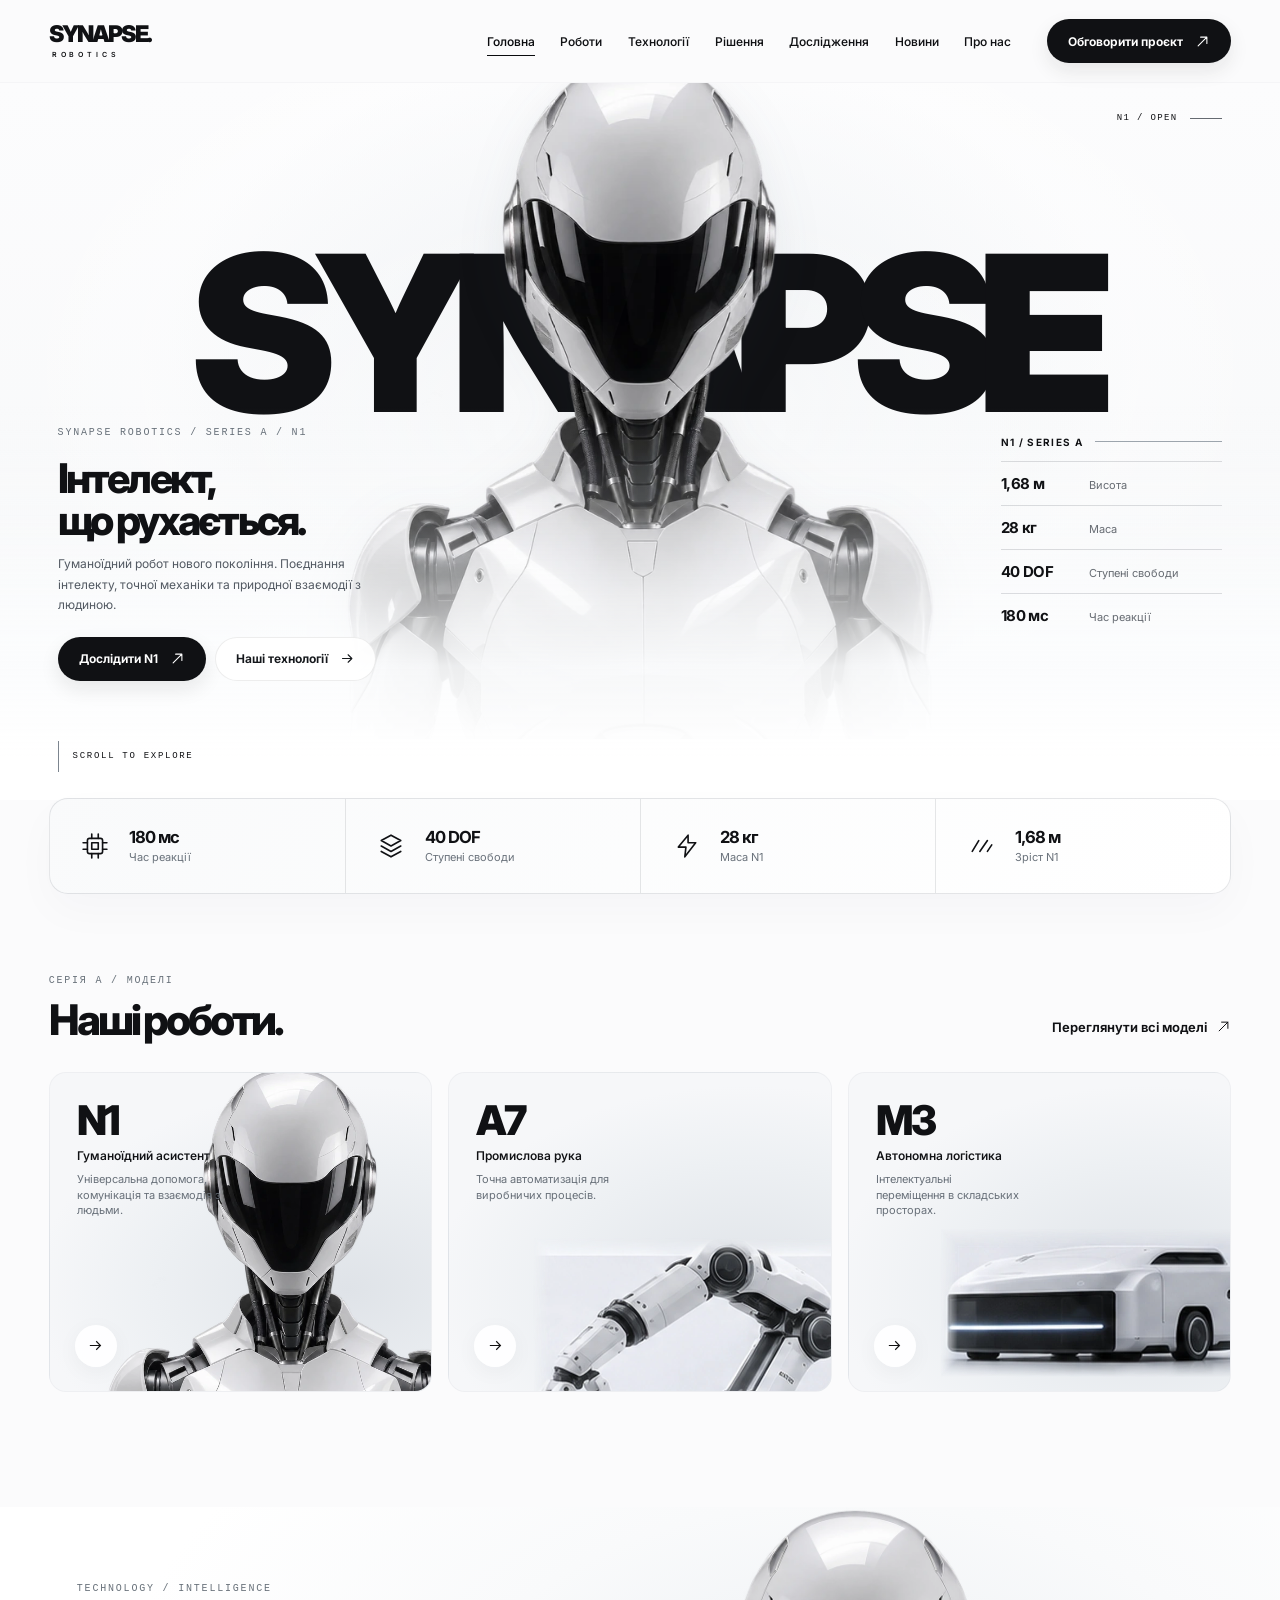
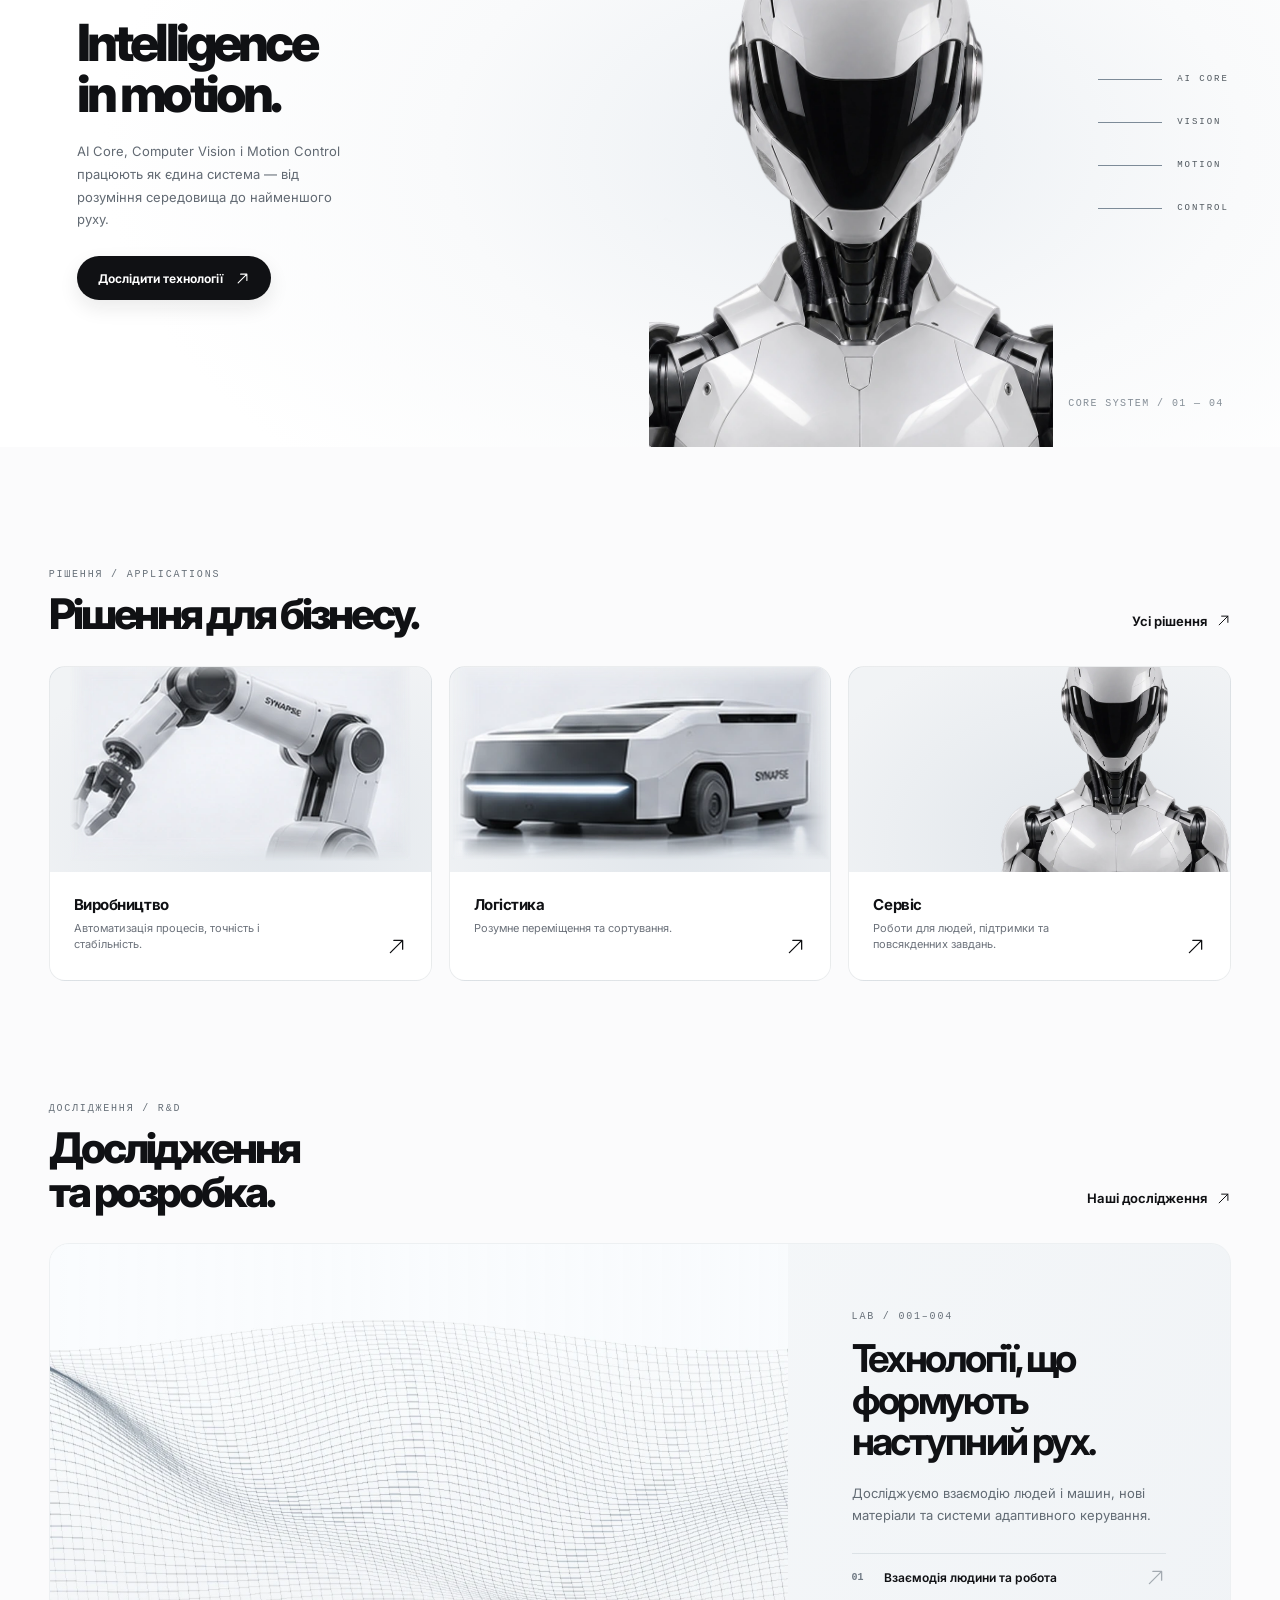
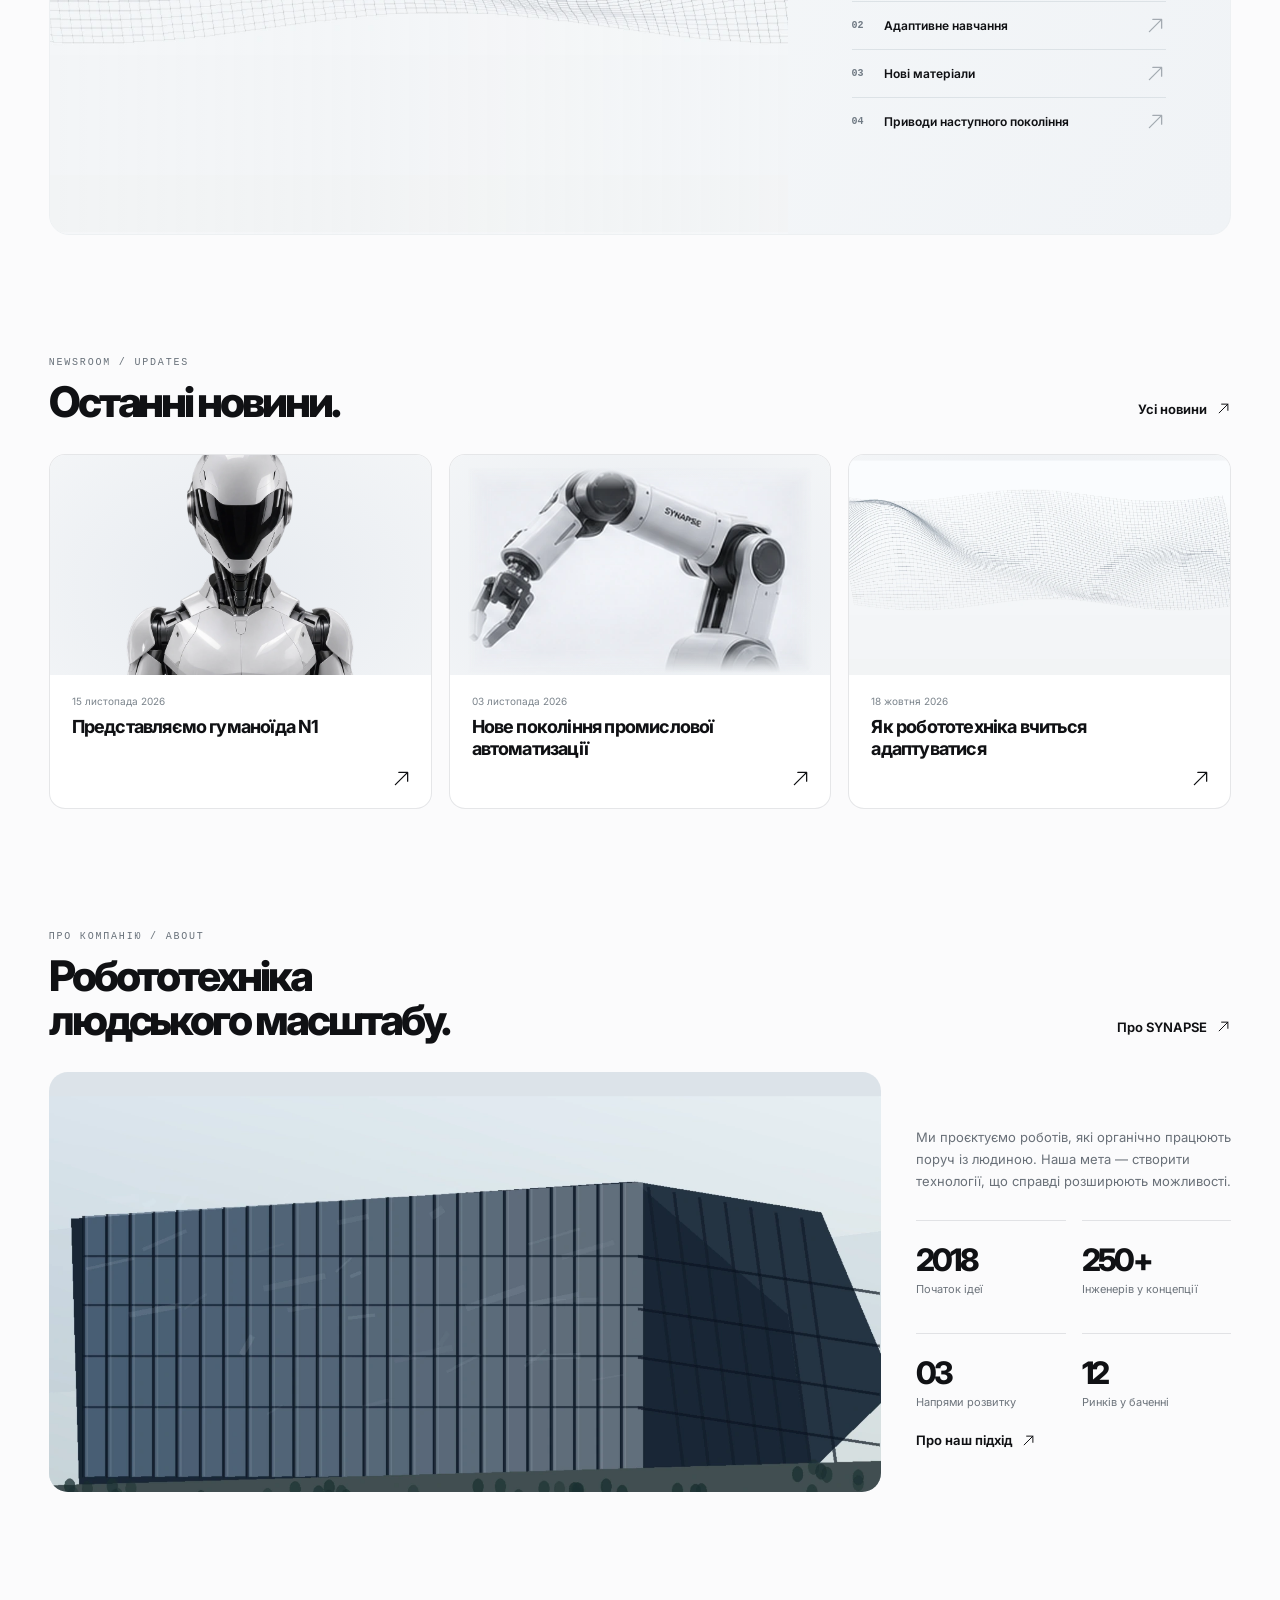
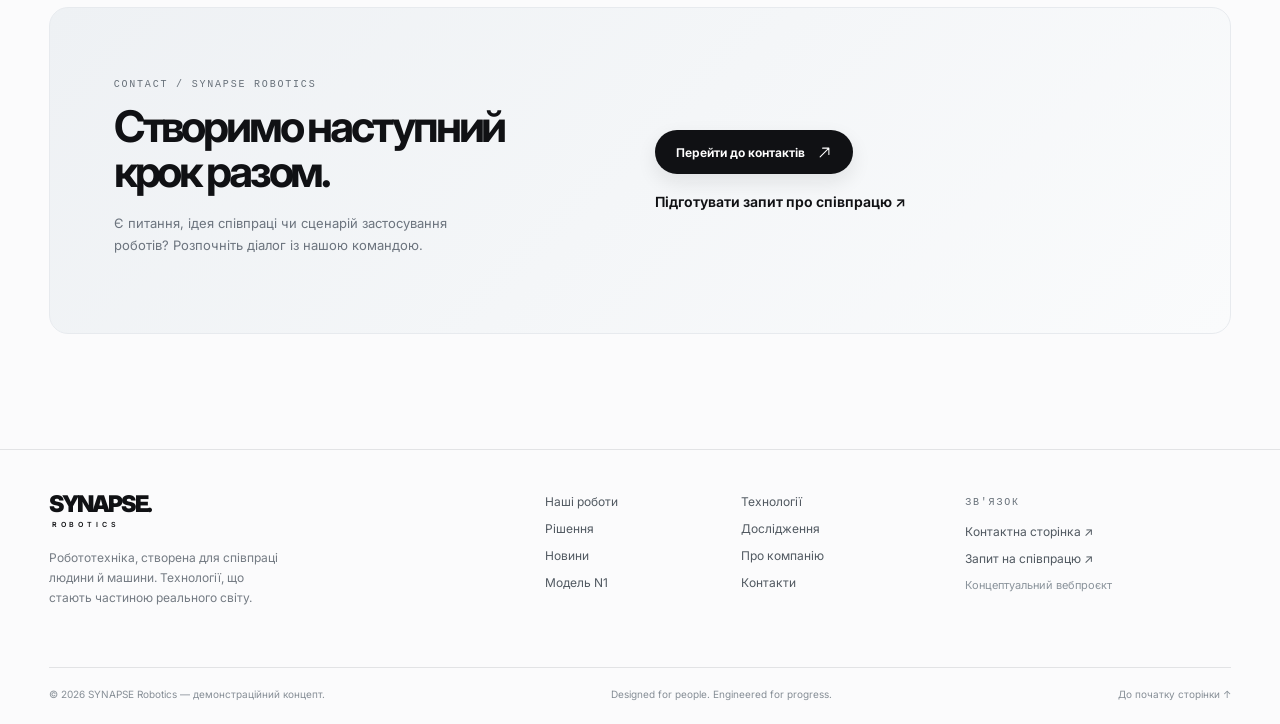
<file: index.html>
<!DOCTYPE html>
<html lang="uk">
    <head>
        <meta charset="utf-8"/>
        <meta content="width=device-width, initial-scale=1" name="viewport"/>
        <meta content="#fbfbfc" name="theme-color"/>
        <meta content="SYNAPSE Robotics — концептуальна робототехнічна компанія. Моделі N1, A7, M3, технології, рішення й дослідження." name="description"/>
        <meta content="Інтелект, що рухається — SYNAPSE Robotics" property="og:title"/>
        <meta content="SYNAPSE Robotics — концептуальна робототехнічна компанія. Моделі N1, A7, M3, технології, рішення й дослідження." property="og:description"/>
        <title>
            Інтелект, що рухається | SYNAPSE Robotics
        </title>
        <link as="image" fetchpriority="high" href="assets/images/n1-1165.webp" imagesizes="(max-width: 767px) 100vw, 46vw" imagesrcset="assets/images/n1-480.webp 480w, assets/images/n1-720.webp 720w, assets/images/n1-960.webp 960w, assets/images/n1-1165.webp 1165w" rel="preload"/>
        <link href="assets/css/style.css" rel="stylesheet"/>
        <script defer="" src="assets/js/main.js">
        </script>
    </head>
    <body>
        <noscript>
            <div class="js-required">
                Для анімацій SYNAPSE потрібно ввімкнути JavaScript у браузері.
            </div>
        </noscript>
        <header class="site-header" id="top">
            <div class="header-inner">
                <a aria-label="SYNAPSE Robotics — головна" class="brand" aria-current="location" href="#hero">
                    <span>
                        SYNAPSE.
                    </span>
                    <span class="brand__sub">
                        ROBOTICS
                    </span>
                </a>
                <nav aria-label="Основна навігація" class="site-nav">
                    <a  aria-current="location" href="#hero">
                        Головна
                    </a>
                    <a href="#robots">
                        Роботи
                    </a>
                    <a href="#technology">
                        Технології
                    </a>
                    <a href="#solutions">
                        Рішення
                    </a>
                    <a href="#research">
                        Дослідження
                    </a>
                    <a href="#news">
                        Новини
                    </a>
                    <a href="#about">
                        Про нас
                    </a>
                </nav>
                <div class="header-cta">
                    <a class="btn btn-dark" href="#contact">
                        Обговорити проєкт
                        <svg aria-hidden="true" viewbox="0 0 24 24">
                            <path d="M5 19 19 5M9 5h10v10">
                            </path>
                        </svg>
                    </a>
                </div>
                <button aria-controls="mobile-menu" aria-expanded="false" aria-label="Відкрити меню" class="mobile-toggle" type="button">
                    <span>
                    </span>
                </button>
            </div>
            <nav aria-label="Мобільна навігація" class="mobile-panel" id="mobile-menu">
                <a  aria-current="location" href="#hero">
                    Головна
                </a>
                <a href="#robots">
                    Роботи
                </a>
                <a href="#technology">
                    Технології
                </a>
                <a href="#solutions">
                    Рішення
                </a>
                <a href="#research">
                    Дослідження
                </a>
                <a href="#news">
                    Новини
                </a>
                <a href="#about">
                    Про нас
                </a>
                <a class="btn btn-dark" href="#contact">
                    Зв’язатися з нами
                    <svg aria-hidden="true" viewbox="0 0 24 24">
                        <path d="M5 19 19 5M9 5h10v10">
                        </path>
                    </svg>
                </a>
            </nav>
        </header>
        <main id="main-content">
            <section aria-label="Гуманоїдний робот N1" class="hero" id="hero">
                <div aria-hidden="true" class="hero__atmosphere">
                </div>
                <div aria-hidden="true" class="hero__word">
                    SYNAPSE
                </div>
                <div class="hero__robot-stage">
                    <img alt="Гуманоїдний робот SYNAPSE N1: білий корпус, темний візор і деталізовані механізми" class="hero__robot" decoding="async" fetchpriority="high" height="1350" sizes="(max-width: 767px) 100vw, 46vw" src="assets/images/n1-1165.webp" srcset="assets/images/n1-480.webp 480w, assets/images/n1-720.webp 720w, assets/images/n1-960.webp 960w, assets/images/n1-1165.webp 1165w" width="1165"/>
                </div>
                <div aria-hidden="true" class="hero__fade">
                </div>
                <span class="hero__index monolabel">
                    N1 / OPEN
                </span>
                <div class="hero__copy">
                    <span class="eyebrow">
                        SYNAPSE ROBOTICS / SERIES A / N1
                    </span>
                    <h1>
                        Інтелект,
                        <br/>
                        що рухається.
                    </h1>
                    <p>
                        Гуманоїдний робот нового покоління. Поєднання інтелекту, точної механіки та природної взаємодії з людиною.
                    </p>
                    <div class="hero__buttons">
                        <a class="btn btn-dark" href="pages/robot-n1.html">
                            Дослідити N1
                            <svg aria-hidden="true" viewbox="0 0 24 24">
                                <path d="M5 19 19 5M9 5h10v10">
                                </path>
                            </svg>
                        </a>
                        <a class="btn btn-light" href="#technology">
                            Наші технології
                            <svg aria-hidden="true" viewbox="0 0 24 24">
                                <path d="M4 12h15m-6-6 6 6-6 6">
                                </path>
                            </svg>
                        </a>
                    </div>
                </div>
                <aside aria-label="Характеристики N1" class="hero__specs">
                    <div class="hero__spec-heading">
                        N1 / SERIES A
                    </div>
                    <div class="hero__spec-item">
                        <strong>
                            1,68 м
                        </strong>
                        <span>
                            Висота
                        </span>
                    </div>
                    <div class="hero__spec-item">
                        <strong>
                            28 кг
                        </strong>
                        <span>
                            Маса
                        </span>
                    </div>
                    <div class="hero__spec-item">
                        <strong>
                            40 DOF
                        </strong>
                        <span>
                            Ступені свободи
                        </span>
                    </div>
                    <div class="hero__spec-item">
                        <strong>
                            180 мс
                        </strong>
                        <span>
                            Час реакції
                        </span>
                    </div>
                </aside>
                <a class="hero__scroll monolabel" href="#robots">
                    SCROLL TO EXPLORE
                </a>
            </section>
            <div class="spec-strip container" data-reveal="">
                <div class="spec-strip__item">
                    <span class="icon">
                        <svg aria-hidden="true" viewbox="0 0 24 24">
                            <rect height="14" rx="2" width="14" x="5" y="5">
                            </rect>
                            <path d="M9 9h6v6H9zM9 1v4m6-4v4M9 19v4m6-4v4M1 9h4m-4 6h4m14-6h4m-4 6h4">
                            </path>
                        </svg>
                    </span>
                    <div>
                        <strong>
                            180 мс
                        </strong>
                        <span>
                            Час реакції
                        </span>
                    </div>
                </div>
                <div class="spec-strip__item">
                    <span class="icon">
                        <svg aria-hidden="true" viewbox="0 0 24 24">
                            <path d="m12 2 9 5-9 5-9-5 9-5Zm-9 10 9 5 9-5M3 17l9 5 9-5">
                            </path>
                        </svg>
                    </span>
                    <div>
                        <strong>
                            40 DOF
                        </strong>
                        <span>
                            Ступені свободи
                        </span>
                    </div>
                </div>
                <div class="spec-strip__item">
                    <span class="icon">
                        <svg aria-hidden="true" viewbox="0 0 24 24">
                            <path d="M13 2 4 13h7l-1 9 10-13h-7V2Z">
                            </path>
                        </svg>
                    </span>
                    <div>
                        <strong>
                            28 кг
                        </strong>
                        <span>
                            Маса N1
                        </span>
                    </div>
                </div>
                <div class="spec-strip__item">
                    <span class="icon">
                        <svg aria-hidden="true" viewbox="0 0 24 24">
                            <path d="M3 17 9 7m1 10 7-10m0 10 4-6">
                            </path>
                        </svg>
                    </span>
                    <div>
                        <strong>
                            1,68 м
                        </strong>
                        <span>
                            Зріст N1
                        </span>
                    </div>
                </div>
            </div>
            <section class="section container" id="robots">
                <div class="section-head" data-reveal="">
                    <div>
                        <span class="eyebrow">
                            СЕРІЯ А / МОДЕЛІ
                        </span>
                        <h2>
                            Наші роботи.
                        </h2>
                    </div>
                    <a class="link-arrow" href="pages/robots.html">
                        Переглянути всі моделі
                        <svg aria-hidden="true" viewbox="0 0 24 24">
                            <path d="M5 19 19 5M9 5h10v10">
                            </path>
                        </svg>
                    </a>
                </div>
                <div class="product-grid">
                    <a class="product-card product-card--n1" data-reveal="card" href="pages/robot-n1.html">
                        <div class="product-card__name">
                            <strong>
                                N1
                            </strong>
                            <small>
                                Гуманоїдний асистент
                            </small>
                            <p>
                                Універсальна допомога, комунікація та взаємодія з людьми.
                            </p>
                        </div>
                        <span aria-hidden="true" class="product-card__visual">
                            <img alt="N1 — Гуманоїдний асистент" class="product-card__image" decoding="async" loading="lazy" src="assets/images/n1-720.webp"/>
                        </span>
                        <span aria-hidden="true" class="round-arrow">
                            <svg aria-hidden="true" viewbox="0 0 24 24">
                                <path d="M4 12h15m-6-6 6 6-6 6">
                                </path>
                            </svg>
                        </span>
                    </a>
                    <a class="product-card product-card--a7" data-reveal="card" href="pages/robot-a7.html">
                        <div class="product-card__name">
                            <strong>
                                A7
                            </strong>
                            <small>
                                Промислова рука
                            </small>
                            <p>
                                Точна автоматизація для виробничих процесів.
                            </p>
                        </div>
                        <span aria-hidden="true" class="product-card__visual">
                            <img alt="A7 — Промислова рука" class="product-card__image" decoding="async" loading="lazy" src="assets/images/a7-arm.webp"/>
                        </span>
                        <span aria-hidden="true" class="round-arrow">
                            <svg aria-hidden="true" viewbox="0 0 24 24">
                                <path d="M4 12h15m-6-6 6 6-6 6">
                                </path>
                            </svg>
                        </span>
                    </a>
                    <a class="product-card product-card--m3" data-reveal="card" href="pages/robot-m3.html">
                        <div class="product-card__name">
                            <strong>
                                M3
                            </strong>
                            <small>
                                Автономна логістика
                            </small>
                            <p>
                                Інтелектуальні переміщення в складських просторах.
                            </p>
                        </div>
                        <span aria-hidden="true" class="product-card__visual">
                            <img alt="M3 — Автономна логістика" class="product-card__image" decoding="async" loading="lazy" src="assets/images/m3-carrier.webp"/>
                        </span>
                        <span aria-hidden="true" class="round-arrow">
                            <svg aria-hidden="true" viewbox="0 0 24 24">
                                <path d="M4 12h15m-6-6 6 6-6 6">
                                </path>
                            </svg>
                        </span>
                    </a>
                </div>
            </section>
            <section class="section" id="technology">
                <div class="technology-showcase">
                    <div class="technology-showcase__copy" data-reveal="">
                        <span class="eyebrow">
                            TECHNOLOGY / INTELLIGENCE
                        </span>
                        <h2>
                            Intelligence
                            <br/>
                            in motion.
                        </h2>
                        <p>
                            AI Core, Computer Vision і Motion Control працюють як єдина система — від розуміння середовища до найменшого руху.
                        </p>
                        <a class="btn btn-dark" href="pages/technology.html">
                            Дослідити технології
                            <svg aria-hidden="true" viewbox="0 0 24 24">
                                <path d="M5 19 19 5M9 5h10v10">
                                </path>
                            </svg>
                        </a>
                    </div>
                    <div aria-hidden="true" class="technology-showcase__image" data-reveal="visual">
                        <img alt="" loading="lazy" src="assets/images/n1-portrait.webp"/>
                    </div>
                    <div class="technology-showcase__labels">
                        <span>
                            AI CORE
                        </span>
                        <span>
                            VISION
                        </span>
                        <span>
                            MOTION
                        </span>
                        <span>
                            CONTROL
                        </span>
                    </div>
                    <div class="technology-showcase__indexes monolabel">
                        CORE SYSTEM / 01 — 04
                    </div>
                </div>
            </section>
            <section class="section container" id="solutions">
                <div class="section-head" data-reveal="">
                    <div>
                        <span class="eyebrow">
                            РІШЕННЯ / APPLICATIONS
                        </span>
                        <h2>
                            Рішення для бізнесу.
                        </h2>
                    </div>
                    <a class="link-arrow" href="pages/solutions.html">
                        Усі рішення
                        <svg aria-hidden="true" viewbox="0 0 24 24">
                            <path d="M5 19 19 5M9 5h10v10">
                            </path>
                        </svg>
                    </a>
                </div>
                <div class="tile-grid">
                    <a data-reveal="card" class="tile-card tile-card--arm" href="pages/solutions.html#manufacturing">
                        <div class="tile-card__visual">
                            <img alt="Напрям Виробництво" decoding="async" loading="lazy" src="assets/images/a7-arm-detail.webp"/>
                        </div>
                        <div class="tile-card__foot">
                            <div>
                                <strong>
                                    Виробництво
                                </strong>
                                <p>
                                    Автоматизація процесів, точність і стабільність.
                                </p>
                            </div>
                            <span class="icon">
                                <svg aria-hidden="true" viewbox="0 0 24 24">
                                    <path d="M5 19 19 5M9 5h10v10">
                                    </path>
                                </svg>
                            </span>
                        </div>
                    </a>
                    <a data-reveal="card" class="tile-card tile-card--transport" href="pages/solutions.html#logistics">
                        <div class="tile-card__visual">
                            <img alt="Напрям Логістика" decoding="async" loading="lazy" src="assets/images/m3-detail.webp"/>
                        </div>
                        <div class="tile-card__foot">
                            <div>
                                <strong>
                                    Логістика
                                </strong>
                                <p>
                                    Розумне переміщення та сортування.
                                </p>
                            </div>
                            <span class="icon">
                                <svg aria-hidden="true" viewbox="0 0 24 24">
                                    <path d="M5 19 19 5M9 5h10v10">
                                    </path>
                                </svg>
                            </span>
                        </div>
                    </a>
                    <a data-reveal="card" class="tile-card tile-card--service" href="pages/solutions.html#service">
                        <div class="tile-card__visual">
                            <img alt="Напрям Сервіс" decoding="async" loading="lazy" src="assets/images/n1-720.webp"/>
                        </div>
                        <div class="tile-card__foot">
                            <div>
                                <strong>
                                    Сервіс
                                </strong>
                                <p>
                                    Роботи для людей, підтримки та повсякденних завдань.
                                </p>
                            </div>
                            <span class="icon">
                                <svg aria-hidden="true" viewbox="0 0 24 24">
                                    <path d="M5 19 19 5M9 5h10v10">
                                    </path>
                                </svg>
                            </span>
                        </div>
                    </a>
                </div>
            </section>
            <section class="section container" id="research">
                <div class="section-head" data-reveal="">
                    <div>
                        <span class="eyebrow">
                            ДОСЛІДЖЕННЯ / R&D
                        </span>
                        <h2>
                            Дослідження
                            <br/>
                            та розробка.
                        </h2>
                    </div>
                    <a class="link-arrow" href="pages/research.html">
                        Наші дослідження
                        <svg aria-hidden="true" viewbox="0 0 24 24">
                            <path d="M5 19 19 5M9 5h10v10">
                            </path>
                        </svg>
                    </a>
                </div>
                <div class="research-feature" data-reveal="">
                    <div class="research-feature__visual" data-reveal="visual">
                        <img alt="Абстрактна тривимірна дослідницька сітка поверхні" loading="lazy" src="assets/images/research-mesh.webp"/>
                    </div>
                    <div class="research-feature__content">
                        <span class="eyebrow">
                            LAB / 001–004
                        </span>
                        <h3>
                            Технології, що формують наступний рух.
                        </h3>
                        <p>
                            Досліджуємо взаємодію людей і машин, нові матеріали та системи адаптивного керування.
                        </p>
                        <div class="research-list">
                            <a href="pages/research.html#hri">
                                <span>
                                    01
                                </span>
                                Взаємодія людини та робота
                                <span class="icon">
                                    <svg aria-hidden="true" viewbox="0 0 24 24">
                                        <path d="M5 19 19 5M9 5h10v10">
                                        </path>
                                    </svg>
                                </span>
                            </a>
                            <a href="pages/research.html#learning">
                                <span>
                                    02
                                </span>
                                Адаптивне навчання
                                <span class="icon">
                                    <svg aria-hidden="true" viewbox="0 0 24 24">
                                        <path d="M5 19 19 5M9 5h10v10">
                                        </path>
                                    </svg>
                                </span>
                            </a>
                            <a href="pages/research.html#materials">
                                <span>
                                    03
                                </span>
                                Нові матеріали
                                <span class="icon">
                                    <svg aria-hidden="true" viewbox="0 0 24 24">
                                        <path d="M5 19 19 5M9 5h10v10">
                                        </path>
                                    </svg>
                                </span>
                            </a>
                            <a href="pages/research.html#actuators">
                                <span>
                                    04
                                </span>
                                Приводи наступного покоління
                                <span class="icon">
                                    <svg aria-hidden="true" viewbox="0 0 24 24">
                                        <path d="M5 19 19 5M9 5h10v10">
                                        </path>
                                    </svg>
                                </span>
                            </a>
                        </div>
                    </div>
                </div>
            </section>
            <section class="section container" id="news">
                <div class="section-head" data-reveal="">
                    <div>
                        <span class="eyebrow">
                            NEWSROOM / UPDATES
                        </span>
                        <h2>
                            Останні новини.
                        </h2>
                    </div>
                    <a class="link-arrow" href="pages/news.html">
                        Усі новини
                        <svg aria-hidden="true" viewbox="0 0 24 24">
                            <path d="M5 19 19 5M9 5h10v10">
                            </path>
                        </svg>
                    </a>
                </div>
                <div class="news-grid">
                    <a class="news-card" data-reveal="card" data-category="n1" href="pages/news.html#article-n1">
                        <div class="news-card__image news-card__image--robot">
                            <img alt="Ілюстрація: Представляємо гуманоїда N1" decoding="async" loading="lazy" src="assets/images/n1-720.webp"/>
                        </div>
                        <div class="news-card__body">
                            <time>
                                15 листопада 2026
                            </time>
                            <h3>
                                Представляємо гуманоїда N1
                            </h3>
                            <span class="icon">
                                <svg aria-hidden="true" viewbox="0 0 24 24">
                                    <path d="M5 19 19 5M9 5h10v10">
                                    </path>
                                </svg>
                            </span>
                        </div>
                    </a>
                    <a class="news-card" data-reveal="card" data-category="industry" href="pages/news.html#article-industry">
                        <div class="news-card__image news-card__image--arm">
                            <img alt="Ілюстрація: Нове покоління промислової автоматизації" decoding="async" loading="lazy" src="assets/images/a7-arm-detail.webp"/>
                        </div>
                        <div class="news-card__body">
                            <time>
                                03 листопада 2026
                            </time>
                            <h3>
                                Нове покоління промислової автоматизації
                            </h3>
                            <span class="icon">
                                <svg aria-hidden="true" viewbox="0 0 24 24">
                                    <path d="M5 19 19 5M9 5h10v10">
                                    </path>
                                </svg>
                            </span>
                        </div>
                    </a>
                    <a class="news-card" data-reveal="card" data-category="science" href="pages/news.html#article-science">
                        <div class="news-card__image news-card__image--mesh">
                            <img alt="Ілюстрація: Як робототехніка вчиться адаптуватися" decoding="async" loading="lazy" src="assets/images/research-mesh.webp"/>
                        </div>
                        <div class="news-card__body">
                            <time>
                                18 жовтня 2026
                            </time>
                            <h3>
                                Як робототехніка вчиться адаптуватися
                            </h3>
                            <span class="icon">
                                <svg aria-hidden="true" viewbox="0 0 24 24">
                                    <path d="M5 19 19 5M9 5h10v10">
                                    </path>
                                </svg>
                            </span>
                        </div>
                    </a>
                </div>
            </section>
            <section class="section container" id="about">
                <div class="section-head" data-reveal="">
                    <div>
                        <span class="eyebrow">
                            ПРО КОМПАНІЮ / ABOUT
                        </span>
                        <h2>
                            Робототехніка
                            <br/>
                            людського масштабу.
                        </h2>
                    </div>
                    <a class="link-arrow" href="pages/about.html">
                        Про SYNAPSE
                        <svg aria-hidden="true" viewbox="0 0 24 24">
                            <path d="M5 19 19 5M9 5h10v10">
                            </path>
                        </svg>
                    </a>
                </div>
                <div class="company-feature" data-reveal="">
                    <div class="company-feature__image" data-reveal="visual">
                        <img alt="Концептуальна скляна архітектура дослідницького кампусу SYNAPSE" loading="lazy" src="assets/images/synapse-campus.webp"/>
                    </div>
                    <div class="company-feature__copy">
                        <p>
                            Ми проєктуємо роботів, які органічно працюють поруч із людиною. Наша мета — створити технології, що справді розширюють можливості.
                        </p>
                        <div class="metric-grid">
                            <div class="metric">
                                <strong>
                                    2018
                                </strong>
                                <span>
                                    Початок ідеї
                                </span>
                            </div>
                            <div class="metric">
                                <strong>
                                    250+
                                </strong>
                                <span>
                                    Інженерів у концепції
                                </span>
                            </div>
                            <div class="metric">
                                <strong>
                                    03
                                </strong>
                                <span>
                                    Напрями розвитку
                                </span>
                            </div>
                            <div class="metric">
                                <strong>
                                    12
                                </strong>
                                <span>
                                    Ринків у баченні
                                </span>
                            </div>
                        </div>
                        <a class="link-arrow" href="pages/about.html">
                            Про наш підхід
                            <svg aria-hidden="true" viewbox="0 0 24 24">
                                <path d="M5 19 19 5M9 5h10v10">
                                </path>
                            </svg>
                        </a>
                    </div>
                </div>
            </section>
            <section class="container section" data-reveal="" id="contact">
                <div class="contact-band">
                    <div>
                        <span class="eyebrow">
                            CONTACT / SYNAPSE ROBOTICS
                        </span>
                        <h2>
                            Створимо наступний
                            <br/>
                            крок разом.
                        </h2>
                        <p>
                            Є питання, ідея співпраці чи сценарій застосування роботів? Розпочніть діалог із нашою командою.
                        </p>
                    </div>
                    <div class="contact-band__right">
                        <a class="btn btn-dark" href="pages/contact.html">
                            Перейти до контактів
                            <svg aria-hidden="true" viewbox="0 0 24 24">
                                <path d="M5 19 19 5M9 5h10v10">
                                </path>
                            </svg>
                        </a>
                        <a href="pages/contact.html#request">
                            Підготувати запит про співпрацю ↗
                        </a>
                    </div>
                </div>
            </section>
        </main>
        <footer class="site-footer">
            <div class="container">
                <div class="footer-grid">
                    <div class="footer-brand">
                        <a aria-label="На головну" class="brand" href="#hero">
                            <span>
                                SYNAPSE.
                            </span>
                            <span class="brand__sub">
                                ROBOTICS
                            </span>
                        </a>
                        <p>
                            Робототехніка, створена для співпраці людини й машини. Технології, що стають частиною реального світу.
                        </p>
                    </div>
                    <nav aria-label="Навігація футера" class="footer-links">
                        <a href="#robots">
                            Наші роботи
                        </a>
                        <a href="#technology">
                            Технології
                        </a>
                        <a href="#solutions">
                            Рішення
                        </a>
                        <a href="#research">
                            Дослідження
                        </a>
                        <a href="#news">
                            Новини
                        </a>
                        <a href="#about">
                            Про компанію
                        </a>
                        <a href="pages/robot-n1.html">
                            Модель N1
                        </a>
                        <a href="#contact">
                            Контакти
                        </a>
                    </nav>
                    <div class="footer-contact">
                        <span class="eyebrow">
                            ЗВ'ЯЗОК
                        </span>
                        <a href="#contact">
                            Контактна сторінка ↗
                        </a>
                        <a href="pages/contact.html#request">
                            Запит на співпрацю ↗
                        </a>
                        <span class="footer-concept-note">
                            Концептуальний вебпроєкт
                        </span>
                    </div>
                </div>
                <div class="footer-bottom">
                    <span>
                        © 2026 SYNAPSE Robotics — демонстраційний концепт.
                    </span>
                    <span>
                        Designed for people. Engineered for progress.
                    </span>
                    <a href="#top">
                        До початку сторінки ↑
                    </a>
                </div>
            </div>
        </footer>
    </body>
</html>
</file>
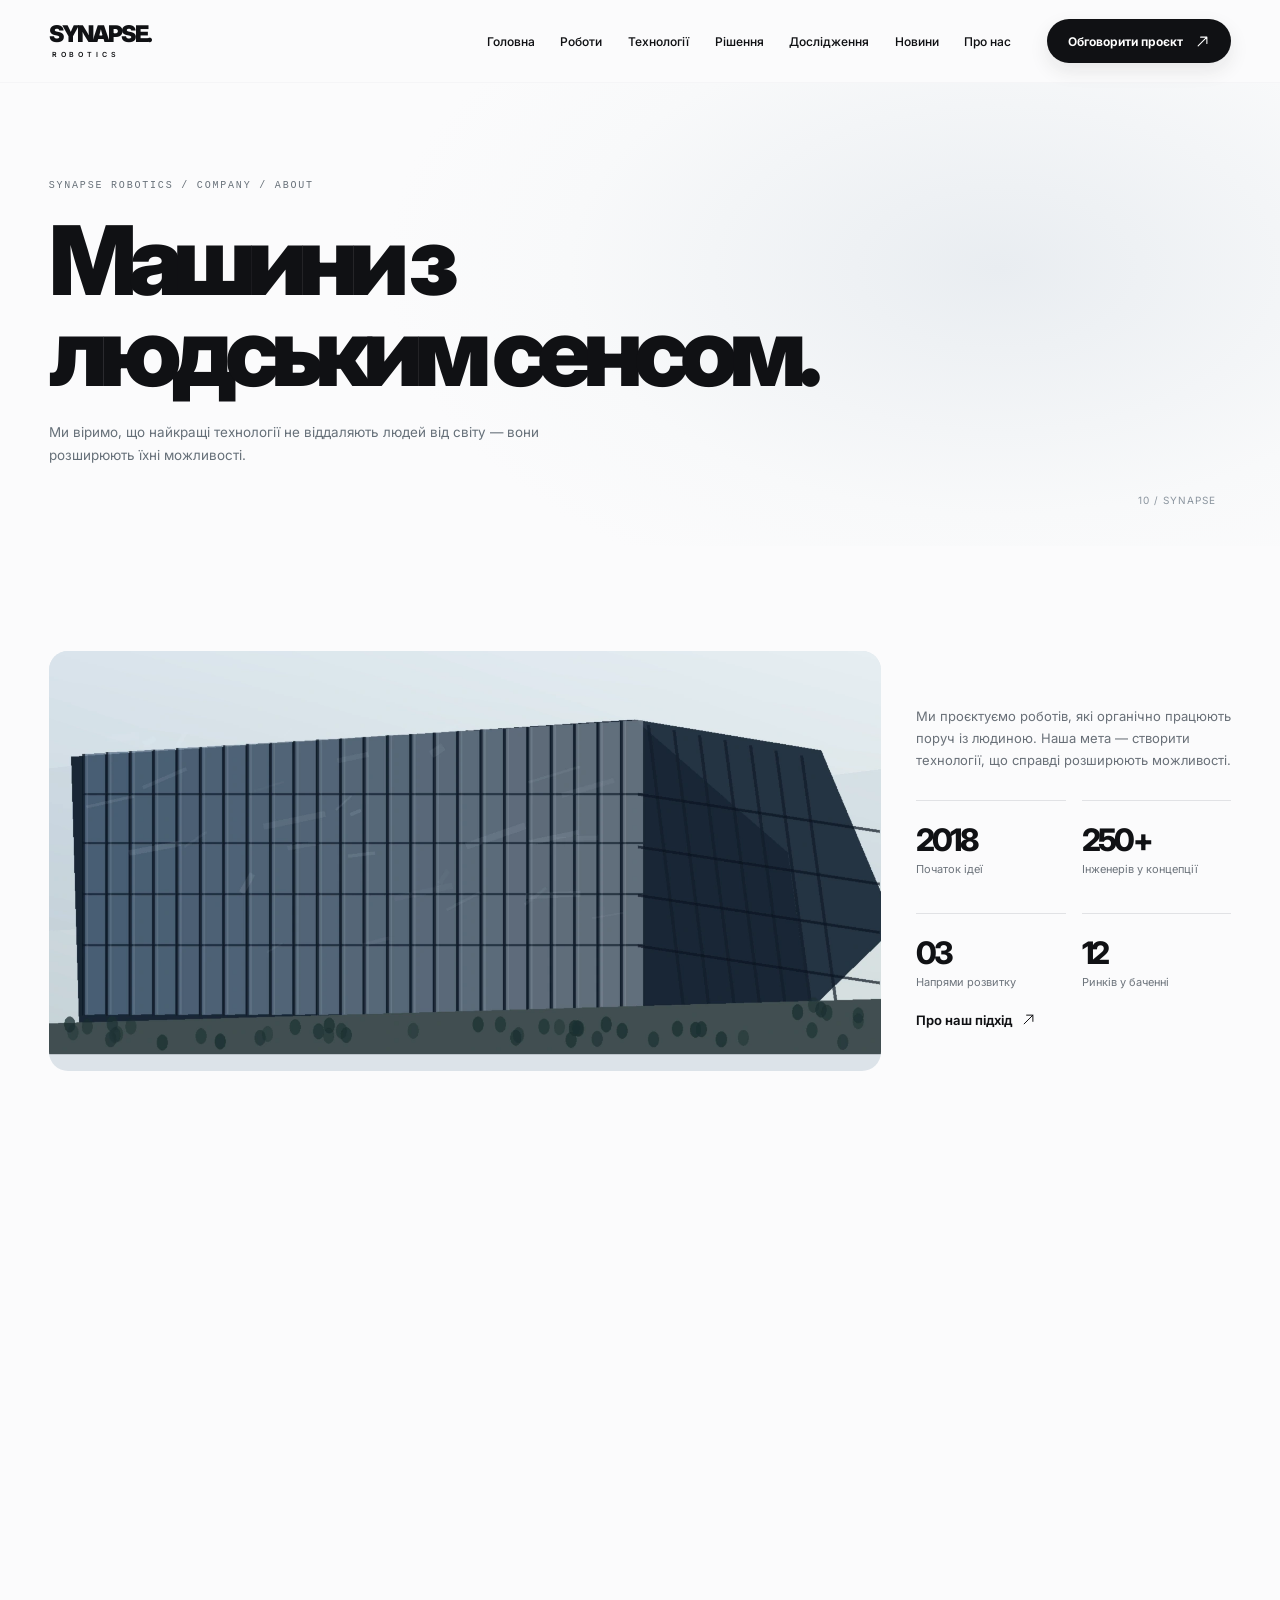
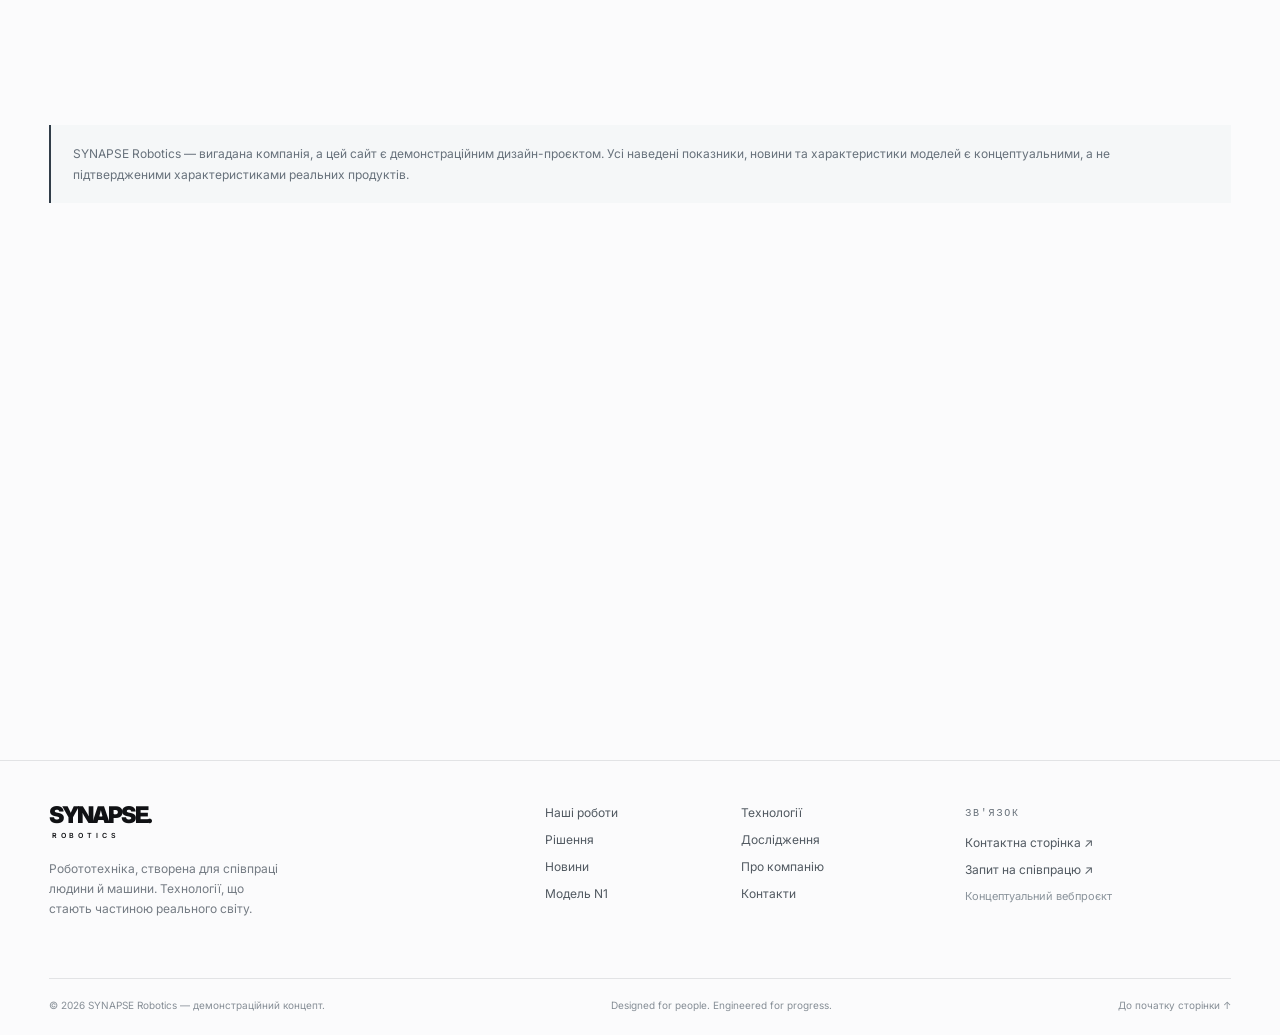
<file: pages/about.html>
<!DOCTYPE html>
<html lang="uk">
    <head>
        <meta charset="utf-8"/>
        <meta content="width=device-width, initial-scale=1" name="viewport"/>
        <meta content="#fbfbfc" name="theme-color"/>
        <meta content="Філософія та інженерне бачення SYNAPSE Robotics — концептуальної робототехнічної компанії." name="description"/>
        <meta content="Про компанію — SYNAPSE Robotics" property="og:title"/>
        <meta content="Філософія та інженерне бачення SYNAPSE Robotics — концептуальної робототехнічної компанії." property="og:description"/>
        <title>
            Про компанію | SYNAPSE Robotics
        </title>
        <link href="../assets/css/style.css" rel="stylesheet"/>
        <script defer="" src="../assets/js/main.js">
        </script>
    </head>
    <body>
        <noscript>
            <div class="js-required">
                Для анімацій SYNAPSE потрібно ввімкнути JavaScript у браузері.
            </div>
        </noscript>
        <header class="site-header" id="top">
            <div class="header-inner">
                <a aria-label="SYNAPSE Robotics — головна" class="brand" href="../index.html">
                    <span>
                        SYNAPSE.
                    </span>
                    <span class="brand__sub">
                        ROBOTICS
                    </span>
                </a>
                <nav aria-label="Основна навігація" class="site-nav">
                    <a href="../index.html">
                        Головна
                    </a>
                    <a href="../index.html#robots">
                        Роботи
                    </a>
                    <a href="../index.html#technology">
                        Технології
                    </a>
                    <a href="../index.html#solutions">
                        Рішення
                    </a>
                    <a href="../index.html#research">
                        Дослідження
                    </a>
                    <a href="../index.html#news">
                        Новини
                    </a>
                    <a  href="../index.html#about">
                        Про нас
                    </a>
                </nav>
                <div class="header-cta">
                    <a class="btn btn-dark" href="../index.html#contact">
                        Обговорити проєкт
                        <svg aria-hidden="true" viewbox="0 0 24 24">
                            <path d="M5 19 19 5M9 5h10v10">
                            </path>
                        </svg>
                    </a>
                </div>
                <button aria-controls="mobile-menu" aria-expanded="false" aria-label="Відкрити меню" class="mobile-toggle" type="button">
                    <span>
                    </span>
                </button>
            </div>
            <nav aria-label="Мобільна навігація" class="mobile-panel" id="mobile-menu">
                <a href="../index.html">
                    Головна
                </a>
                <a href="../index.html#robots">
                    Роботи
                </a>
                <a href="../index.html#technology">
                    Технології
                </a>
                <a href="../index.html#solutions">
                    Рішення
                </a>
                <a href="../index.html#research">
                    Дослідження
                </a>
                <a href="../index.html#news">
                    Новини
                </a>
                <a  href="../index.html#about">
                    Про нас
                </a>
                <a class="btn btn-dark" href="../index.html#contact">
                    Зв’язатися з нами
                    <svg aria-hidden="true" viewbox="0 0 24 24">
                        <path d="M5 19 19 5M9 5h10v10">
                        </path>
                    </svg>
                </a>
            </nav>
        </header>
        <main id="main-content">
            <section class="page-hero">
                <div class="container">
                    <span class="eyebrow">
                        SYNAPSE ROBOTICS / COMPANY / ABOUT
                    </span>
                    <h1>
                        Машини з
                        <br/>
                        людським сенсом.
                    </h1>
                    <p>
                        Ми віримо, що найкращі технології не віддаляють людей від світу — вони розширюють їхні можливості.
                    </p>
                </div>
                <span class="page-hero__index">
                    10 / SYNAPSE
                </span>
            </section>
            <section class="section container section-padded">
                <div class="company-feature" data-reveal="">
                    <div class="company-feature__image">
                        <img alt="Концептуальна скляна архітектура дослідницького кампусу SYNAPSE" loading="lazy" src="../assets/images/synapse-campus.webp"/>
                    </div>
                    <div class="company-feature__copy">
                        <p>
                            Ми проєктуємо роботів, які органічно працюють поруч із людиною. Наша мета — створити технології, що справді розширюють можливості.
                        </p>
                        <div class="metric-grid">
                            <div class="metric">
                                <strong>
                                    2018
                                </strong>
                                <span>
                                    Початок ідеї
                                </span>
                            </div>
                            <div class="metric">
                                <strong>
                                    250+
                                </strong>
                                <span>
                                    Інженерів у концепції
                                </span>
                            </div>
                            <div class="metric">
                                <strong>
                                    03
                                </strong>
                                <span>
                                    Напрями розвитку
                                </span>
                            </div>
                            <div class="metric">
                                <strong>
                                    12
                                </strong>
                                <span>
                                    Ринків у баченні
                                </span>
                            </div>
                        </div>
                        <a class="link-arrow" href="../pages/about.html">
                            Про наш підхід
                            <svg aria-hidden="true" viewbox="0 0 24 24">
                                <path d="M5 19 19 5M9 5h10v10">
                                </path>
                            </svg>
                        </a>
                    </div>
                </div>
            </section>
            <section class="section container">
                <div class="page-intro" data-reveal="">
                    <div>
                        <span class="eyebrow">
                            OUR PHILOSOPHY
                        </span>
                        <h2>
                            Людина
                            <br/>
                            у центрі.
                        </h2>
                    </div>
                    <p>
                        Синтез технологій, інженерії та дизайну — основа нашого бачення робототехніки. Ми створюємо концептуальні системи, які можна зрозуміти, яким можна довіряти та які допомагають робити більше.
                    </p>
                </div>
                <div class="feature-grid">
                    <article class="feature-card" data-reveal="">
                        <span class="icon">
                            <svg aria-hidden="true" viewbox="0 0 24 24">
                                <path d="m12 2 8 4v6c0 5-3 8-8 10-5-2-8-5-8-10V6l8-4Z">
                                </path>
                                <path d="m8 12 3 3 5-6">
                                </path>
                            </svg>
                        </span>
                        <h3>
                            Довіра
                        </h3>
                        <p>
                            Прозорі принципи роботи, надійність і безпечна взаємодія.
                        </p>
                    </article>
                    <article class="feature-card" data-reveal="">
                        <span class="icon">
                            <svg aria-hidden="true" viewbox="0 0 24 24">
                                <circle cx="12" cy="12" r="9">
                                </circle>
                                <circle cx="12" cy="12" r="5">
                                </circle>
                                <circle cx="12" cy="12" r="1">
                                </circle>
                            </svg>
                        </span>
                        <h3>
                            Інженерна точність
                        </h3>
                        <p>
                            Уважність до деталей корпусу, приводів та програмного забезпечення.
                        </p>
                    </article>
                    <article class="feature-card" data-reveal="">
                        <span class="icon">
                            <svg aria-hidden="true" viewbox="0 0 24 24">
                                <circle cx="12" cy="12" r="9">
                                </circle>
                                <path d="M3 12h18M12 3c6 5 6 13 0 18M12 3c-6 5-6 13 0 18">
                                </path>
                            </svg>
                        </span>
                        <h3>
                            Відповідальний прогрес
                        </h3>
                        <p>
                            Технології з урахуванням реальних потреб людей та організацій.
                        </p>
                    </article>
                </div>
            </section>
            <section class="section container">
                <p class="project-note">
                    SYNAPSE Robotics — вигадана компанія, а цей сайт є демонстраційним дизайн-проєктом. Усі наведені показники, новини та характеристики моделей є концептуальними, а не підтвердженими характеристиками реальних продуктів.
                </p>
            </section>
            <section class="container section" data-reveal="">
                <div class="contact-band">
                    <div>
                        <span class="eyebrow">
                            CONTACT / SYNAPSE ROBOTICS
                        </span>
                        <h2>
                            Створимо наступний
                            <br/>
                            крок разом.
                        </h2>
                        <p>
                            Є питання, ідея співпраці чи сценарій застосування роботів? Розпочніть діалог із нашою командою.
                        </p>
                    </div>
                    <div class="contact-band__right">
                        <a class="btn btn-dark" href="../pages/contact.html">
                            Перейти до контактів
                            <svg aria-hidden="true" viewbox="0 0 24 24">
                                <path d="M5 19 19 5M9 5h10v10">
                                </path>
                            </svg>
                        </a>
                        <a href="../pages/contact.html#request">
                            Підготувати запит про співпрацю ↗
                        </a>
                    </div>
                </div>
            </section>
        </main>
        <footer class="site-footer">
            <div class="container">
                <div class="footer-grid">
                    <div class="footer-brand">
                        <a aria-label="На головну" class="brand" href="../index.html">
                            <span>
                                SYNAPSE.
                            </span>
                            <span class="brand__sub">
                                ROBOTICS
                            </span>
                        </a>
                        <p>
                            Робототехніка, створена для співпраці людини й машини. Технології, що стають частиною реального світу.
                        </p>
                    </div>
                    <nav aria-label="Навігація футера" class="footer-links">
                        <a href="../pages/robots.html">
                            Наші роботи
                        </a>
                        <a href="../pages/technology.html">
                            Технології
                        </a>
                        <a href="../pages/solutions.html">
                            Рішення
                        </a>
                        <a href="../pages/research.html">
                            Дослідження
                        </a>
                        <a href="../pages/news.html">
                            Новини
                        </a>
                        <a href="../pages/about.html">
                            Про компанію
                        </a>
                        <a href="../pages/robot-n1.html">
                            Модель N1
                        </a>
                        <a href="../pages/contact.html">
                            Контакти
                        </a>
                    </nav>
                    <div class="footer-contact">
                        <span class="eyebrow">
                            ЗВ'ЯЗОК
                        </span>
                        <a href="../pages/contact.html">
                            Контактна сторінка ↗
                        </a>
                        <a href="../pages/contact.html#request">
                            Запит на співпрацю ↗
                        </a>
                        <span class="footer-concept-note">
                            Концептуальний вебпроєкт
                        </span>
                    </div>
                </div>
                <div class="footer-bottom">
                    <span>
                        © 2026 SYNAPSE Robotics — демонстраційний концепт.
                    </span>
                    <span>
                        Designed for people. Engineered for progress.
                    </span>
                    <a href="#top">
                        До початку сторінки ↑
                    </a>
                </div>
            </div>
        </footer>
    </body>
</html>
</file>
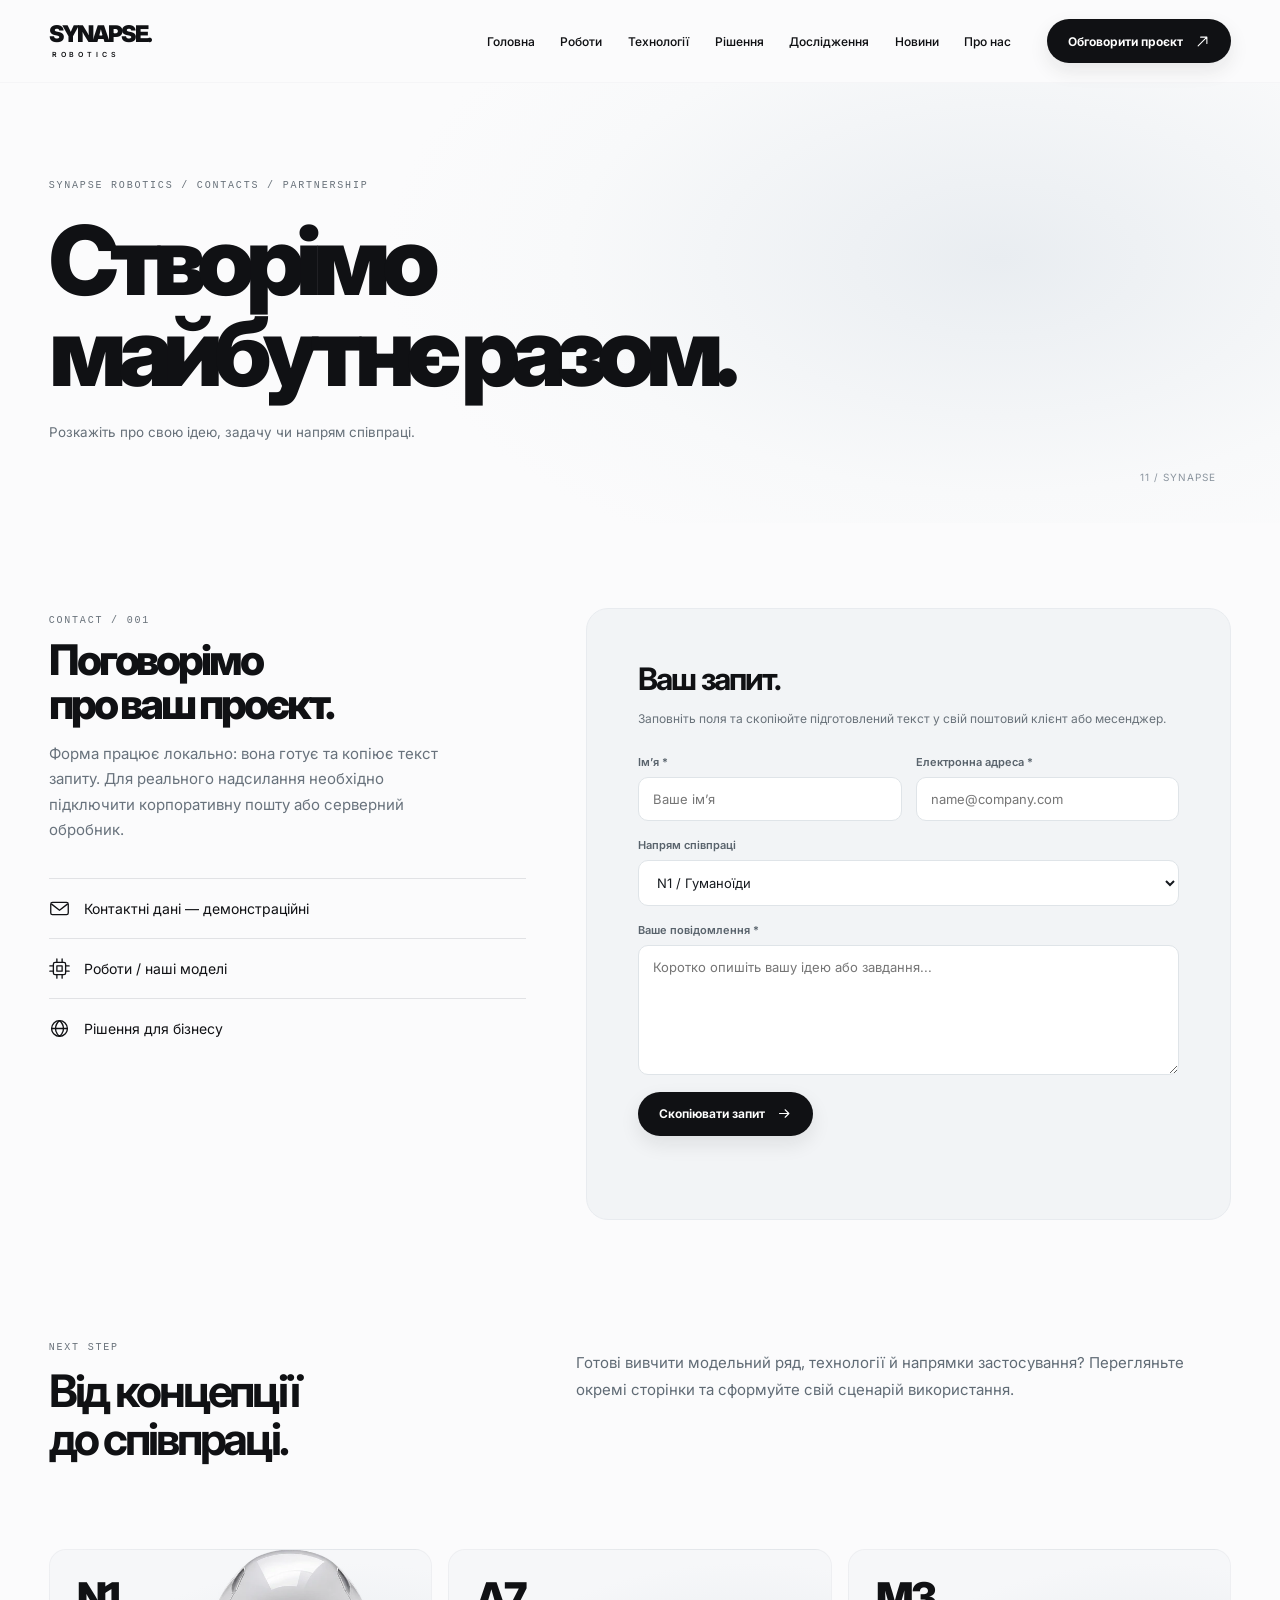
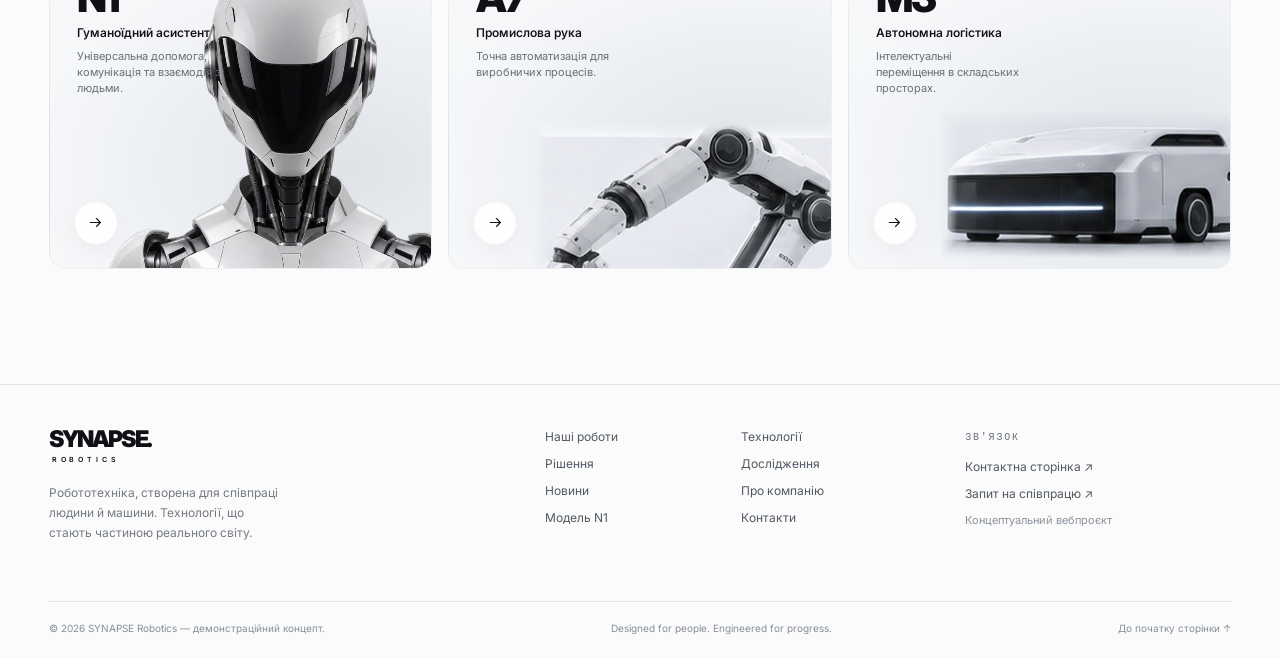
<file: pages/contact.html>
<!DOCTYPE html>
<html lang="uk">
    <head>
        <meta charset="utf-8"/>
        <meta content="width=device-width, initial-scale=1" name="viewport"/>
        <meta content="#fbfbfc" name="theme-color"/>
        <meta content="Контакти SYNAPSE Robotics — форма для підготовки звернення про співпрацю." name="description"/>
        <meta content="Контакти — SYNAPSE Robotics" property="og:title"/>
        <meta content="Контакти SYNAPSE Robotics — форма для підготовки звернення про співпрацю." property="og:description"/>
        <title>
            Контакти | SYNAPSE Robotics
        </title>
        <link href="../assets/css/style.css" rel="stylesheet"/>
        <script defer="" src="../assets/js/main.js">
        </script>
    </head>
    <body>
        <noscript>
            <div class="js-required">
                Для анімацій SYNAPSE потрібно ввімкнути JavaScript у браузері.
            </div>
        </noscript>
        <header class="site-header" id="top">
            <div class="header-inner">
                <a aria-label="SYNAPSE Robotics — головна" class="brand" href="../index.html">
                    <span>
                        SYNAPSE.
                    </span>
                    <span class="brand__sub">
                        ROBOTICS
                    </span>
                </a>
                <nav aria-label="Основна навігація" class="site-nav">
                    <a href="../index.html">
                        Головна
                    </a>
                    <a href="../index.html#robots">
                        Роботи
                    </a>
                    <a href="../index.html#technology">
                        Технології
                    </a>
                    <a href="../index.html#solutions">
                        Рішення
                    </a>
                    <a href="../index.html#research">
                        Дослідження
                    </a>
                    <a href="../index.html#news">
                        Новини
                    </a>
                    <a href="../index.html#about">
                        Про нас
                    </a>
                </nav>
                <div class="header-cta">
                    <a class="btn btn-dark" href="../index.html#contact">
                        Обговорити проєкт
                        <svg aria-hidden="true" viewbox="0 0 24 24">
                            <path d="M5 19 19 5M9 5h10v10">
                            </path>
                        </svg>
                    </a>
                </div>
                <button aria-controls="mobile-menu" aria-expanded="false" aria-label="Відкрити меню" class="mobile-toggle" type="button">
                    <span>
                    </span>
                </button>
            </div>
            <nav aria-label="Мобільна навігація" class="mobile-panel" id="mobile-menu">
                <a href="../index.html">
                    Головна
                </a>
                <a href="../index.html#robots">
                    Роботи
                </a>
                <a href="../index.html#technology">
                    Технології
                </a>
                <a href="../index.html#solutions">
                    Рішення
                </a>
                <a href="../index.html#research">
                    Дослідження
                </a>
                <a href="../index.html#news">
                    Новини
                </a>
                <a href="../index.html#about">
                    Про нас
                </a>
                <a class="btn btn-dark" href="../index.html#contact">
                    Зв’язатися з нами
                    <svg aria-hidden="true" viewbox="0 0 24 24">
                        <path d="M5 19 19 5M9 5h10v10">
                        </path>
                    </svg>
                </a>
            </nav>
        </header>
        <main id="main-content">
            <section class="page-hero">
                <div class="container">
                    <span class="eyebrow">
                        SYNAPSE ROBOTICS / CONTACTS / PARTNERSHIP
                    </span>
                    <h1>
                        Створімо
                        <br/>
                        майбутнє разом.
                    </h1>
                    <p>
                        Розкажіть про свою ідею, задачу чи напрям співпраці.
                    </p>
                </div>
                <span class="page-hero__index">
                    11 / SYNAPSE
                </span>
            </section>
            <section class="container section" id="request">
                <div class="contact-layout" data-reveal="">
                    <div>
                        <span class="eyebrow">
                            CONTACT / 001
                        </span>
                        <h2 class="section-title">
                            Поговорімо
                            <br/>
                            про ваш проєкт.
                        </h2>
                        <p class="contact-lead">
                            Форма працює локально: вона готує та копіює текст запиту. Для реального надсилання необхідно підключити корпоративну пошту або серверний обробник.
                        </p>
                        <div class="contact-data">
                            <div>
                                <span class="icon">
                                    <svg aria-hidden="true" viewbox="0 0 24 24">
                                        <rect height="14" rx="2" width="20" x="2" y="5">
                                        </rect>
                                        <path d="m3 7 9 7 9-7">
                                        </path>
                                    </svg>
                                </span>
                                <span>
                                    Контактні дані — демонстраційні
                                </span>
                            </div>
                            <a href="../pages/robots.html">
                                <span class="icon">
                                    <svg aria-hidden="true" viewbox="0 0 24 24">
                                        <rect height="14" rx="2" width="14" x="5" y="5">
                                        </rect>
                                        <path d="M9 9h6v6H9zM9 1v4m6-4v4M9 19v4m6-4v4M1 9h4m-4 6h4m14-6h4m-4 6h4">
                                        </path>
                                    </svg>
                                </span>
                                <span>
                                    Роботи / наші моделі
                                </span>
                            </a>
                            <a href="../pages/solutions.html">
                                <span class="icon">
                                    <svg aria-hidden="true" viewbox="0 0 24 24">
                                        <circle cx="12" cy="12" r="9">
                                        </circle>
                                        <path d="M3 12h18M12 3c6 5 6 13 0 18M12 3c-6 5-6 13 0 18">
                                        </path>
                                    </svg>
                                </span>
                                <span>
                                    Рішення для бізнесу
                                </span>
                            </a>
                        </div>
                    </div>
                    <form class="contact-form" data-contact-form="">
                        <h2>
                            Ваш запит.
                        </h2>
                        <p>
                            Заповніть поля та скопіюйте підготовлений текст у свій поштовий клієнт або месенджер.
                        </p>
                        <div class="field-row">
                            <div class="field">
                                <label for="contact-name">
                                    Ім’я *
                                </label>
                                <input autocomplete="name" id="contact-name" maxlength="80" minlength="2" name="name" placeholder="Ваше ім’я" required="" type="text"/>
                            </div>
                            <div class="field">
                                <label for="contact-email">
                                    Електронна адреса *
                                </label>
                                <input autocomplete="email" id="contact-email" name="email" placeholder="name@company.com" required="" type="email"/>
                            </div>
                        </div>
                        <div class="field">
                            <label for="contact-interest">
                                Напрям співпраці
                            </label>
                            <select id="contact-interest" name="interest">
                                <option value="N1 / Humanoid">
                                    N1 / Гуманоїди
                                </option>
                                <option value="A7 / Industry">
                                    A7 / Промисловість
                                </option>
                                <option value="M3 / Logistics">
                                    M3 / Логістика
                                </option>
                                <option value="Other">
                                    Інший напрям
                                </option>
                            </select>
                        </div>
                        <div class="field">
                            <label for="contact-message">
                                Ваше повідомлення *
                            </label>
                            <textarea id="contact-message" maxlength="2500" minlength="10" name="message" placeholder="Коротко опишіть вашу ідею або завдання..." required=""></textarea>
                        </div>
                        <button class="btn btn-dark" type="submit">
                            Скопіювати запит
                            <svg aria-hidden="true" viewbox="0 0 24 24">
                                <path d="M4 12h15m-6-6 6 6-6 6">
                                </path>
                            </svg>
                        </button>
                        <div aria-live="polite" class="form-status" role="status">
                        </div>
                    </form>
                </div>
            </section>
            <section class="section container">
                <div class="page-intro" data-reveal="">
                    <div>
                        <span class="eyebrow">
                            NEXT STEP
                        </span>
                        <h2>
                            Від концепції
                            <br/>
                            до співпраці.
                        </h2>
                    </div>
                    <p>
                        Готові вивчити модельний ряд, технології й напрямки застосування? Перегляньте окремі сторінки та сформуйте свій сценарій використання.
                    </p>
                </div>
                <div class="product-grid" data-reveal="">
                    <a class="product-card product-card--n1" href="../pages/robot-n1.html">
                        <div class="product-card__name">
                            <strong>
                                N1
                            </strong>
                            <small>
                                Гуманоїдний асистент
                            </small>
                            <p>
                                Універсальна допомога, комунікація та взаємодія з людьми.
                            </p>
                        </div>
                        <img alt="N1 — Гуманоїдний асистент" class="product-card__image" decoding="async" loading="lazy" src="../assets/images/n1-720.webp"/>
                        <span aria-hidden="true" class="round-arrow">
                            <svg aria-hidden="true" viewbox="0 0 24 24">
                                <path d="M4 12h15m-6-6 6 6-6 6">
                                </path>
                            </svg>
                        </span>
                    </a>
                    <a class="product-card product-card--a7" href="../pages/robot-a7.html">
                        <div class="product-card__name">
                            <strong>
                                A7
                            </strong>
                            <small>
                                Промислова рука
                            </small>
                            <p>
                                Точна автоматизація для виробничих процесів.
                            </p>
                        </div>
                        <img alt="A7 — Промислова рука" class="product-card__image" decoding="async" loading="lazy" src="../assets/images/a7-arm.webp"/>
                        <span aria-hidden="true" class="round-arrow">
                            <svg aria-hidden="true" viewbox="0 0 24 24">
                                <path d="M4 12h15m-6-6 6 6-6 6">
                                </path>
                            </svg>
                        </span>
                    </a>
                    <a class="product-card product-card--m3" href="../pages/robot-m3.html">
                        <div class="product-card__name">
                            <strong>
                                M3
                            </strong>
                            <small>
                                Автономна логістика
                            </small>
                            <p>
                                Інтелектуальні переміщення в складських просторах.
                            </p>
                        </div>
                        <img alt="M3 — Автономна логістика" class="product-card__image" decoding="async" loading="lazy" src="../assets/images/m3-carrier.webp"/>
                        <span aria-hidden="true" class="round-arrow">
                            <svg aria-hidden="true" viewbox="0 0 24 24">
                                <path d="M4 12h15m-6-6 6 6-6 6">
                                </path>
                            </svg>
                        </span>
                    </a>
                </div>
            </section>
        </main>
        <footer class="site-footer">
            <div class="container">
                <div class="footer-grid">
                    <div class="footer-brand">
                        <a aria-label="На головну" class="brand" href="../index.html">
                            <span>
                                SYNAPSE.
                            </span>
                            <span class="brand__sub">
                                ROBOTICS
                            </span>
                        </a>
                        <p>
                            Робототехніка, створена для співпраці людини й машини. Технології, що стають частиною реального світу.
                        </p>
                    </div>
                    <nav aria-label="Навігація футера" class="footer-links">
                        <a href="../pages/robots.html">
                            Наші роботи
                        </a>
                        <a href="../pages/technology.html">
                            Технології
                        </a>
                        <a href="../pages/solutions.html">
                            Рішення
                        </a>
                        <a href="../pages/research.html">
                            Дослідження
                        </a>
                        <a href="../pages/news.html">
                            Новини
                        </a>
                        <a href="../pages/about.html">
                            Про компанію
                        </a>
                        <a href="../pages/robot-n1.html">
                            Модель N1
                        </a>
                        <a href="../pages/contact.html">
                            Контакти
                        </a>
                    </nav>
                    <div class="footer-contact">
                        <span class="eyebrow">
                            ЗВ'ЯЗОК
                        </span>
                        <a href="../pages/contact.html">
                            Контактна сторінка ↗
                        </a>
                        <a href="../pages/contact.html#request">
                            Запит на співпрацю ↗
                        </a>
                        <span class="footer-concept-note">
                            Концептуальний вебпроєкт
                        </span>
                    </div>
                </div>
                <div class="footer-bottom">
                    <span>
                        © 2026 SYNAPSE Robotics — демонстраційний концепт.
                    </span>
                    <span>
                        Designed for people. Engineered for progress.
                    </span>
                    <a href="#top">
                        До початку сторінки ↑
                    </a>
                </div>
            </div>
        </footer>
    </body>
</html>
</file>
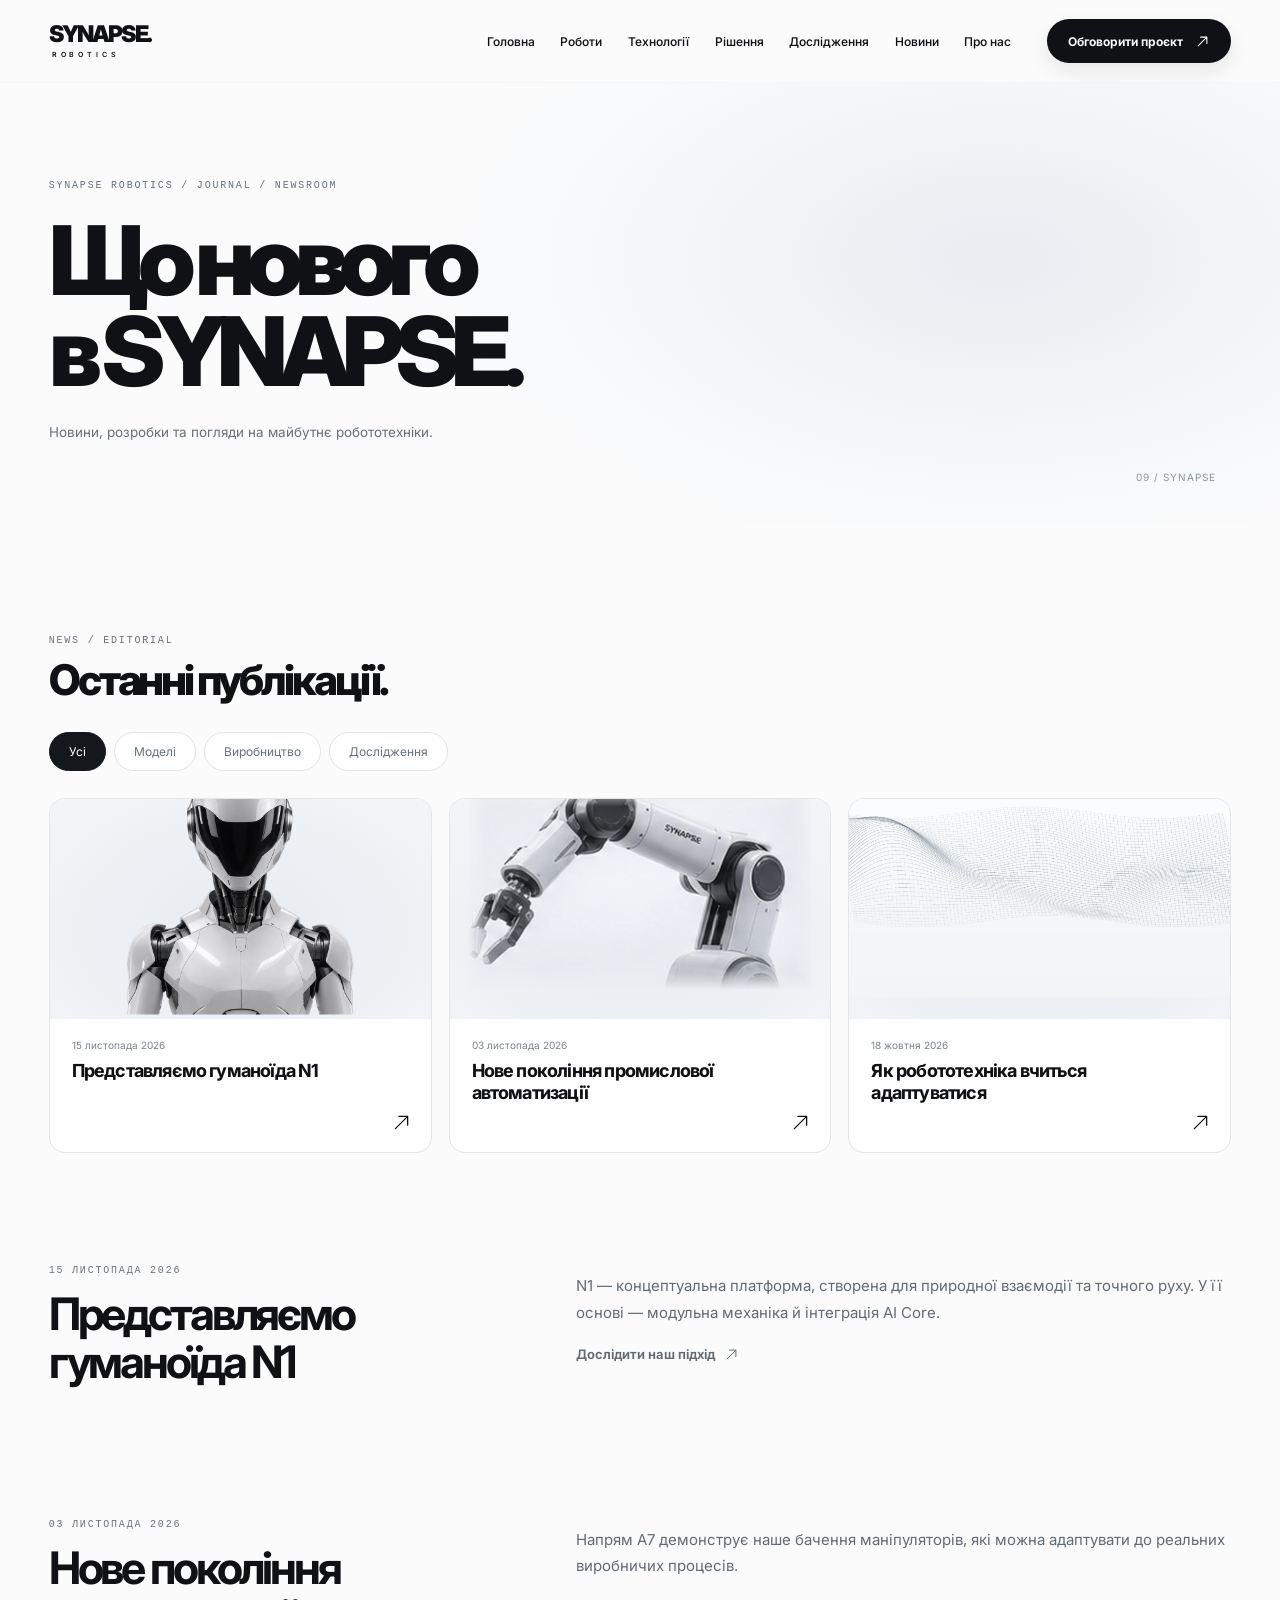
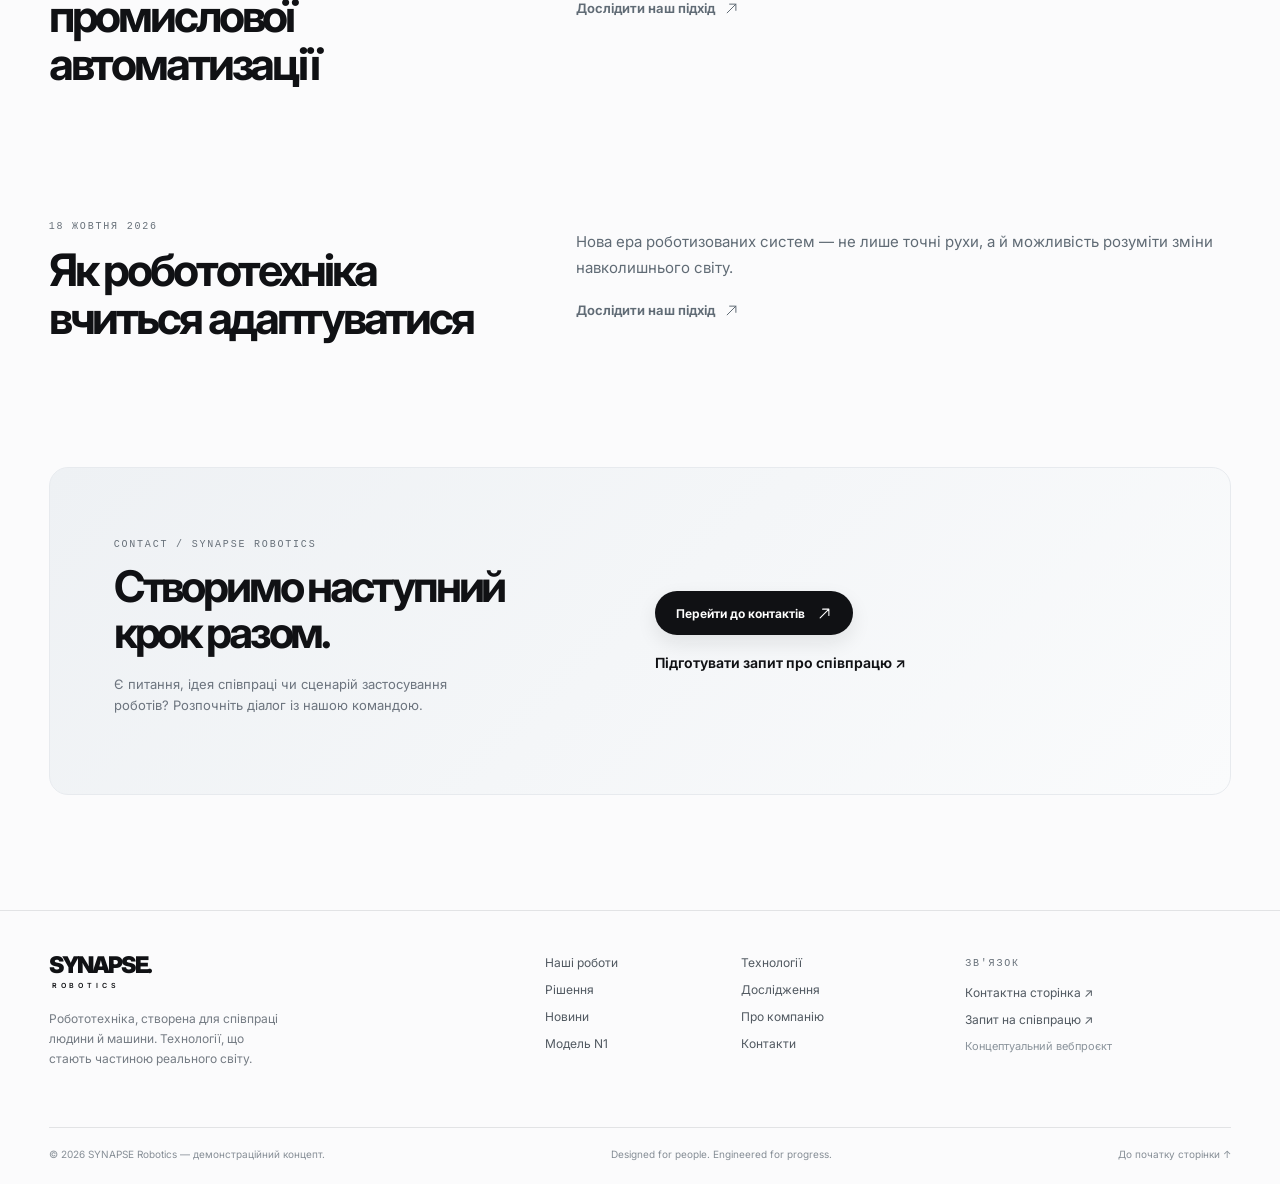
<file: pages/news.html>
<!DOCTYPE html>
<html lang="uk">
    <head>
        <meta charset="utf-8"/>
        <meta content="width=device-width, initial-scale=1" name="viewport"/>
        <meta content="#fbfbfc" name="theme-color"/>
        <meta content="Оновлення, новини й дослідження концептуальної компанії SYNAPSE Robotics." name="description"/>
        <meta content="Новини — SYNAPSE Robotics" property="og:title"/>
        <meta content="Оновлення, новини й дослідження концептуальної компанії SYNAPSE Robotics." property="og:description"/>
        <title>
            Новини | SYNAPSE Robotics
        </title>
        <link href="../assets/css/style.css" rel="stylesheet"/>
        <script defer="" src="../assets/js/main.js">
        </script>
    </head>
    <body>
        <noscript>
            <div class="js-required">
                Для анімацій SYNAPSE потрібно ввімкнути JavaScript у браузері.
            </div>
        </noscript>
        <header class="site-header" id="top">
            <div class="header-inner">
                <a aria-label="SYNAPSE Robotics — головна" class="brand" href="../index.html">
                    <span>
                        SYNAPSE.
                    </span>
                    <span class="brand__sub">
                        ROBOTICS
                    </span>
                </a>
                <nav aria-label="Основна навігація" class="site-nav">
                    <a href="../index.html">
                        Головна
                    </a>
                    <a href="../index.html#robots">
                        Роботи
                    </a>
                    <a href="../index.html#technology">
                        Технології
                    </a>
                    <a href="../index.html#solutions">
                        Рішення
                    </a>
                    <a href="../index.html#research">
                        Дослідження
                    </a>
                    <a  href="../index.html#news">
                        Новини
                    </a>
                    <a href="../index.html#about">
                        Про нас
                    </a>
                </nav>
                <div class="header-cta">
                    <a class="btn btn-dark" href="../index.html#contact">
                        Обговорити проєкт
                        <svg aria-hidden="true" viewbox="0 0 24 24">
                            <path d="M5 19 19 5M9 5h10v10">
                            </path>
                        </svg>
                    </a>
                </div>
                <button aria-controls="mobile-menu" aria-expanded="false" aria-label="Відкрити меню" class="mobile-toggle" type="button">
                    <span>
                    </span>
                </button>
            </div>
            <nav aria-label="Мобільна навігація" class="mobile-panel" id="mobile-menu">
                <a href="../index.html">
                    Головна
                </a>
                <a href="../index.html#robots">
                    Роботи
                </a>
                <a href="../index.html#technology">
                    Технології
                </a>
                <a href="../index.html#solutions">
                    Рішення
                </a>
                <a href="../index.html#research">
                    Дослідження
                </a>
                <a  href="../index.html#news">
                    Новини
                </a>
                <a href="../index.html#about">
                    Про нас
                </a>
                <a class="btn btn-dark" href="../index.html#contact">
                    Зв’язатися з нами
                    <svg aria-hidden="true" viewbox="0 0 24 24">
                        <path d="M5 19 19 5M9 5h10v10">
                        </path>
                    </svg>
                </a>
            </nav>
        </header>
        <main id="main-content">
            <section class="page-hero">
                <div class="container">
                    <span class="eyebrow">
                        SYNAPSE ROBOTICS / JOURNAL / NEWSROOM
                    </span>
                    <h1>
                        Що нового
                        <br/>
                        в SYNAPSE.
                    </h1>
                    <p>
                        Новини, розробки та погляди на майбутнє робототехніки.
                    </p>
                </div>
                <span class="page-hero__index">
                    09 / SYNAPSE
                </span>
            </section>
            <section class="section container section-padded">
                <div class="section-head" data-reveal="">
                    <div>
                        <span class="eyebrow">
                            NEWS / EDITORIAL
                        </span>
                        <h2>
                            Останні публікації.
                        </h2>
                    </div>
                </div>
                <div class="news-filters" data-filter-group="" data-filter-target=".news-card">
                    <button aria-pressed="true" class="pill-filter" data-filter="all" type="button">
                        Усі
                    </button>
                    <button aria-pressed="false" class="pill-filter" data-filter="n1" type="button">
                        Моделі
                    </button>
                    <button aria-pressed="false" class="pill-filter" data-filter="industry" type="button">
                        Виробництво
                    </button>
                    <button aria-pressed="false" class="pill-filter" data-filter="science" type="button">
                        Дослідження
                    </button>
                </div>
                <div class="news-grid" data-reveal="">
                    <a class="news-card" data-category="n1" href="../pages/news.html#article-n1">
                        <div class="news-card__image news-card__image--robot">
                            <img alt="Ілюстрація: Представляємо гуманоїда N1" decoding="async" loading="lazy" src="../assets/images/n1-720.webp"/>
                        </div>
                        <div class="news-card__body">
                            <time>
                                15 листопада 2026
                            </time>
                            <h3>
                                Представляємо гуманоїда N1
                            </h3>
                            <span class="icon">
                                <svg aria-hidden="true" viewbox="0 0 24 24">
                                    <path d="M5 19 19 5M9 5h10v10">
                                    </path>
                                </svg>
                            </span>
                        </div>
                    </a>
                    <a class="news-card" data-category="industry" href="../pages/news.html#article-industry">
                        <div class="news-card__image news-card__image--arm">
                            <img alt="Ілюстрація: Нове покоління промислової автоматизації" decoding="async" loading="lazy" src="../assets/images/a7-arm-detail.webp"/>
                        </div>
                        <div class="news-card__body">
                            <time>
                                03 листопада 2026
                            </time>
                            <h3>
                                Нове покоління промислової автоматизації
                            </h3>
                            <span class="icon">
                                <svg aria-hidden="true" viewbox="0 0 24 24">
                                    <path d="M5 19 19 5M9 5h10v10">
                                    </path>
                                </svg>
                            </span>
                        </div>
                    </a>
                    <a class="news-card" data-category="science" href="../pages/news.html#article-science">
                        <div class="news-card__image news-card__image--mesh">
                            <img alt="Ілюстрація: Як робототехніка вчиться адаптуватися" decoding="async" loading="lazy" src="../assets/images/research-mesh.webp"/>
                        </div>
                        <div class="news-card__body">
                            <time>
                                18 жовтня 2026
                            </time>
                            <h3>
                                Як робототехніка вчиться адаптуватися
                            </h3>
                            <span class="icon">
                                <svg aria-hidden="true" viewbox="0 0 24 24">
                                    <path d="M5 19 19 5M9 5h10v10">
                                    </path>
                                </svg>
                            </span>
                        </div>
                    </a>
                </div>
            </section>
            <article class="container section" id="article-n1">
                <div class="page-intro" data-reveal="">
                    <div>
                        <span class="eyebrow">
                            15 листопада 2026
                        </span>
                        <h2>
                            Представляємо гуманоїда N1
                        </h2>
                    </div>
                    <div>
                        <p>
                            N1 — концептуальна платформа, створена для природної взаємодії та точного руху. У її основі — модульна механіка й інтеграція AI Core.
                        </p>
                        <p>
                            <a class="link-arrow" href="research.html">
                                Дослідити наш підхід
                                <svg aria-hidden="true" viewbox="0 0 24 24">
                                    <path d="M5 19 19 5M9 5h10v10">
                                    </path>
                                </svg>
                            </a>
                        </p>
                    </div>
                </div>
            </article>
            <article class="container section" id="article-industry">
                <div class="page-intro" data-reveal="">
                    <div>
                        <span class="eyebrow">
                            03 листопада 2026
                        </span>
                        <h2>
                            Нове покоління промислової автоматизації
                        </h2>
                    </div>
                    <div>
                        <p>
                            Напрям A7 демонструє наше бачення маніпуляторів, які можна адаптувати до реальних виробничих процесів.
                        </p>
                        <p>
                            <a class="link-arrow" href="research.html">
                                Дослідити наш підхід
                                <svg aria-hidden="true" viewbox="0 0 24 24">
                                    <path d="M5 19 19 5M9 5h10v10">
                                    </path>
                                </svg>
                            </a>
                        </p>
                    </div>
                </div>
            </article>
            <article class="container section" id="article-science">
                <div class="page-intro" data-reveal="">
                    <div>
                        <span class="eyebrow">
                            18 жовтня 2026
                        </span>
                        <h2>
                            Як робототехніка вчиться адаптуватися
                        </h2>
                    </div>
                    <div>
                        <p>
                            Нова ера роботизованих систем — не лише точні рухи, а й можливість розуміти зміни навколишнього світу.
                        </p>
                        <p>
                            <a class="link-arrow" href="research.html">
                                Дослідити наш підхід
                                <svg aria-hidden="true" viewbox="0 0 24 24">
                                    <path d="M5 19 19 5M9 5h10v10">
                                    </path>
                                </svg>
                            </a>
                        </p>
                    </div>
                </div>
            </article>
            <section class="container section" data-reveal="">
                <div class="contact-band">
                    <div>
                        <span class="eyebrow">
                            CONTACT / SYNAPSE ROBOTICS
                        </span>
                        <h2>
                            Створимо наступний
                            <br/>
                            крок разом.
                        </h2>
                        <p>
                            Є питання, ідея співпраці чи сценарій застосування роботів? Розпочніть діалог із нашою командою.
                        </p>
                    </div>
                    <div class="contact-band__right">
                        <a class="btn btn-dark" href="../pages/contact.html">
                            Перейти до контактів
                            <svg aria-hidden="true" viewbox="0 0 24 24">
                                <path d="M5 19 19 5M9 5h10v10">
                                </path>
                            </svg>
                        </a>
                        <a href="../pages/contact.html#request">
                            Підготувати запит про співпрацю ↗
                        </a>
                    </div>
                </div>
            </section>
        </main>
        <footer class="site-footer">
            <div class="container">
                <div class="footer-grid">
                    <div class="footer-brand">
                        <a aria-label="На головну" class="brand" href="../index.html">
                            <span>
                                SYNAPSE.
                            </span>
                            <span class="brand__sub">
                                ROBOTICS
                            </span>
                        </a>
                        <p>
                            Робототехніка, створена для співпраці людини й машини. Технології, що стають частиною реального світу.
                        </p>
                    </div>
                    <nav aria-label="Навігація футера" class="footer-links">
                        <a href="../pages/robots.html">
                            Наші роботи
                        </a>
                        <a href="../pages/technology.html">
                            Технології
                        </a>
                        <a href="../pages/solutions.html">
                            Рішення
                        </a>
                        <a href="../pages/research.html">
                            Дослідження
                        </a>
                        <a href="../pages/news.html">
                            Новини
                        </a>
                        <a href="../pages/about.html">
                            Про компанію
                        </a>
                        <a href="../pages/robot-n1.html">
                            Модель N1
                        </a>
                        <a href="../pages/contact.html">
                            Контакти
                        </a>
                    </nav>
                    <div class="footer-contact">
                        <span class="eyebrow">
                            ЗВ'ЯЗОК
                        </span>
                        <a href="../pages/contact.html">
                            Контактна сторінка ↗
                        </a>
                        <a href="../pages/contact.html#request">
                            Запит на співпрацю ↗
                        </a>
                        <span class="footer-concept-note">
                            Концептуальний вебпроєкт
                        </span>
                    </div>
                </div>
                <div class="footer-bottom">
                    <span>
                        © 2026 SYNAPSE Robotics — демонстраційний концепт.
                    </span>
                    <span>
                        Designed for people. Engineered for progress.
                    </span>
                    <a href="#top">
                        До початку сторінки ↑
                    </a>
                </div>
            </div>
        </footer>
    </body>
</html>
</file>
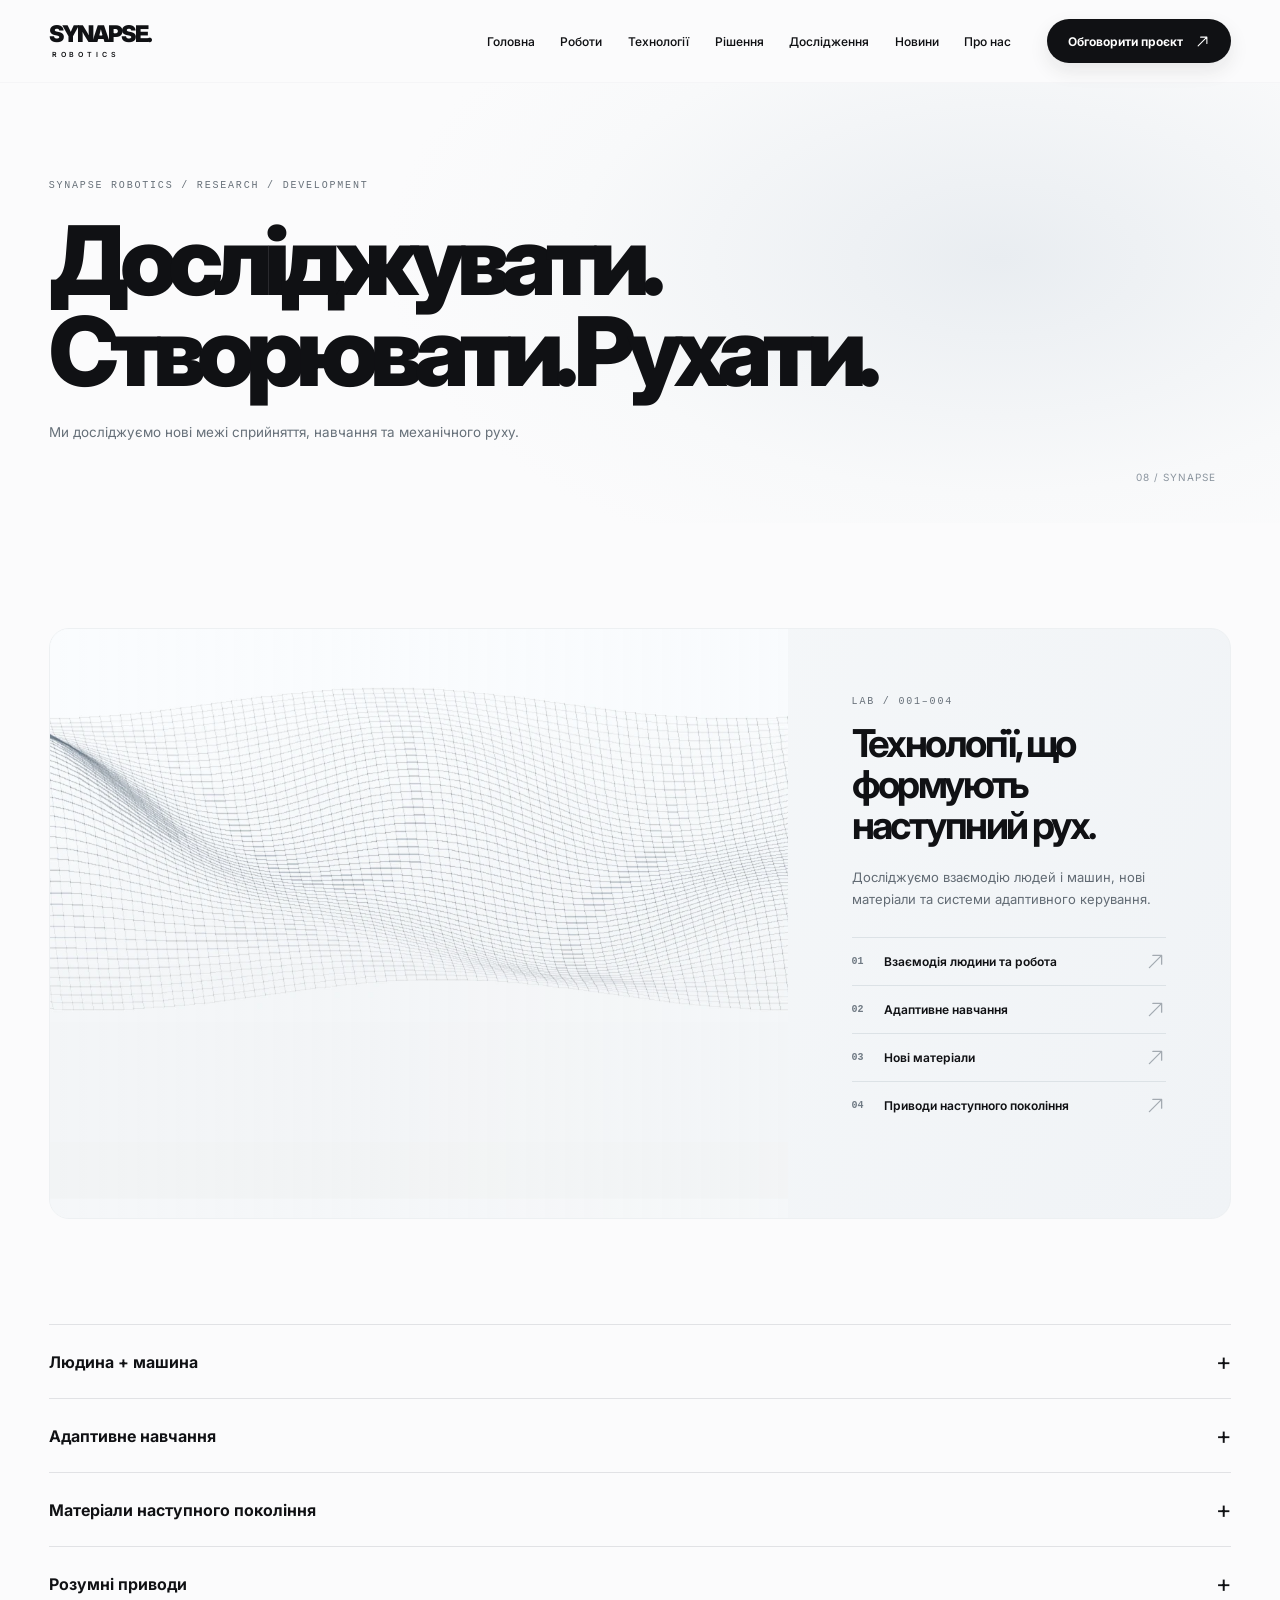
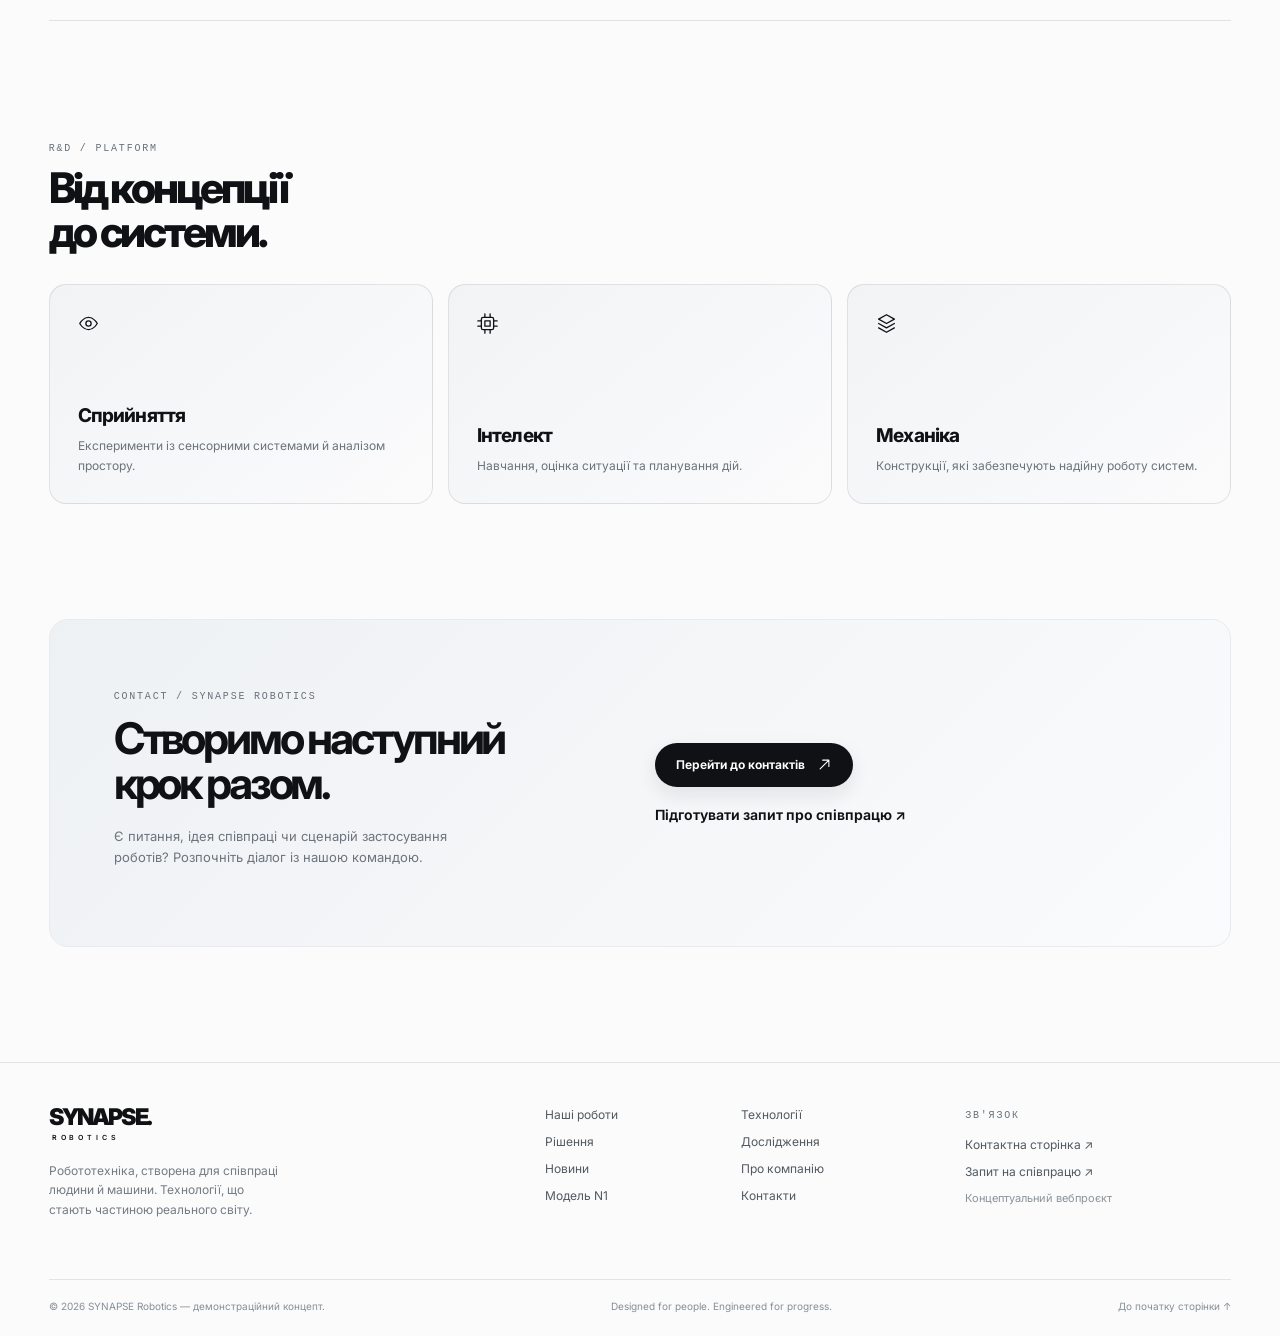
<file: pages/research.html>
<!DOCTYPE html>
<html lang="uk">
    <head>
        <meta charset="utf-8"/>
        <meta content="width=device-width, initial-scale=1" name="viewport"/>
        <meta content="#fbfbfc" name="theme-color"/>
        <meta content="Напрями досліджень SYNAPSE Robotics: людино-роботна взаємодія, адаптивне навчання й нові матеріали." name="description"/>
        <meta content="Дослідження — SYNAPSE Robotics" property="og:title"/>
        <meta content="Напрями досліджень SYNAPSE Robotics: людино-роботна взаємодія, адаптивне навчання й нові матеріали." property="og:description"/>
        <title>
            Дослідження | SYNAPSE Robotics
        </title>
        <link href="../assets/css/style.css" rel="stylesheet"/>
        <script defer="" src="../assets/js/main.js">
        </script>
    </head>
    <body>
        <noscript>
            <div class="js-required">
                Для анімацій SYNAPSE потрібно ввімкнути JavaScript у браузері.
            </div>
        </noscript>
        <header class="site-header" id="top">
            <div class="header-inner">
                <a aria-label="SYNAPSE Robotics — головна" class="brand" href="../index.html">
                    <span>
                        SYNAPSE.
                    </span>
                    <span class="brand__sub">
                        ROBOTICS
                    </span>
                </a>
                <nav aria-label="Основна навігація" class="site-nav">
                    <a href="../index.html">
                        Головна
                    </a>
                    <a href="../index.html#robots">
                        Роботи
                    </a>
                    <a href="../index.html#technology">
                        Технології
                    </a>
                    <a href="../index.html#solutions">
                        Рішення
                    </a>
                    <a  href="../index.html#research">
                        Дослідження
                    </a>
                    <a href="../index.html#news">
                        Новини
                    </a>
                    <a href="../index.html#about">
                        Про нас
                    </a>
                </nav>
                <div class="header-cta">
                    <a class="btn btn-dark" href="../index.html#contact">
                        Обговорити проєкт
                        <svg aria-hidden="true" viewbox="0 0 24 24">
                            <path d="M5 19 19 5M9 5h10v10">
                            </path>
                        </svg>
                    </a>
                </div>
                <button aria-controls="mobile-menu" aria-expanded="false" aria-label="Відкрити меню" class="mobile-toggle" type="button">
                    <span>
                    </span>
                </button>
            </div>
            <nav aria-label="Мобільна навігація" class="mobile-panel" id="mobile-menu">
                <a href="../index.html">
                    Головна
                </a>
                <a href="../index.html#robots">
                    Роботи
                </a>
                <a href="../index.html#technology">
                    Технології
                </a>
                <a href="../index.html#solutions">
                    Рішення
                </a>
                <a  href="../index.html#research">
                    Дослідження
                </a>
                <a href="../index.html#news">
                    Новини
                </a>
                <a href="../index.html#about">
                    Про нас
                </a>
                <a class="btn btn-dark" href="../index.html#contact">
                    Зв’язатися з нами
                    <svg aria-hidden="true" viewbox="0 0 24 24">
                        <path d="M5 19 19 5M9 5h10v10">
                        </path>
                    </svg>
                </a>
            </nav>
        </header>
        <main id="main-content">
            <section class="page-hero">
                <div class="container">
                    <span class="eyebrow">
                        SYNAPSE ROBOTICS / RESEARCH / DEVELOPMENT
                    </span>
                    <h1>
                        Досліджувати.
                        <br/>
                        Створювати. Рухати.
                    </h1>
                    <p>
                        Ми досліджуємо нові межі сприйняття, навчання та механічного руху.
                    </p>
                </div>
                <span class="page-hero__index">
                    08 / SYNAPSE
                </span>
            </section>
            <section class="section container section-padded">
                <div class="research-feature" data-reveal="">
                    <div class="research-feature__visual">
                        <img alt="Абстрактна тривимірна дослідницька сітка поверхні" loading="lazy" src="../assets/images/research-mesh.webp"/>
                    </div>
                    <div class="research-feature__content">
                        <span class="eyebrow">
                            LAB / 001–004
                        </span>
                        <h3>
                            Технології, що формують наступний рух.
                        </h3>
                        <p>
                            Досліджуємо взаємодію людей і машин, нові матеріали та системи адаптивного керування.
                        </p>
                        <div class="research-list">
                            <a href="../pages/research.html#hri">
                                <span>
                                    01
                                </span>
                                Взаємодія людини та робота
                                <span class="icon">
                                    <svg aria-hidden="true" viewbox="0 0 24 24">
                                        <path d="M5 19 19 5M9 5h10v10">
                                        </path>
                                    </svg>
                                </span>
                            </a>
                            <a href="../pages/research.html#learning">
                                <span>
                                    02
                                </span>
                                Адаптивне навчання
                                <span class="icon">
                                    <svg aria-hidden="true" viewbox="0 0 24 24">
                                        <path d="M5 19 19 5M9 5h10v10">
                                        </path>
                                    </svg>
                                </span>
                            </a>
                            <a href="../pages/research.html#materials">
                                <span>
                                    03
                                </span>
                                Нові матеріали
                                <span class="icon">
                                    <svg aria-hidden="true" viewbox="0 0 24 24">
                                        <path d="M5 19 19 5M9 5h10v10">
                                        </path>
                                    </svg>
                                </span>
                            </a>
                            <a href="../pages/research.html#actuators">
                                <span>
                                    04
                                </span>
                                Приводи наступного покоління
                                <span class="icon">
                                    <svg aria-hidden="true" viewbox="0 0 24 24">
                                        <path d="M5 19 19 5M9 5h10v10">
                                        </path>
                                    </svg>
                                </span>
                            </a>
                        </div>
                    </div>
                </div>
            </section>
            <section class="section container">
                <div class="accordion" data-reveal="">
                    <details id="hri">
                        <summary>
                            Людина + машина
                        </summary>
                        <p>
                            <strong>
                                Взаємодія, яка не потребує інструкцій.
                            </strong>
                            Роботи майбутнього мають розуміти природні сигнали, наміри та контекст. Ми проєктуємо інтерфейси навколо людини.
                        </p>
                    </details>
                    <details id="learning">
                        <summary>
                            Адаптивне навчання
                        </summary>
                        <p>
                            <strong>
                                Менше жорстких сценаріїв. Більше гнучкості.
                            </strong>
                            Системи вивчають закономірності змінного середовища, щоб діяти надійніше в нових умовах.
                        </p>
                    </details>
                    <details id="materials">
                        <summary>
                            Матеріали наступного покоління
                        </summary>
                        <p>
                            <strong>
                                Легкість і стійкість.
                            </strong>
                            Вивчення геометрії корпусів, матеріалів та енергоефективних конструкцій дозволяє створювати виразні й практичні машини.
                        </p>
                    </details>
                    <details id="actuators">
                        <summary>
                            Розумні приводи
                        </summary>
                        <p>
                            <strong>
                                Точність, що відчувається.
                            </strong>
                            Роботизовані вузли мають поєднувати плавність руху, механічну витривалість та інтелектуальне керування.
                        </p>
                    </details>
                </div>
            </section>
            <section class="section container">
                <div class="section-head" data-reveal="">
                    <div>
                        <span class="eyebrow">
                            R&D / PLATFORM
                        </span>
                        <h2>
                            Від концепції
                            <br/>
                            до системи.
                        </h2>
                    </div>
                </div>
                <div class="feature-grid">
                    <article class="feature-card" data-reveal="">
                        <span class="icon">
                            <svg aria-hidden="true" viewbox="0 0 24 24">
                                <path d="M2 12s4-7 10-7 10 7 10 7-4 7-10 7-10-7-10-7Z">
                                </path>
                                <circle cx="12" cy="12" r="3">
                                </circle>
                            </svg>
                        </span>
                        <h3>
                            Сприйняття
                        </h3>
                        <p>
                            Експерименти із сенсорними системами й аналізом простору.
                        </p>
                    </article>
                    <article class="feature-card" data-reveal="">
                        <span class="icon">
                            <svg aria-hidden="true" viewbox="0 0 24 24">
                                <rect height="14" rx="2" width="14" x="5" y="5">
                                </rect>
                                <path d="M9 9h6v6H9zM9 1v4m6-4v4M9 19v4m6-4v4M1 9h4m-4 6h4m14-6h4m-4 6h4">
                                </path>
                            </svg>
                        </span>
                        <h3>
                            Інтелект
                        </h3>
                        <p>
                            Навчання, оцінка ситуації та планування дій.
                        </p>
                    </article>
                    <article class="feature-card" data-reveal="">
                        <span class="icon">
                            <svg aria-hidden="true" viewbox="0 0 24 24">
                                <path d="m12 2 9 5-9 5-9-5 9-5Zm-9 10 9 5 9-5M3 17l9 5 9-5">
                                </path>
                            </svg>
                        </span>
                        <h3>
                            Механіка
                        </h3>
                        <p>
                            Конструкції, які забезпечують надійну роботу систем.
                        </p>
                    </article>
                </div>
            </section>
            <section class="container section" data-reveal="">
                <div class="contact-band">
                    <div>
                        <span class="eyebrow">
                            CONTACT / SYNAPSE ROBOTICS
                        </span>
                        <h2>
                            Створимо наступний
                            <br/>
                            крок разом.
                        </h2>
                        <p>
                            Є питання, ідея співпраці чи сценарій застосування роботів? Розпочніть діалог із нашою командою.
                        </p>
                    </div>
                    <div class="contact-band__right">
                        <a class="btn btn-dark" href="../pages/contact.html">
                            Перейти до контактів
                            <svg aria-hidden="true" viewbox="0 0 24 24">
                                <path d="M5 19 19 5M9 5h10v10">
                                </path>
                            </svg>
                        </a>
                        <a href="../pages/contact.html#request">
                            Підготувати запит про співпрацю ↗
                        </a>
                    </div>
                </div>
            </section>
        </main>
        <footer class="site-footer">
            <div class="container">
                <div class="footer-grid">
                    <div class="footer-brand">
                        <a aria-label="На головну" class="brand" href="../index.html">
                            <span>
                                SYNAPSE.
                            </span>
                            <span class="brand__sub">
                                ROBOTICS
                            </span>
                        </a>
                        <p>
                            Робототехніка, створена для співпраці людини й машини. Технології, що стають частиною реального світу.
                        </p>
                    </div>
                    <nav aria-label="Навігація футера" class="footer-links">
                        <a href="../pages/robots.html">
                            Наші роботи
                        </a>
                        <a href="../pages/technology.html">
                            Технології
                        </a>
                        <a href="../pages/solutions.html">
                            Рішення
                        </a>
                        <a href="../pages/research.html">
                            Дослідження
                        </a>
                        <a href="../pages/news.html">
                            Новини
                        </a>
                        <a href="../pages/about.html">
                            Про компанію
                        </a>
                        <a href="../pages/robot-n1.html">
                            Модель N1
                        </a>
                        <a href="../pages/contact.html">
                            Контакти
                        </a>
                    </nav>
                    <div class="footer-contact">
                        <span class="eyebrow">
                            ЗВ'ЯЗОК
                        </span>
                        <a href="../pages/contact.html">
                            Контактна сторінка ↗
                        </a>
                        <a href="../pages/contact.html#request">
                            Запит на співпрацю ↗
                        </a>
                        <span class="footer-concept-note">
                            Концептуальний вебпроєкт
                        </span>
                    </div>
                </div>
                <div class="footer-bottom">
                    <span>
                        © 2026 SYNAPSE Robotics — демонстраційний концепт.
                    </span>
                    <span>
                        Designed for people. Engineered for progress.
                    </span>
                    <a href="#top">
                        До початку сторінки ↑
                    </a>
                </div>
            </div>
        </footer>
    </body>
</html>
</file>
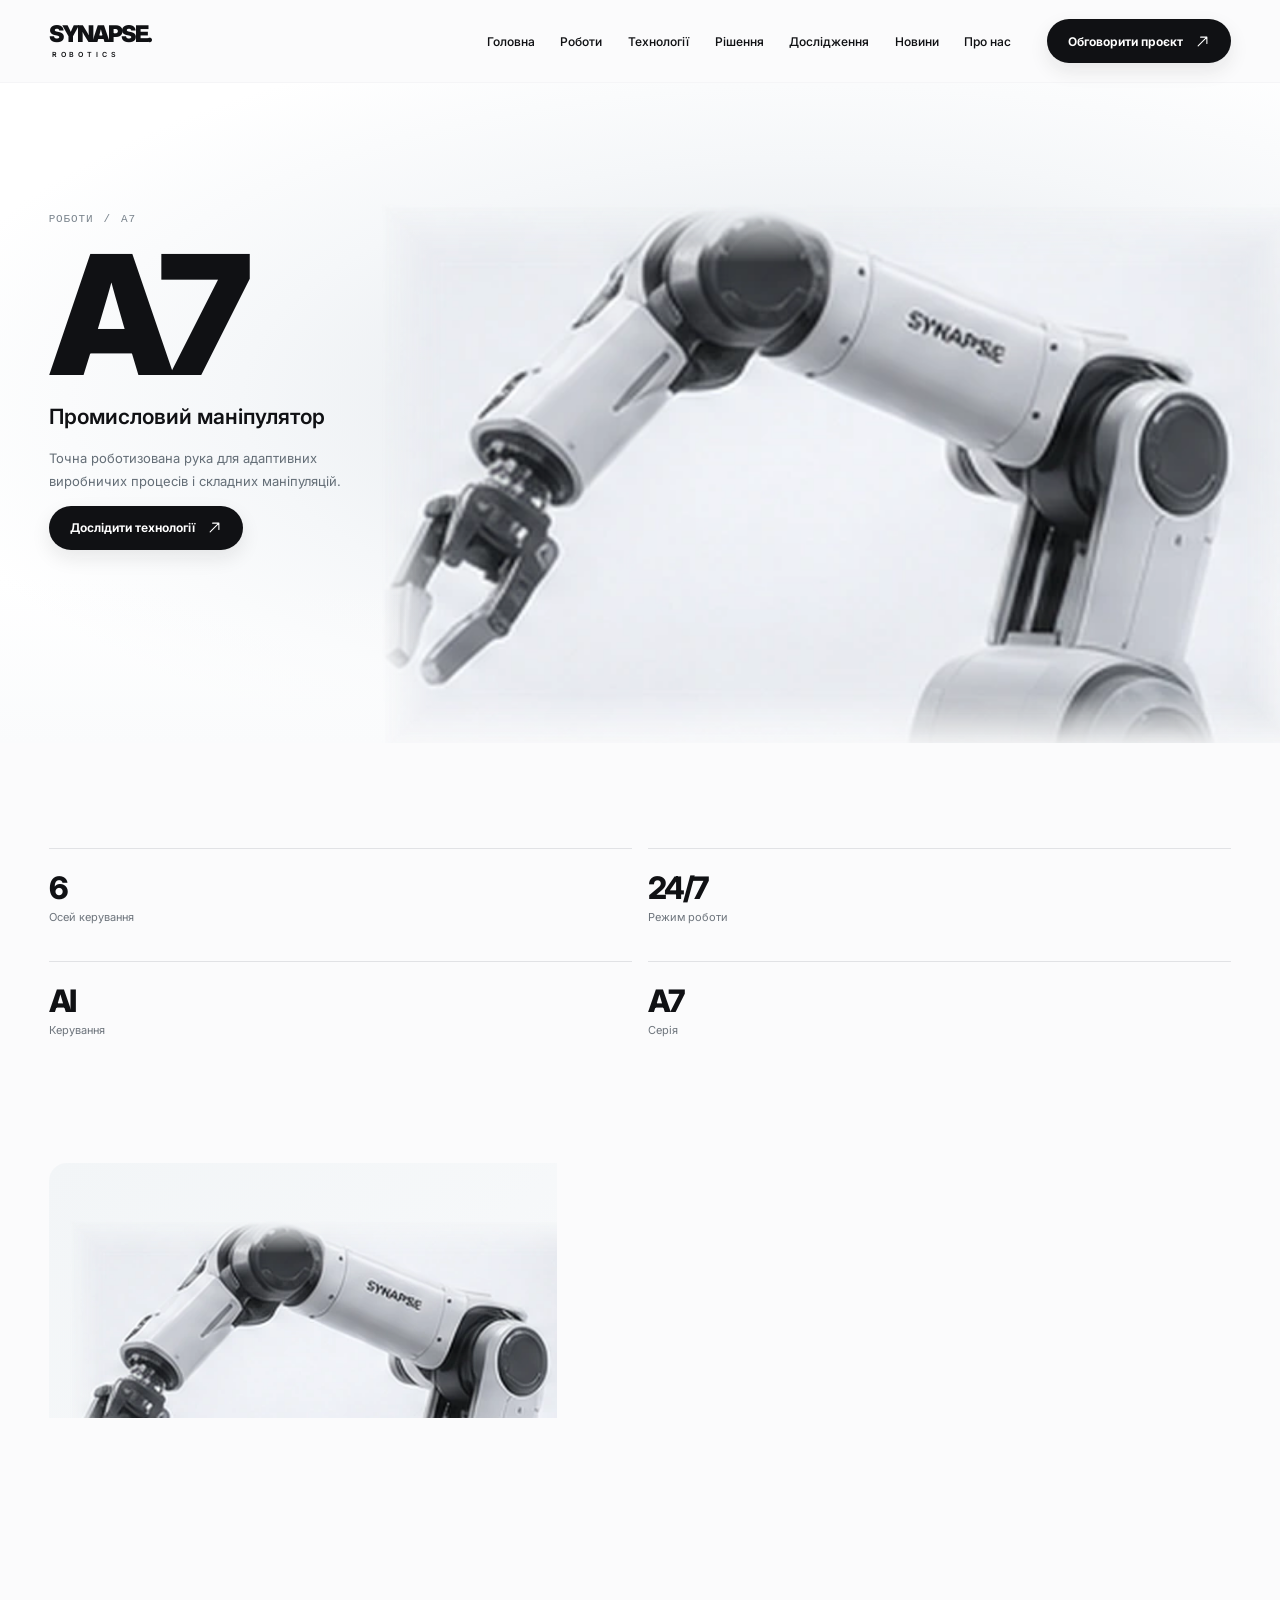
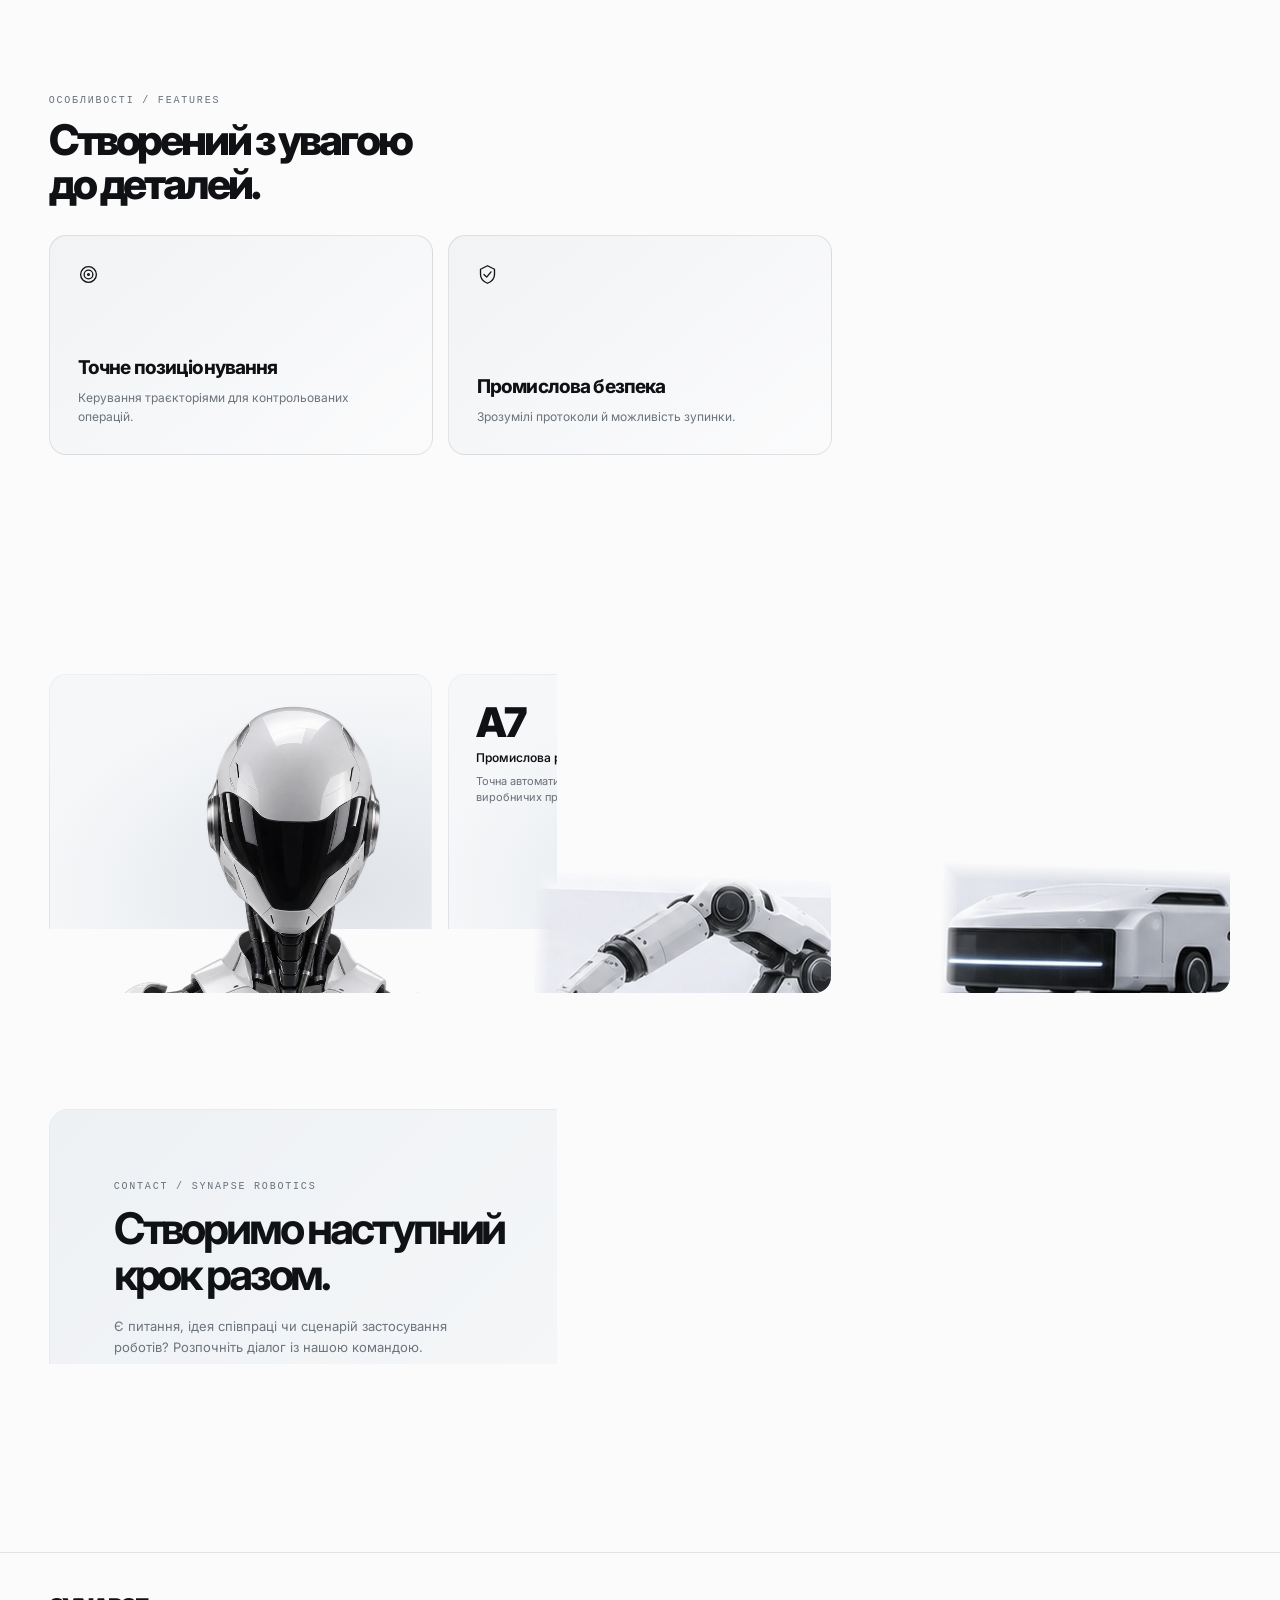
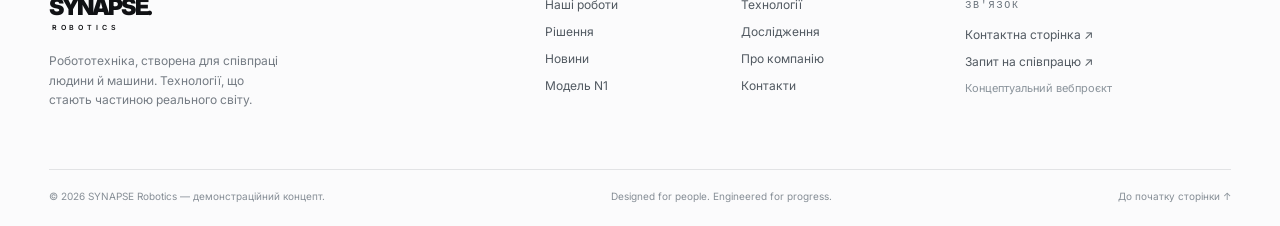
<file: pages/robot-a7.html>
<!DOCTYPE html>
<html lang="uk">
    <head>
        <meta charset="utf-8"/>
        <meta content="width=device-width, initial-scale=1" name="viewport"/>
        <meta content="#fbfbfc" name="theme-color"/>
        <meta content="Точна роботизована рука для адаптивних виробничих процесів і складних маніпуляцій." name="description"/>
        <meta content="A7 — Промисловий маніпулятор — SYNAPSE Robotics" property="og:title"/>
        <meta content="Точна роботизована рука для адаптивних виробничих процесів і складних маніпуляцій." property="og:description"/>
        <title>
            A7 — Промисловий маніпулятор | SYNAPSE Robotics
        </title>
        <link href="../assets/css/style.css" rel="stylesheet"/>
        <script defer="" src="../assets/js/main.js">
        </script>
    </head>
    <body>
        <noscript>
            <div class="js-required">
                Для анімацій SYNAPSE потрібно ввімкнути JavaScript у браузері.
            </div>
        </noscript>
        <header class="site-header" id="top">
            <div class="header-inner">
                <a aria-label="SYNAPSE Robotics — головна" class="brand" href="../index.html">
                    <span>
                        SYNAPSE.
                    </span>
                    <span class="brand__sub">
                        ROBOTICS
                    </span>
                </a>
                <nav aria-label="Основна навігація" class="site-nav">
                    <a href="../index.html">
                        Головна
                    </a>
                    <a href="../index.html#robots">
                        Роботи
                    </a>
                    <a href="../index.html#technology">
                        Технології
                    </a>
                    <a href="../index.html#solutions">
                        Рішення
                    </a>
                    <a href="../index.html#research">
                        Дослідження
                    </a>
                    <a href="../index.html#news">
                        Новини
                    </a>
                    <a href="../index.html#about">
                        Про нас
                    </a>
                </nav>
                <div class="header-cta">
                    <a class="btn btn-dark" href="../index.html#contact">
                        Обговорити проєкт
                        <svg aria-hidden="true" viewbox="0 0 24 24">
                            <path d="M5 19 19 5M9 5h10v10">
                            </path>
                        </svg>
                    </a>
                </div>
                <button aria-controls="mobile-menu" aria-expanded="false" aria-label="Відкрити меню" class="mobile-toggle" type="button">
                    <span>
                    </span>
                </button>
            </div>
            <nav aria-label="Мобільна навігація" class="mobile-panel" id="mobile-menu">
                <a href="../index.html">
                    Головна
                </a>
                <a href="../index.html#robots">
                    Роботи
                </a>
                <a href="../index.html#technology">
                    Технології
                </a>
                <a href="../index.html#solutions">
                    Рішення
                </a>
                <a href="../index.html#research">
                    Дослідження
                </a>
                <a href="../index.html#news">
                    Новини
                </a>
                <a href="../index.html#about">
                    Про нас
                </a>
                <a class="btn btn-dark" href="../index.html#contact">
                    Зв’язатися з нами
                    <svg aria-hidden="true" viewbox="0 0 24 24">
                        <path d="M5 19 19 5M9 5h10v10">
                        </path>
                    </svg>
                </a>
            </nav>
        </header>
        <main id="main-content">
            <section class="model-hero model-hero--a7">
                <div class="container">
                    <div class="model-hero__copy">
                        <div class="bread">
                            <a href="robots.html">
                                РОБОТИ
                            </a>
                            <span>
                                /
                            </span>
                            <span>
                                A7
                            </span>
                        </div>
                        <h1>
                            A7
                        </h1>
                        <h2>
                            Промисловий маніпулятор
                        </h2>
                        <p>
                            Точна роботизована рука для адаптивних виробничих процесів і складних маніпуляцій.
                        </p>
                        <a class="btn btn-dark" href="technology.html">
                            Дослідити технології
                            <svg aria-hidden="true" viewbox="0 0 24 24">
                                <path d="M5 19 19 5M9 5h10v10">
                                </path>
                            </svg>
                        </a>
                    </div>
                    <img alt="Робот SYNAPSE A7" class="model-hero__image" fetchpriority="high" src="../assets/images/a7-arm-detail.webp"/>
                </div>
                <div class="model-hero__shade">
                </div>
            </section>
            <section class="container section-padded">
                <div class="metric-grid" data-reveal="">
                    <div class="metric">
                        <strong>
                            6
                        </strong>
                        <span>
                            Осей керування
                        </span>
                    </div>
                    <div class="metric">
                        <strong>
                            24/7
                        </strong>
                        <span>
                            Режим роботи
                        </span>
                    </div>
                    <div class="metric">
                        <strong>
                            AI
                        </strong>
                        <span>
                            Керування
                        </span>
                    </div>
                    <div class="metric">
                        <strong>
                            A7
                        </strong>
                        <span>
                            Серія
                        </span>
                    </div>
                </div>
            </section>
            <section class="section container">
                <div class="model-details" data-reveal="">
                    <div class="model-details__visual single-photo"><img src="../assets/images/a7-arm-detail.webp" alt="Робот A7" loading="lazy"></div>
                    <div class="model-details__text">
                        <span class="eyebrow">
                            DESIGN / A7
                        </span>
                        <h2>
                            Точність у кожному русі.
                        </h2>
                        <p>
                            Модульний маніпулятор A7 допомагає виконувати повторювані й точні операції. Його інженерна логіка націлена на гнучке розгортання в автоматизованих лініях.
                        </p>
                        <a class="btn btn-light" href="solutions.html">
                            Рішення для бізнесу
                            <svg aria-hidden="true" viewbox="0 0 24 24">
                                <path d="M5 19 19 5M9 5h10v10">
                                </path>
                            </svg>
                        </a>
                    </div>
                </div>
            </section>
            <section class="section container">
                <div class="section-head" data-reveal="">
                    <div>
                        <span class="eyebrow">
                            ОСОБЛИВОСТІ / FEATURES
                        </span>
                        <h2>
                            Створений з увагою
                            <br/>
                            до деталей.
                        </h2>
                    </div>
                </div>
                <div class="feature-grid">
                    <article class="feature-card" data-reveal="">
                        <span class="icon">
                            <svg aria-hidden="true" viewbox="0 0 24 24">
                                <circle cx="12" cy="12" r="9">
                                </circle>
                                <circle cx="12" cy="12" r="5">
                                </circle>
                                <circle cx="12" cy="12" r="1">
                                </circle>
                            </svg>
                        </span>
                        <h3>
                            Точне позиціонування
                        </h3>
                        <p>
                            Керування траєкторіями для контрольованих операцій.
                        </p>
                    </article>
                    <article class="feature-card" data-reveal="">
                        <span class="icon">
                            <svg aria-hidden="true" viewbox="0 0 24 24">
                                <path d="m12 2 8 4v6c0 5-3 8-8 10-5-2-8-5-8-10V6l8-4Z">
                                </path>
                                <path d="m8 12 3 3 5-6">
                                </path>
                            </svg>
                        </span>
                        <h3>
                            Промислова безпека
                        </h3>
                        <p>
                            Зрозумілі протоколи й можливість зупинки.
                        </p>
                    </article>
                    <article class="feature-card" data-reveal="">
                        <span class="icon">
                            <svg aria-hidden="true" viewbox="0 0 24 24">
                                <circle cx="12" cy="3" r="2">
                                </circle>
                                <circle cx="3" cy="20" r="2">
                                </circle>
                                <circle cx="21" cy="20" r="2">
                                </circle>
                                <path d="M11 5 4 18m9-13 7 13M5 20h14">
                                </path>
                            </svg>
                        </span>
                        <h3>
                            Модульна інтеграція
                        </h3>
                        <p>
                            Спроєктований для різних робочих процесів.
                        </p>
                    </article>
                </div>
            </section>
            <section class="section container">
                <div class="section-head" data-reveal="">
                    <div>
                        <span class="eyebrow">
                            РОБОТИ / SERIES A
                        </span>
                        <h2>
                            Інші моделі.
                        </h2>
                    </div>
                    <a class="link-arrow" href="robots.html">
                        Уся лінійка
                        <svg aria-hidden="true" viewbox="0 0 24 24">
                            <path d="M5 19 19 5M9 5h10v10">
                            </path>
                        </svg>
                    </a>
                </div>
                <div class="product-grid" data-reveal="">
                    <a class="product-card product-card--n1" href="../pages/robot-n1.html">
                        <div class="product-card__name">
                            <strong>
                                N1
                            </strong>
                            <small>
                                Гуманоїдний асистент
                            </small>
                            <p>
                                Універсальна допомога, комунікація та взаємодія з людьми.
                            </p>
                        </div>
                        <img alt="N1 — Гуманоїдний асистент" class="product-card__image" decoding="async" loading="lazy" src="../assets/images/n1-720.webp"/>
                        <span aria-hidden="true" class="round-arrow">
                            <svg aria-hidden="true" viewbox="0 0 24 24">
                                <path d="M4 12h15m-6-6 6 6-6 6">
                                </path>
                            </svg>
                        </span>
                    </a>
                    <a class="product-card product-card--a7" href="../pages/robot-a7.html">
                        <div class="product-card__name">
                            <strong>
                                A7
                            </strong>
                            <small>
                                Промислова рука
                            </small>
                            <p>
                                Точна автоматизація для виробничих процесів.
                            </p>
                        </div>
                        <img alt="A7 — Промислова рука" class="product-card__image" decoding="async" loading="lazy" src="../assets/images/a7-arm.webp"/>
                        <span aria-hidden="true" class="round-arrow">
                            <svg aria-hidden="true" viewbox="0 0 24 24">
                                <path d="M4 12h15m-6-6 6 6-6 6">
                                </path>
                            </svg>
                        </span>
                    </a>
                    <a class="product-card product-card--m3" href="../pages/robot-m3.html">
                        <div class="product-card__name">
                            <strong>
                                M3
                            </strong>
                            <small>
                                Автономна логістика
                            </small>
                            <p>
                                Інтелектуальні переміщення в складських просторах.
                            </p>
                        </div>
                        <img alt="M3 — Автономна логістика" class="product-card__image" decoding="async" loading="lazy" src="../assets/images/m3-carrier.webp"/>
                        <span aria-hidden="true" class="round-arrow">
                            <svg aria-hidden="true" viewbox="0 0 24 24">
                                <path d="M4 12h15m-6-6 6 6-6 6">
                                </path>
                            </svg>
                        </span>
                    </a>
                </div>
            </section>
            <section class="container section" data-reveal="">
                <div class="contact-band">
                    <div>
                        <span class="eyebrow">
                            CONTACT / SYNAPSE ROBOTICS
                        </span>
                        <h2>
                            Створимо наступний
                            <br/>
                            крок разом.
                        </h2>
                        <p>
                            Є питання, ідея співпраці чи сценарій застосування роботів? Розпочніть діалог із нашою командою.
                        </p>
                    </div>
                    <div class="contact-band__right">
                        <a class="btn btn-dark" href="../pages/contact.html">
                            Перейти до контактів
                            <svg aria-hidden="true" viewbox="0 0 24 24">
                                <path d="M5 19 19 5M9 5h10v10">
                                </path>
                            </svg>
                        </a>
                        <a href="../pages/contact.html#request">
                            Підготувати запит про співпрацю ↗
                        </a>
                    </div>
                </div>
            </section>
        </main>
        <footer class="site-footer">
            <div class="container">
                <div class="footer-grid">
                    <div class="footer-brand">
                        <a aria-label="На головну" class="brand" href="../index.html">
                            <span>
                                SYNAPSE.
                            </span>
                            <span class="brand__sub">
                                ROBOTICS
                            </span>
                        </a>
                        <p>
                            Робототехніка, створена для співпраці людини й машини. Технології, що стають частиною реального світу.
                        </p>
                    </div>
                    <nav aria-label="Навігація футера" class="footer-links">
                        <a href="../pages/robots.html">
                            Наші роботи
                        </a>
                        <a href="../pages/technology.html">
                            Технології
                        </a>
                        <a href="../pages/solutions.html">
                            Рішення
                        </a>
                        <a href="../pages/research.html">
                            Дослідження
                        </a>
                        <a href="../pages/news.html">
                            Новини
                        </a>
                        <a href="../pages/about.html">
                            Про компанію
                        </a>
                        <a href="../pages/robot-n1.html">
                            Модель N1
                        </a>
                        <a href="../pages/contact.html">
                            Контакти
                        </a>
                    </nav>
                    <div class="footer-contact">
                        <span class="eyebrow">
                            ЗВ'ЯЗОК
                        </span>
                        <a href="../pages/contact.html">
                            Контактна сторінка ↗
                        </a>
                        <a href="../pages/contact.html#request">
                            Запит на співпрацю ↗
                        </a>
                        <span class="footer-concept-note">
                            Концептуальний вебпроєкт
                        </span>
                    </div>
                </div>
                <div class="footer-bottom">
                    <span>
                        © 2026 SYNAPSE Robotics — демонстраційний концепт.
                    </span>
                    <span>
                        Designed for people. Engineered for progress.
                    </span>
                    <a href="#top">
                        До початку сторінки ↑
                    </a>
                </div>
            </div>
        </footer>
    </body>
</html>
</file>
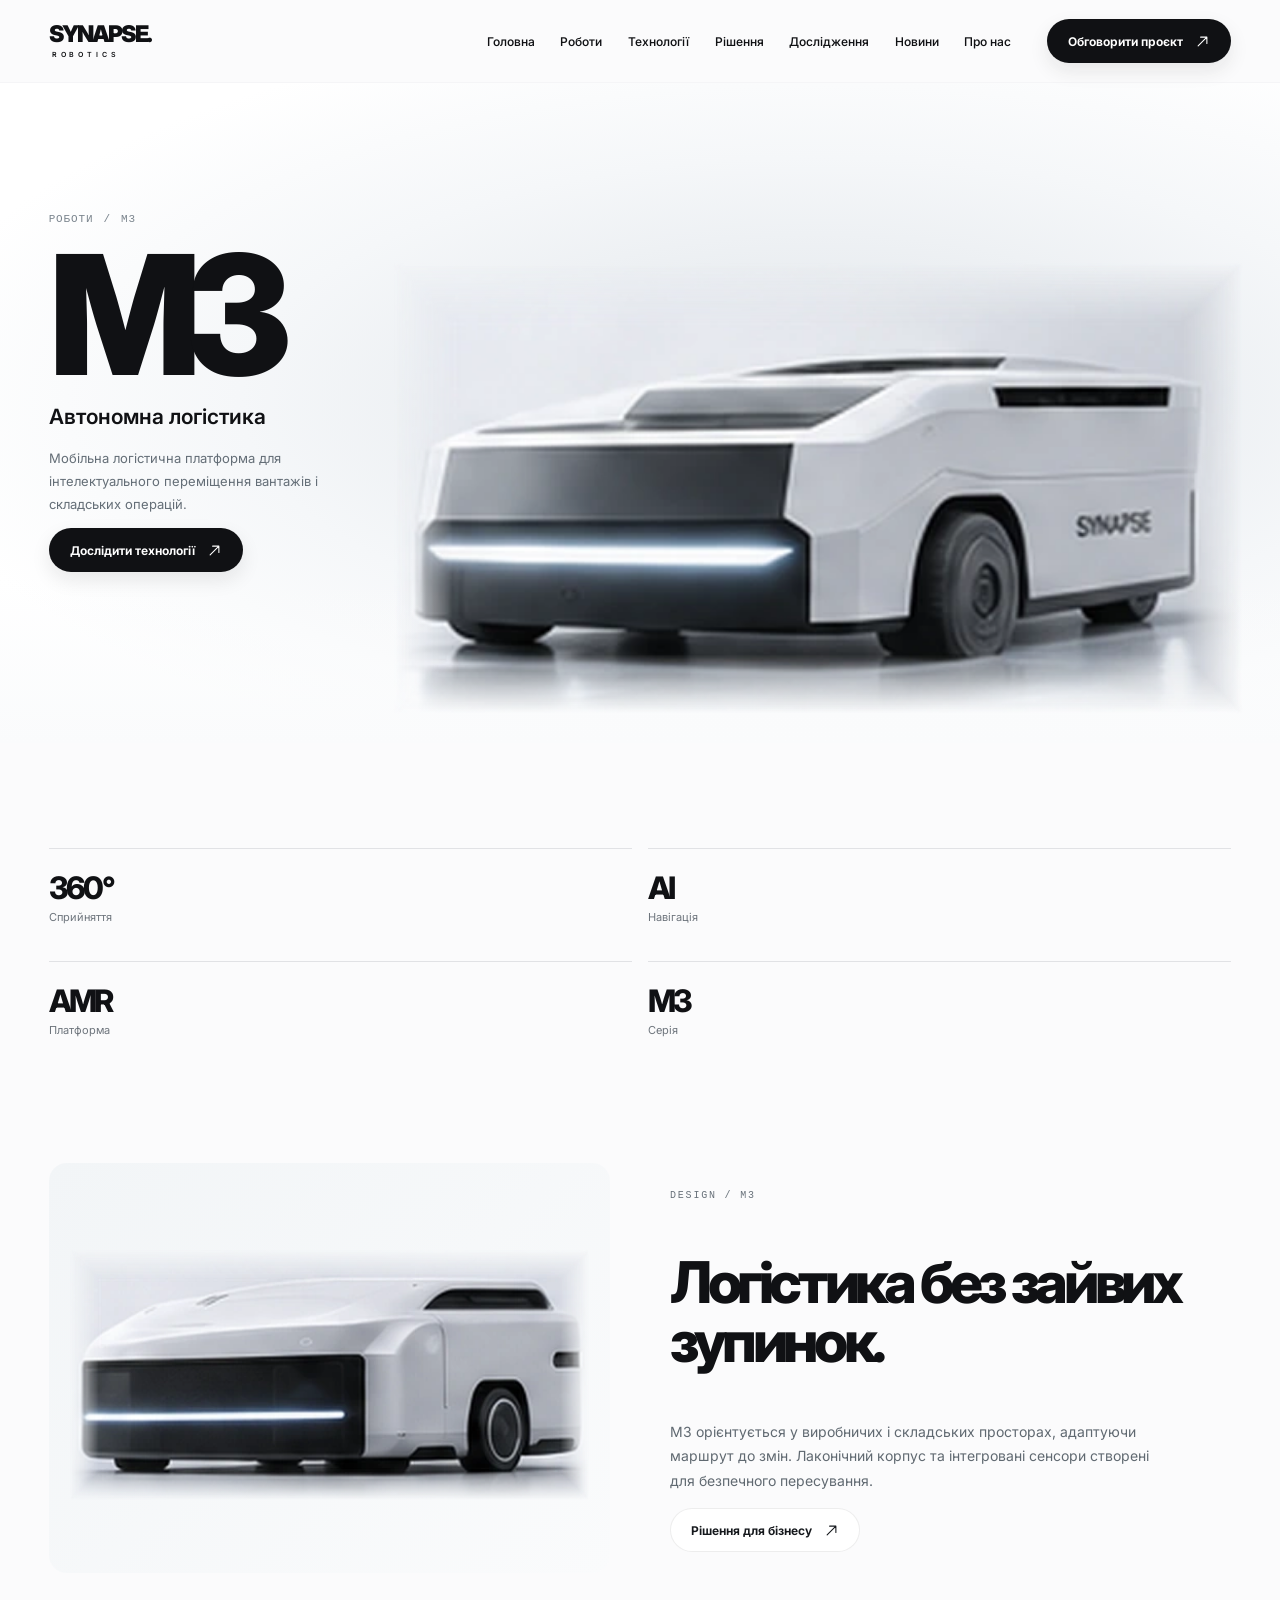
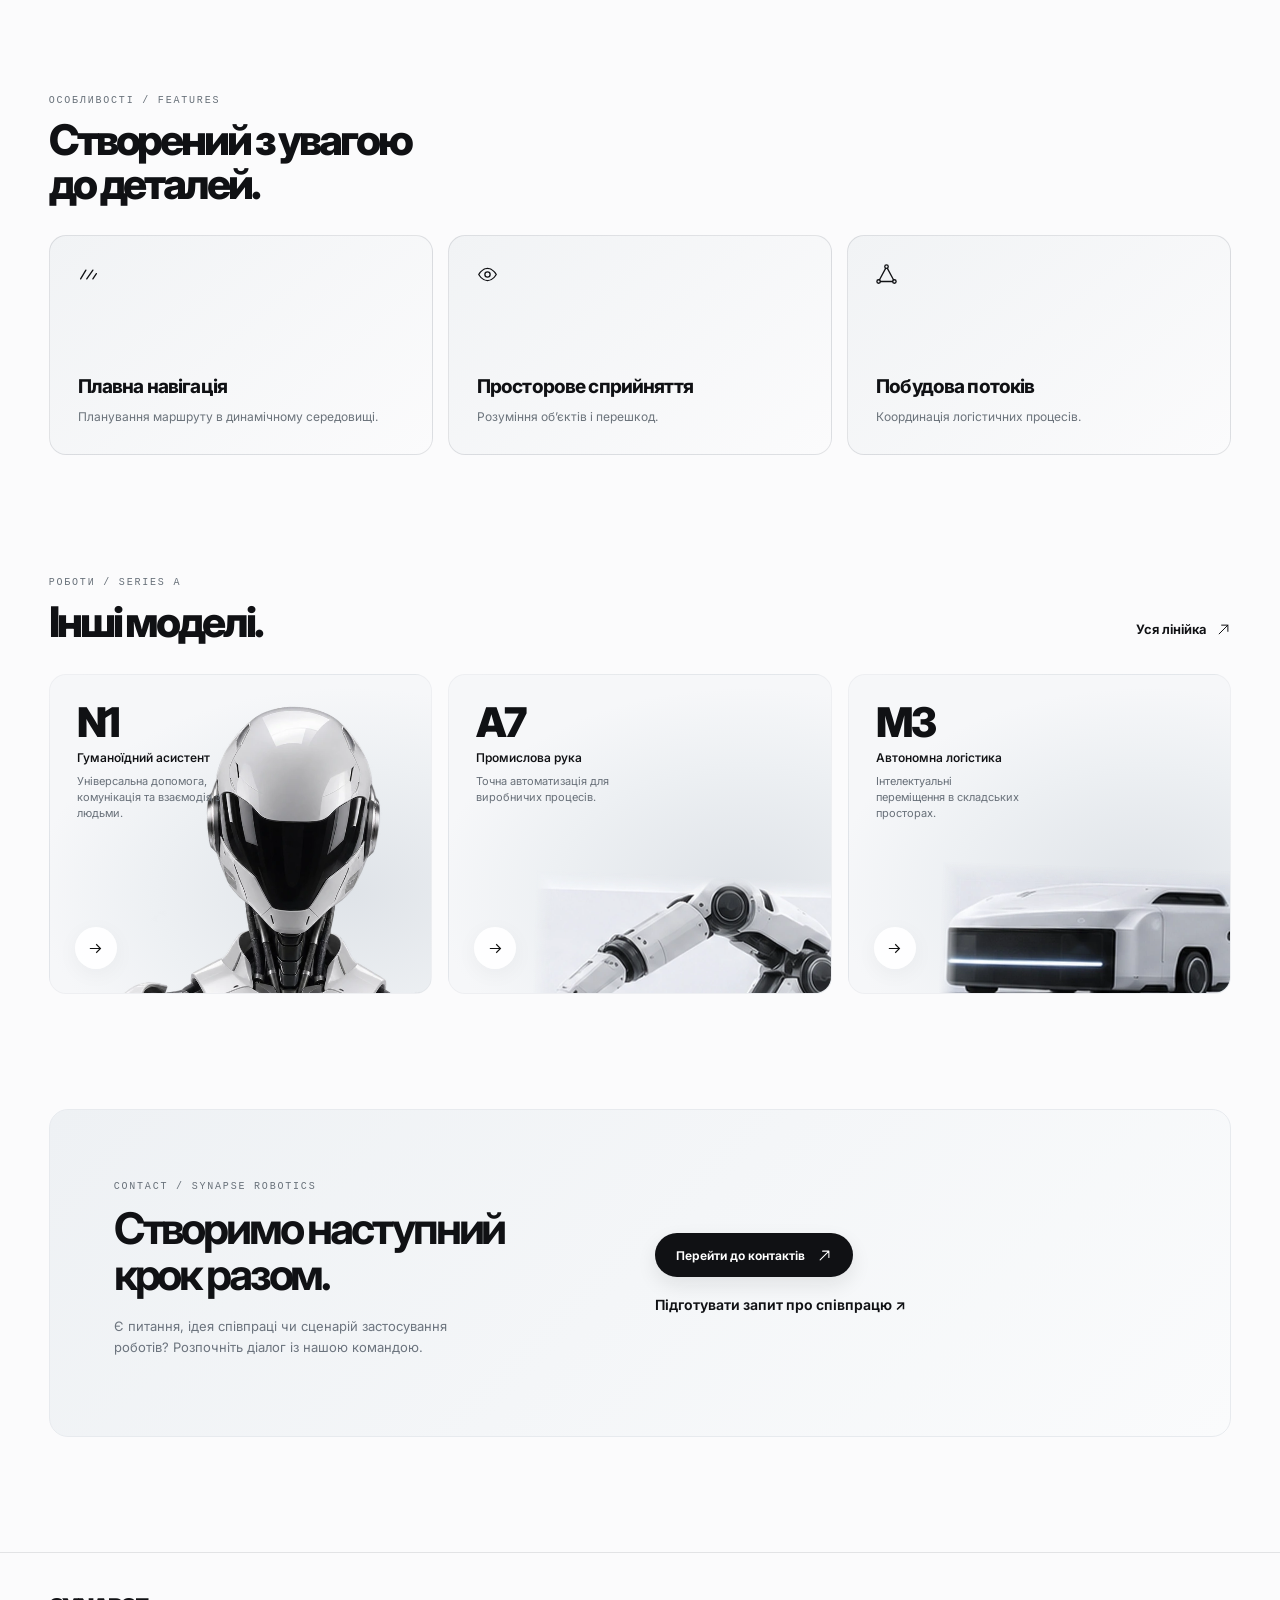
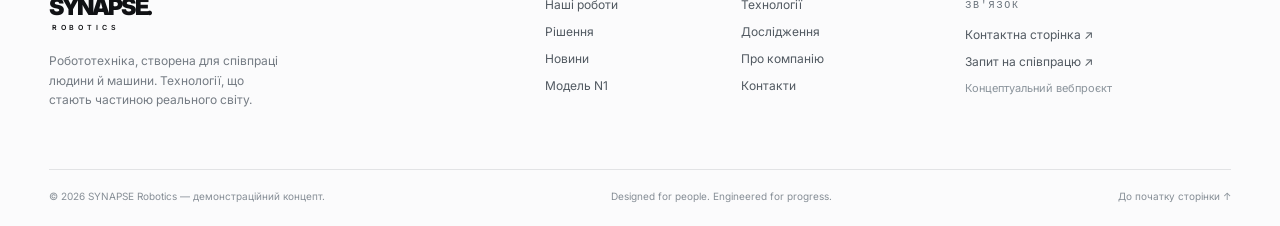
<file: pages/robot-m3.html>
<!DOCTYPE html>
<html lang="uk">
    <head>
        <meta charset="utf-8"/>
        <meta content="width=device-width, initial-scale=1" name="viewport"/>
        <meta content="#fbfbfc" name="theme-color"/>
        <meta content="Мобільна логістична платформа для інтелектуального переміщення вантажів і складських операцій." name="description"/>
        <meta content="M3 — Автономна логістика — SYNAPSE Robotics" property="og:title"/>
        <meta content="Мобільна логістична платформа для інтелектуального переміщення вантажів і складських операцій." property="og:description"/>
        <title>
            M3 — Автономна логістика | SYNAPSE Robotics
        </title>
        <link href="../assets/css/style.css" rel="stylesheet"/>
        <script defer="" src="../assets/js/main.js">
        </script>
    </head>
    <body>
        <noscript>
            <div class="js-required">
                Для анімацій SYNAPSE потрібно ввімкнути JavaScript у браузері.
            </div>
        </noscript>
        <header class="site-header" id="top">
            <div class="header-inner">
                <a aria-label="SYNAPSE Robotics — головна" class="brand" href="../index.html">
                    <span>
                        SYNAPSE.
                    </span>
                    <span class="brand__sub">
                        ROBOTICS
                    </span>
                </a>
                <nav aria-label="Основна навігація" class="site-nav">
                    <a href="../index.html">
                        Головна
                    </a>
                    <a href="../index.html#robots">
                        Роботи
                    </a>
                    <a href="../index.html#technology">
                        Технології
                    </a>
                    <a href="../index.html#solutions">
                        Рішення
                    </a>
                    <a href="../index.html#research">
                        Дослідження
                    </a>
                    <a href="../index.html#news">
                        Новини
                    </a>
                    <a href="../index.html#about">
                        Про нас
                    </a>
                </nav>
                <div class="header-cta">
                    <a class="btn btn-dark" href="../index.html#contact">
                        Обговорити проєкт
                        <svg aria-hidden="true" viewbox="0 0 24 24">
                            <path d="M5 19 19 5M9 5h10v10">
                            </path>
                        </svg>
                    </a>
                </div>
                <button aria-controls="mobile-menu" aria-expanded="false" aria-label="Відкрити меню" class="mobile-toggle" type="button">
                    <span>
                    </span>
                </button>
            </div>
            <nav aria-label="Мобільна навігація" class="mobile-panel" id="mobile-menu">
                <a href="../index.html">
                    Головна
                </a>
                <a href="../index.html#robots">
                    Роботи
                </a>
                <a href="../index.html#technology">
                    Технології
                </a>
                <a href="../index.html#solutions">
                    Рішення
                </a>
                <a href="../index.html#research">
                    Дослідження
                </a>
                <a href="../index.html#news">
                    Новини
                </a>
                <a href="../index.html#about">
                    Про нас
                </a>
                <a class="btn btn-dark" href="../index.html#contact">
                    Зв’язатися з нами
                    <svg aria-hidden="true" viewbox="0 0 24 24">
                        <path d="M5 19 19 5M9 5h10v10">
                        </path>
                    </svg>
                </a>
            </nav>
        </header>
        <main id="main-content">
            <section class="model-hero model-hero--m3">
                <div class="container">
                    <div class="model-hero__copy">
                        <div class="bread">
                            <a href="robots.html">
                                РОБОТИ
                            </a>
                            <span>
                                /
                            </span>
                            <span>
                                M3
                            </span>
                        </div>
                        <h1>
                            M3
                        </h1>
                        <h2>
                            Автономна логістика
                        </h2>
                        <p>
                            Мобільна логістична платформа для інтелектуального переміщення вантажів і складських операцій.
                        </p>
                        <a class="btn btn-dark" href="technology.html">
                            Дослідити технології
                            <svg aria-hidden="true" viewbox="0 0 24 24">
                                <path d="M5 19 19 5M9 5h10v10">
                                </path>
                            </svg>
                        </a>
                    </div>
                    <img alt="Робот SYNAPSE M3" class="model-hero__image" fetchpriority="high" src="../assets/images/m3-detail.webp"/>
                </div>
                <div class="model-hero__shade">
                </div>
            </section>
            <section class="container section-padded">
                <div class="metric-grid" data-reveal="">
                    <div class="metric">
                        <strong>
                            360°
                        </strong>
                        <span>
                            Сприйняття
                        </span>
                    </div>
                    <div class="metric">
                        <strong>
                            AI
                        </strong>
                        <span>
                            Навігація
                        </span>
                    </div>
                    <div class="metric">
                        <strong>
                            AMR
                        </strong>
                        <span>
                            Платформа
                        </span>
                    </div>
                    <div class="metric">
                        <strong>
                            M3
                        </strong>
                        <span>
                            Серія
                        </span>
                    </div>
                </div>
            </section>
            <section class="section container">
                <div class="model-details" data-reveal="">
                    <div class="model-details__visual single-photo"><img src="../assets/images/m3-carrier.webp" alt="Робот M3" loading="lazy"></div>
                    <div class="model-details__text">
                        <span class="eyebrow">
                            DESIGN / M3
                        </span>
                        <h2>
                            Логістика без зайвих зупинок.
                        </h2>
                        <p>
                            M3 орієнтується у виробничих і складських просторах, адаптуючи маршрут до змін. Лаконічний корпус та інтегровані сенсори створені для безпечного пересування.
                        </p>
                        <a class="btn btn-light" href="solutions.html">
                            Рішення для бізнесу
                            <svg aria-hidden="true" viewbox="0 0 24 24">
                                <path d="M5 19 19 5M9 5h10v10">
                                </path>
                            </svg>
                        </a>
                    </div>
                </div>
            </section>
            <section class="section container">
                <div class="section-head" data-reveal="">
                    <div>
                        <span class="eyebrow">
                            ОСОБЛИВОСТІ / FEATURES
                        </span>
                        <h2>
                            Створений з увагою
                            <br/>
                            до деталей.
                        </h2>
                    </div>
                </div>
                <div class="feature-grid">
                    <article class="feature-card" data-reveal="">
                        <span class="icon">
                            <svg aria-hidden="true" viewbox="0 0 24 24">
                                <path d="M3 17 9 7m1 10 7-10m0 10 4-6">
                                </path>
                            </svg>
                        </span>
                        <h3>
                            Плавна навігація
                        </h3>
                        <p>
                            Планування маршруту в динамічному середовищі.
                        </p>
                    </article>
                    <article class="feature-card" data-reveal="">
                        <span class="icon">
                            <svg aria-hidden="true" viewbox="0 0 24 24">
                                <path d="M2 12s4-7 10-7 10 7 10 7-4 7-10 7-10-7-10-7Z">
                                </path>
                                <circle cx="12" cy="12" r="3">
                                </circle>
                            </svg>
                        </span>
                        <h3>
                            Просторове сприйняття
                        </h3>
                        <p>
                            Розуміння об’єктів і перешкод.
                        </p>
                    </article>
                    <article class="feature-card" data-reveal="">
                        <span class="icon">
                            <svg aria-hidden="true" viewbox="0 0 24 24">
                                <circle cx="12" cy="3" r="2">
                                </circle>
                                <circle cx="3" cy="20" r="2">
                                </circle>
                                <circle cx="21" cy="20" r="2">
                                </circle>
                                <path d="M11 5 4 18m9-13 7 13M5 20h14">
                                </path>
                            </svg>
                        </span>
                        <h3>
                            Побудова потоків
                        </h3>
                        <p>
                            Координація логістичних процесів.
                        </p>
                    </article>
                </div>
            </section>
            <section class="section container">
                <div class="section-head" data-reveal="">
                    <div>
                        <span class="eyebrow">
                            РОБОТИ / SERIES A
                        </span>
                        <h2>
                            Інші моделі.
                        </h2>
                    </div>
                    <a class="link-arrow" href="robots.html">
                        Уся лінійка
                        <svg aria-hidden="true" viewbox="0 0 24 24">
                            <path d="M5 19 19 5M9 5h10v10">
                            </path>
                        </svg>
                    </a>
                </div>
                <div class="product-grid" data-reveal="">
                    <a class="product-card product-card--n1" href="../pages/robot-n1.html">
                        <div class="product-card__name">
                            <strong>
                                N1
                            </strong>
                            <small>
                                Гуманоїдний асистент
                            </small>
                            <p>
                                Універсальна допомога, комунікація та взаємодія з людьми.
                            </p>
                        </div>
                        <img alt="N1 — Гуманоїдний асистент" class="product-card__image" decoding="async" loading="lazy" src="../assets/images/n1-720.webp"/>
                        <span aria-hidden="true" class="round-arrow">
                            <svg aria-hidden="true" viewbox="0 0 24 24">
                                <path d="M4 12h15m-6-6 6 6-6 6">
                                </path>
                            </svg>
                        </span>
                    </a>
                    <a class="product-card product-card--a7" href="../pages/robot-a7.html">
                        <div class="product-card__name">
                            <strong>
                                A7
                            </strong>
                            <small>
                                Промислова рука
                            </small>
                            <p>
                                Точна автоматизація для виробничих процесів.
                            </p>
                        </div>
                        <img alt="A7 — Промислова рука" class="product-card__image" decoding="async" loading="lazy" src="../assets/images/a7-arm.webp"/>
                        <span aria-hidden="true" class="round-arrow">
                            <svg aria-hidden="true" viewbox="0 0 24 24">
                                <path d="M4 12h15m-6-6 6 6-6 6">
                                </path>
                            </svg>
                        </span>
                    </a>
                    <a class="product-card product-card--m3" href="../pages/robot-m3.html">
                        <div class="product-card__name">
                            <strong>
                                M3
                            </strong>
                            <small>
                                Автономна логістика
                            </small>
                            <p>
                                Інтелектуальні переміщення в складських просторах.
                            </p>
                        </div>
                        <img alt="M3 — Автономна логістика" class="product-card__image" decoding="async" loading="lazy" src="../assets/images/m3-carrier.webp"/>
                        <span aria-hidden="true" class="round-arrow">
                            <svg aria-hidden="true" viewbox="0 0 24 24">
                                <path d="M4 12h15m-6-6 6 6-6 6">
                                </path>
                            </svg>
                        </span>
                    </a>
                </div>
            </section>
            <section class="container section" data-reveal="">
                <div class="contact-band">
                    <div>
                        <span class="eyebrow">
                            CONTACT / SYNAPSE ROBOTICS
                        </span>
                        <h2>
                            Створимо наступний
                            <br/>
                            крок разом.
                        </h2>
                        <p>
                            Є питання, ідея співпраці чи сценарій застосування роботів? Розпочніть діалог із нашою командою.
                        </p>
                    </div>
                    <div class="contact-band__right">
                        <a class="btn btn-dark" href="../pages/contact.html">
                            Перейти до контактів
                            <svg aria-hidden="true" viewbox="0 0 24 24">
                                <path d="M5 19 19 5M9 5h10v10">
                                </path>
                            </svg>
                        </a>
                        <a href="../pages/contact.html#request">
                            Підготувати запит про співпрацю ↗
                        </a>
                    </div>
                </div>
            </section>
        </main>
        <footer class="site-footer">
            <div class="container">
                <div class="footer-grid">
                    <div class="footer-brand">
                        <a aria-label="На головну" class="brand" href="../index.html">
                            <span>
                                SYNAPSE.
                            </span>
                            <span class="brand__sub">
                                ROBOTICS
                            </span>
                        </a>
                        <p>
                            Робототехніка, створена для співпраці людини й машини. Технології, що стають частиною реального світу.
                        </p>
                    </div>
                    <nav aria-label="Навігація футера" class="footer-links">
                        <a href="../pages/robots.html">
                            Наші роботи
                        </a>
                        <a href="../pages/technology.html">
                            Технології
                        </a>
                        <a href="../pages/solutions.html">
                            Рішення
                        </a>
                        <a href="../pages/research.html">
                            Дослідження
                        </a>
                        <a href="../pages/news.html">
                            Новини
                        </a>
                        <a href="../pages/about.html">
                            Про компанію
                        </a>
                        <a href="../pages/robot-n1.html">
                            Модель N1
                        </a>
                        <a href="../pages/contact.html">
                            Контакти
                        </a>
                    </nav>
                    <div class="footer-contact">
                        <span class="eyebrow">
                            ЗВ'ЯЗОК
                        </span>
                        <a href="../pages/contact.html">
                            Контактна сторінка ↗
                        </a>
                        <a href="../pages/contact.html#request">
                            Запит на співпрацю ↗
                        </a>
                        <span class="footer-concept-note">
                            Концептуальний вебпроєкт
                        </span>
                    </div>
                </div>
                <div class="footer-bottom">
                    <span>
                        © 2026 SYNAPSE Robotics — демонстраційний концепт.
                    </span>
                    <span>
                        Designed for people. Engineered for progress.
                    </span>
                    <a href="#top">
                        До початку сторінки ↑
                    </a>
                </div>
            </div>
        </footer>
    </body>
</html>
</file>
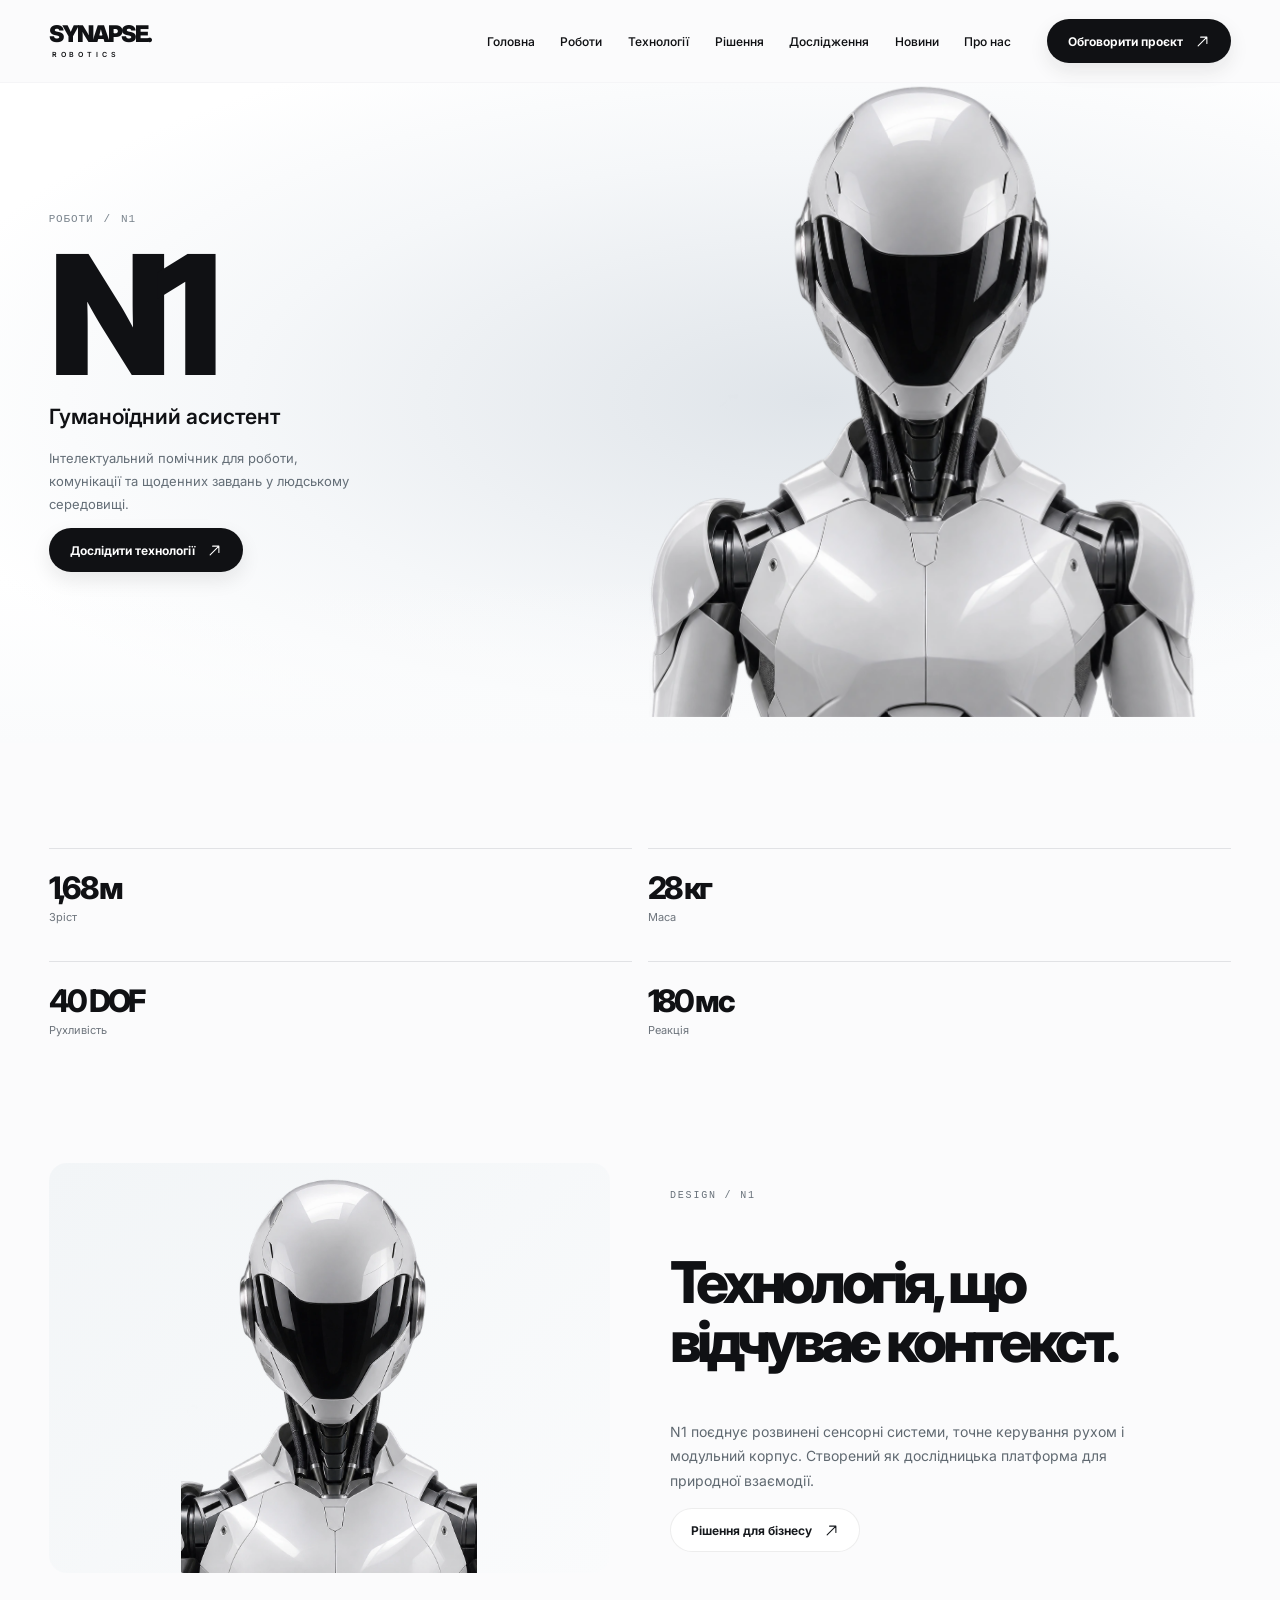
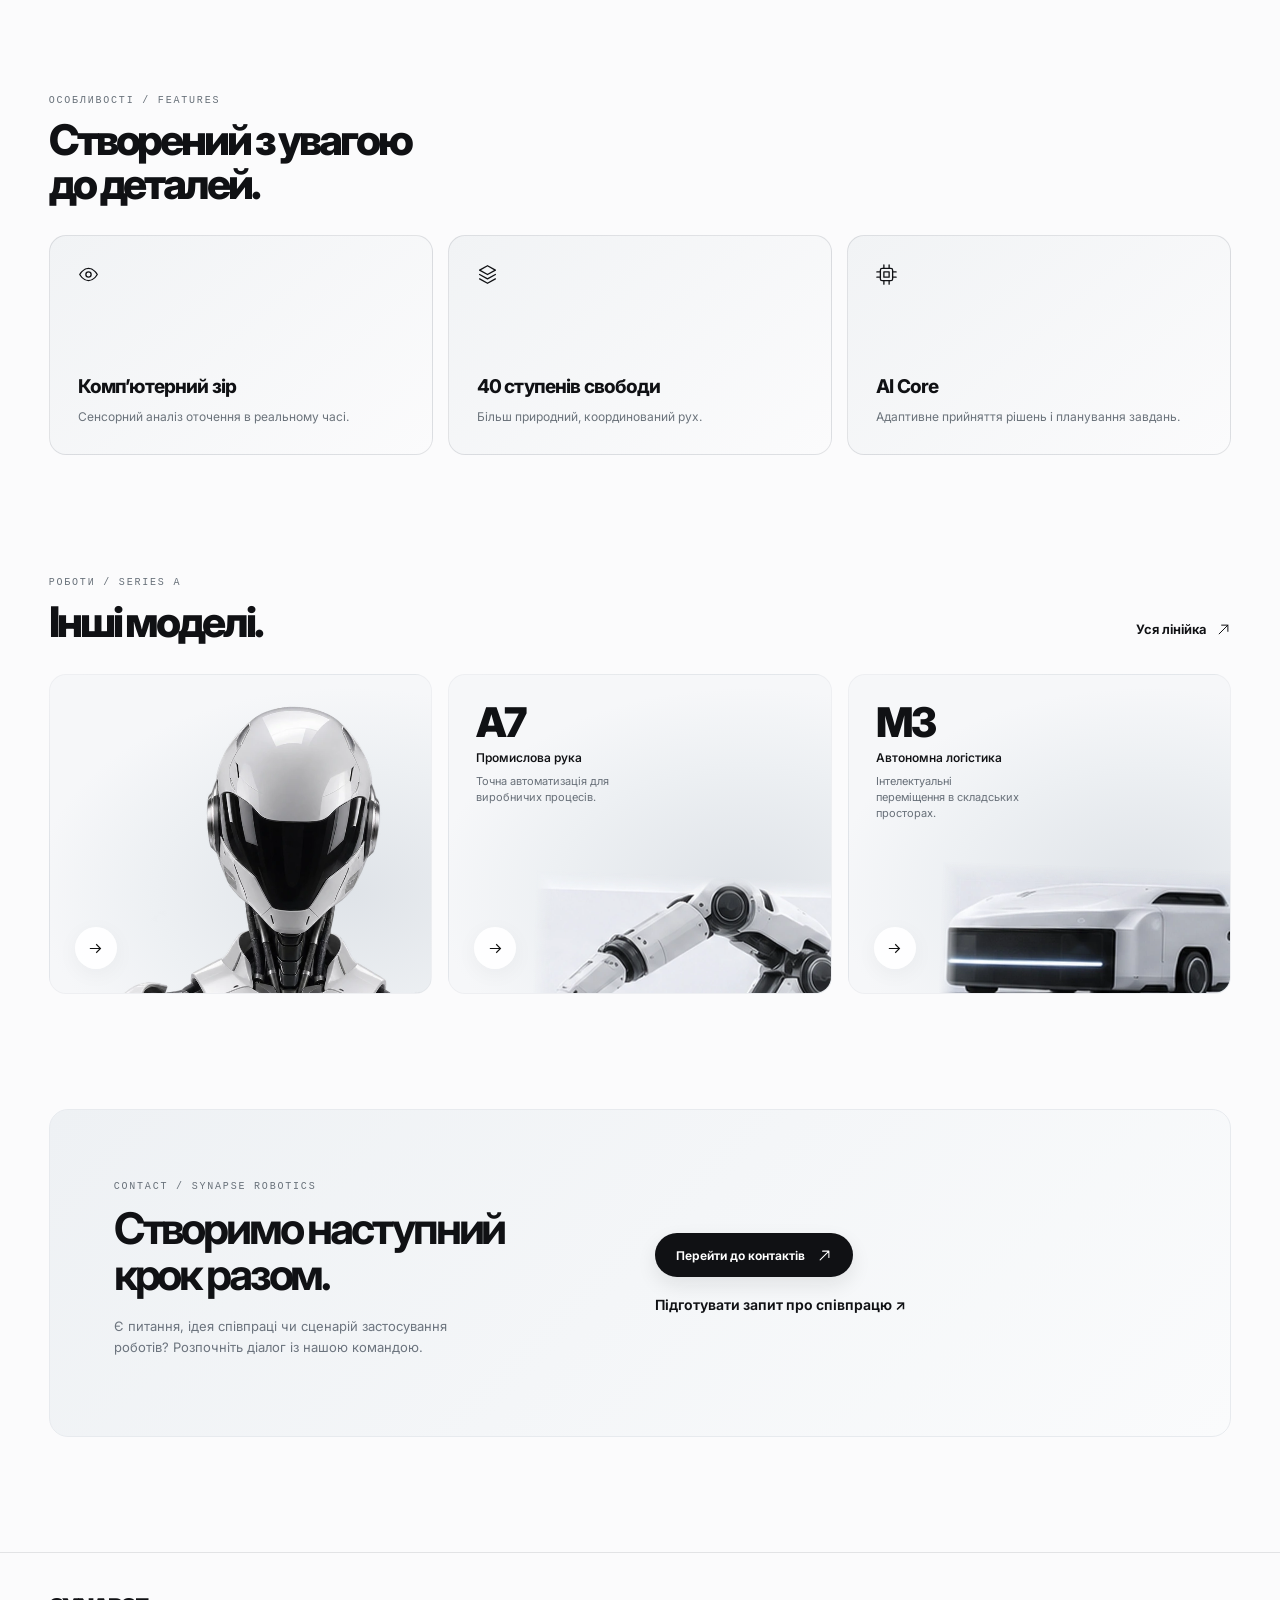
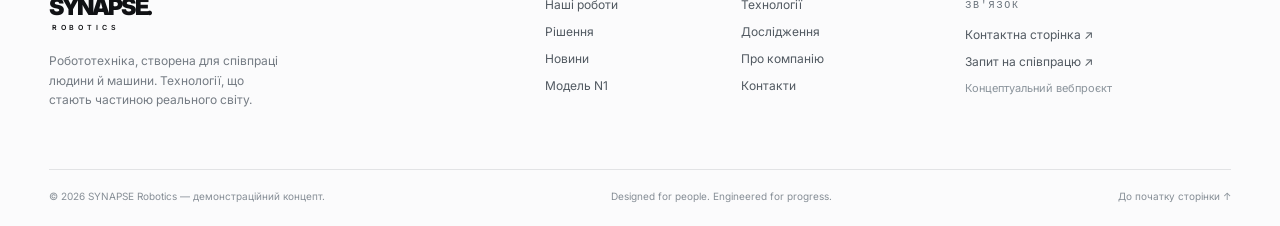
<file: pages/robot-n1.html>
<!DOCTYPE html>
<html lang="uk">
    <head>
        <meta charset="utf-8"/>
        <meta content="width=device-width, initial-scale=1" name="viewport"/>
        <meta content="#fbfbfc" name="theme-color"/>
        <meta content="Інтелектуальний помічник для роботи, комунікації та щоденних завдань у людському середовищі." name="description"/>
        <meta content="N1 — Гуманоїдний асистент — SYNAPSE Robotics" property="og:title"/>
        <meta content="Інтелектуальний помічник для роботи, комунікації та щоденних завдань у людському середовищі." property="og:description"/>
        <title>
            N1 — Гуманоїдний асистент | SYNAPSE Robotics
        </title>
        <link href="../assets/css/style.css" rel="stylesheet"/>
        <script defer="" src="../assets/js/main.js">
        </script>
    </head>
    <body>
        <noscript>
            <div class="js-required">
                Для анімацій SYNAPSE потрібно ввімкнути JavaScript у браузері.
            </div>
        </noscript>
        <header class="site-header" id="top">
            <div class="header-inner">
                <a aria-label="SYNAPSE Robotics — головна" class="brand" href="../index.html">
                    <span>
                        SYNAPSE.
                    </span>
                    <span class="brand__sub">
                        ROBOTICS
                    </span>
                </a>
                <nav aria-label="Основна навігація" class="site-nav">
                    <a href="../index.html">
                        Головна
                    </a>
                    <a href="../index.html#robots">
                        Роботи
                    </a>
                    <a href="../index.html#technology">
                        Технології
                    </a>
                    <a href="../index.html#solutions">
                        Рішення
                    </a>
                    <a href="../index.html#research">
                        Дослідження
                    </a>
                    <a href="../index.html#news">
                        Новини
                    </a>
                    <a href="../index.html#about">
                        Про нас
                    </a>
                </nav>
                <div class="header-cta">
                    <a class="btn btn-dark" href="../index.html#contact">
                        Обговорити проєкт
                        <svg aria-hidden="true" viewbox="0 0 24 24">
                            <path d="M5 19 19 5M9 5h10v10">
                            </path>
                        </svg>
                    </a>
                </div>
                <button aria-controls="mobile-menu" aria-expanded="false" aria-label="Відкрити меню" class="mobile-toggle" type="button">
                    <span>
                    </span>
                </button>
            </div>
            <nav aria-label="Мобільна навігація" class="mobile-panel" id="mobile-menu">
                <a href="../index.html">
                    Головна
                </a>
                <a href="../index.html#robots">
                    Роботи
                </a>
                <a href="../index.html#technology">
                    Технології
                </a>
                <a href="../index.html#solutions">
                    Рішення
                </a>
                <a href="../index.html#research">
                    Дослідження
                </a>
                <a href="../index.html#news">
                    Новини
                </a>
                <a href="../index.html#about">
                    Про нас
                </a>
                <a class="btn btn-dark" href="../index.html#contact">
                    Зв’язатися з нами
                    <svg aria-hidden="true" viewbox="0 0 24 24">
                        <path d="M5 19 19 5M9 5h10v10">
                        </path>
                    </svg>
                </a>
            </nav>
        </header>
        <main id="main-content">
            <section class="model-hero model-hero--n1">
                <div class="container">
                    <div class="model-hero__copy">
                        <div class="bread">
                            <a href="robots.html">
                                РОБОТИ
                            </a>
                            <span>
                                /
                            </span>
                            <span>
                                N1
                            </span>
                        </div>
                        <h1>
                            N1
                        </h1>
                        <h2>
                            Гуманоїдний асистент
                        </h2>
                        <p>
                            Інтелектуальний помічник для роботи, комунікації та щоденних завдань у людському середовищі.
                        </p>
                        <a class="btn btn-dark" href="technology.html">
                            Дослідити технології
                            <svg aria-hidden="true" viewbox="0 0 24 24">
                                <path d="M5 19 19 5M9 5h10v10">
                                </path>
                            </svg>
                        </a>
                    </div>
                    <img alt="Робот SYNAPSE N1" class="model-hero__image" fetchpriority="high" src="../assets/images/n1-1165.webp"/>
                </div>
                <div class="model-hero__shade">
                </div>
            </section>
            <section class="container section-padded">
                <div class="metric-grid" data-reveal="">
                    <div class="metric">
                        <strong>
                            1,68 м
                        </strong>
                        <span>
                            Зріст
                        </span>
                    </div>
                    <div class="metric">
                        <strong>
                            28 кг
                        </strong>
                        <span>
                            Маса
                        </span>
                    </div>
                    <div class="metric">
                        <strong>
                            40 DOF
                        </strong>
                        <span>
                            Рухливість
                        </span>
                    </div>
                    <div class="metric">
                        <strong>
                            180 мс
                        </strong>
                        <span>
                            Реакція
                        </span>
                    </div>
                </div>
            </section>
            <section class="section container">
                <div class="model-details" data-reveal="">
                    <div class="model-details__visual single-photo"><img src="../assets/images/n1-portrait.webp" alt="Робот N1" loading="lazy"></div>
                    <div class="model-details__text">
                        <span class="eyebrow">
                            DESIGN / N1
                        </span>
                        <h2>
                            Технологія, що відчуває контекст.
                        </h2>
                        <p>
                            N1 поєднує розвинені сенсорні системи, точне керування рухом і модульний корпус. Створений як дослідницька платформа для природної взаємодії.
                        </p>
                        <a class="btn btn-light" href="solutions.html">
                            Рішення для бізнесу
                            <svg aria-hidden="true" viewbox="0 0 24 24">
                                <path d="M5 19 19 5M9 5h10v10">
                                </path>
                            </svg>
                        </a>
                    </div>
                </div>
            </section>
            <section class="section container">
                <div class="section-head" data-reveal="">
                    <div>
                        <span class="eyebrow">
                            ОСОБЛИВОСТІ / FEATURES
                        </span>
                        <h2>
                            Створений з увагою
                            <br/>
                            до деталей.
                        </h2>
                    </div>
                </div>
                <div class="feature-grid">
                    <article class="feature-card" data-reveal="">
                        <span class="icon">
                            <svg aria-hidden="true" viewbox="0 0 24 24">
                                <path d="M2 12s4-7 10-7 10 7 10 7-4 7-10 7-10-7-10-7Z">
                                </path>
                                <circle cx="12" cy="12" r="3">
                                </circle>
                            </svg>
                        </span>
                        <h3>
                            Комп’ютерний зір
                        </h3>
                        <p>
                            Сенсорний аналіз оточення в реальному часі.
                        </p>
                    </article>
                    <article class="feature-card" data-reveal="">
                        <span class="icon">
                            <svg aria-hidden="true" viewbox="0 0 24 24">
                                <path d="m12 2 9 5-9 5-9-5 9-5Zm-9 10 9 5 9-5M3 17l9 5 9-5">
                                </path>
                            </svg>
                        </span>
                        <h3>
                            40 ступенів свободи
                        </h3>
                        <p>
                            Більш природний, координований рух.
                        </p>
                    </article>
                    <article class="feature-card" data-reveal="">
                        <span class="icon">
                            <svg aria-hidden="true" viewbox="0 0 24 24">
                                <rect height="14" rx="2" width="14" x="5" y="5">
                                </rect>
                                <path d="M9 9h6v6H9zM9 1v4m6-4v4M9 19v4m6-4v4M1 9h4m-4 6h4m14-6h4m-4 6h4">
                                </path>
                            </svg>
                        </span>
                        <h3>
                            AI Core
                        </h3>
                        <p>
                            Адаптивне прийняття рішень і планування завдань.
                        </p>
                    </article>
                </div>
            </section>
            <section class="section container">
                <div class="section-head" data-reveal="">
                    <div>
                        <span class="eyebrow">
                            РОБОТИ / SERIES A
                        </span>
                        <h2>
                            Інші моделі.
                        </h2>
                    </div>
                    <a class="link-arrow" href="robots.html">
                        Уся лінійка
                        <svg aria-hidden="true" viewbox="0 0 24 24">
                            <path d="M5 19 19 5M9 5h10v10">
                            </path>
                        </svg>
                    </a>
                </div>
                <div class="product-grid" data-reveal="">
                    <a class="product-card product-card--n1" href="../pages/robot-n1.html">
                        <div class="product-card__name">
                            <strong>
                                N1
                            </strong>
                            <small>
                                Гуманоїдний асистент
                            </small>
                            <p>
                                Універсальна допомога, комунікація та взаємодія з людьми.
                            </p>
                        </div>
                        <img alt="N1 — Гуманоїдний асистент" class="product-card__image" decoding="async" loading="lazy" src="../assets/images/n1-720.webp"/>
                        <span aria-hidden="true" class="round-arrow">
                            <svg aria-hidden="true" viewbox="0 0 24 24">
                                <path d="M4 12h15m-6-6 6 6-6 6">
                                </path>
                            </svg>
                        </span>
                    </a>
                    <a class="product-card product-card--a7" href="../pages/robot-a7.html">
                        <div class="product-card__name">
                            <strong>
                                A7
                            </strong>
                            <small>
                                Промислова рука
                            </small>
                            <p>
                                Точна автоматизація для виробничих процесів.
                            </p>
                        </div>
                        <img alt="A7 — Промислова рука" class="product-card__image" decoding="async" loading="lazy" src="../assets/images/a7-arm.webp"/>
                        <span aria-hidden="true" class="round-arrow">
                            <svg aria-hidden="true" viewbox="0 0 24 24">
                                <path d="M4 12h15m-6-6 6 6-6 6">
                                </path>
                            </svg>
                        </span>
                    </a>
                    <a class="product-card product-card--m3" href="../pages/robot-m3.html">
                        <div class="product-card__name">
                            <strong>
                                M3
                            </strong>
                            <small>
                                Автономна логістика
                            </small>
                            <p>
                                Інтелектуальні переміщення в складських просторах.
                            </p>
                        </div>
                        <img alt="M3 — Автономна логістика" class="product-card__image" decoding="async" loading="lazy" src="../assets/images/m3-carrier.webp"/>
                        <span aria-hidden="true" class="round-arrow">
                            <svg aria-hidden="true" viewbox="0 0 24 24">
                                <path d="M4 12h15m-6-6 6 6-6 6">
                                </path>
                            </svg>
                        </span>
                    </a>
                </div>
            </section>
            <section class="container section" data-reveal="">
                <div class="contact-band">
                    <div>
                        <span class="eyebrow">
                            CONTACT / SYNAPSE ROBOTICS
                        </span>
                        <h2>
                            Створимо наступний
                            <br/>
                            крок разом.
                        </h2>
                        <p>
                            Є питання, ідея співпраці чи сценарій застосування роботів? Розпочніть діалог із нашою командою.
                        </p>
                    </div>
                    <div class="contact-band__right">
                        <a class="btn btn-dark" href="../pages/contact.html">
                            Перейти до контактів
                            <svg aria-hidden="true" viewbox="0 0 24 24">
                                <path d="M5 19 19 5M9 5h10v10">
                                </path>
                            </svg>
                        </a>
                        <a href="../pages/contact.html#request">
                            Підготувати запит про співпрацю ↗
                        </a>
                    </div>
                </div>
            </section>
        </main>
        <footer class="site-footer">
            <div class="container">
                <div class="footer-grid">
                    <div class="footer-brand">
                        <a aria-label="На головну" class="brand" href="../index.html">
                            <span>
                                SYNAPSE.
                            </span>
                            <span class="brand__sub">
                                ROBOTICS
                            </span>
                        </a>
                        <p>
                            Робототехніка, створена для співпраці людини й машини. Технології, що стають частиною реального світу.
                        </p>
                    </div>
                    <nav aria-label="Навігація футера" class="footer-links">
                        <a href="../pages/robots.html">
                            Наші роботи
                        </a>
                        <a href="../pages/technology.html">
                            Технології
                        </a>
                        <a href="../pages/solutions.html">
                            Рішення
                        </a>
                        <a href="../pages/research.html">
                            Дослідження
                        </a>
                        <a href="../pages/news.html">
                            Новини
                        </a>
                        <a href="../pages/about.html">
                            Про компанію
                        </a>
                        <a href="../pages/robot-n1.html">
                            Модель N1
                        </a>
                        <a href="../pages/contact.html">
                            Контакти
                        </a>
                    </nav>
                    <div class="footer-contact">
                        <span class="eyebrow">
                            ЗВ'ЯЗОК
                        </span>
                        <a href="../pages/contact.html">
                            Контактна сторінка ↗
                        </a>
                        <a href="../pages/contact.html#request">
                            Запит на співпрацю ↗
                        </a>
                        <span class="footer-concept-note">
                            Концептуальний вебпроєкт
                        </span>
                    </div>
                </div>
                <div class="footer-bottom">
                    <span>
                        © 2026 SYNAPSE Robotics — демонстраційний концепт.
                    </span>
                    <span>
                        Designed for people. Engineered for progress.
                    </span>
                    <a href="#top">
                        До початку сторінки ↑
                    </a>
                </div>
            </div>
        </footer>
    </body>
</html>
</file>
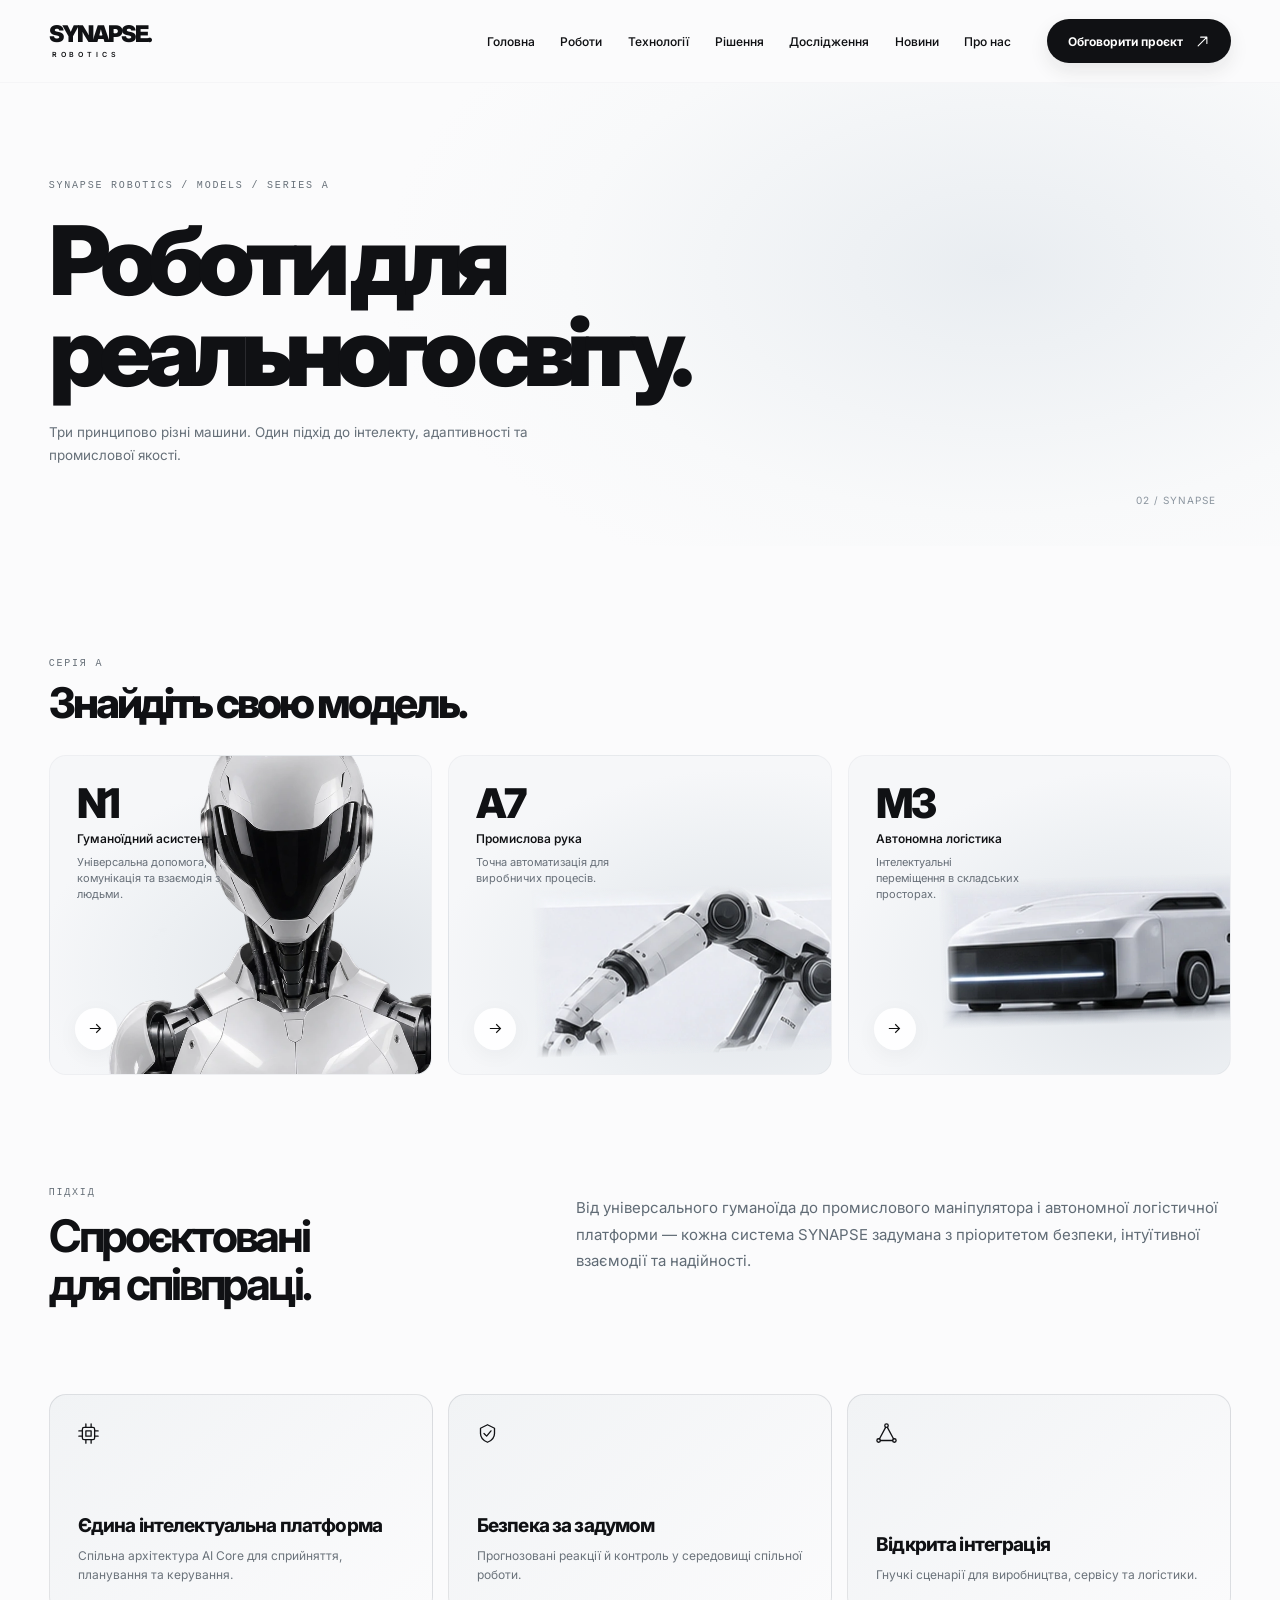
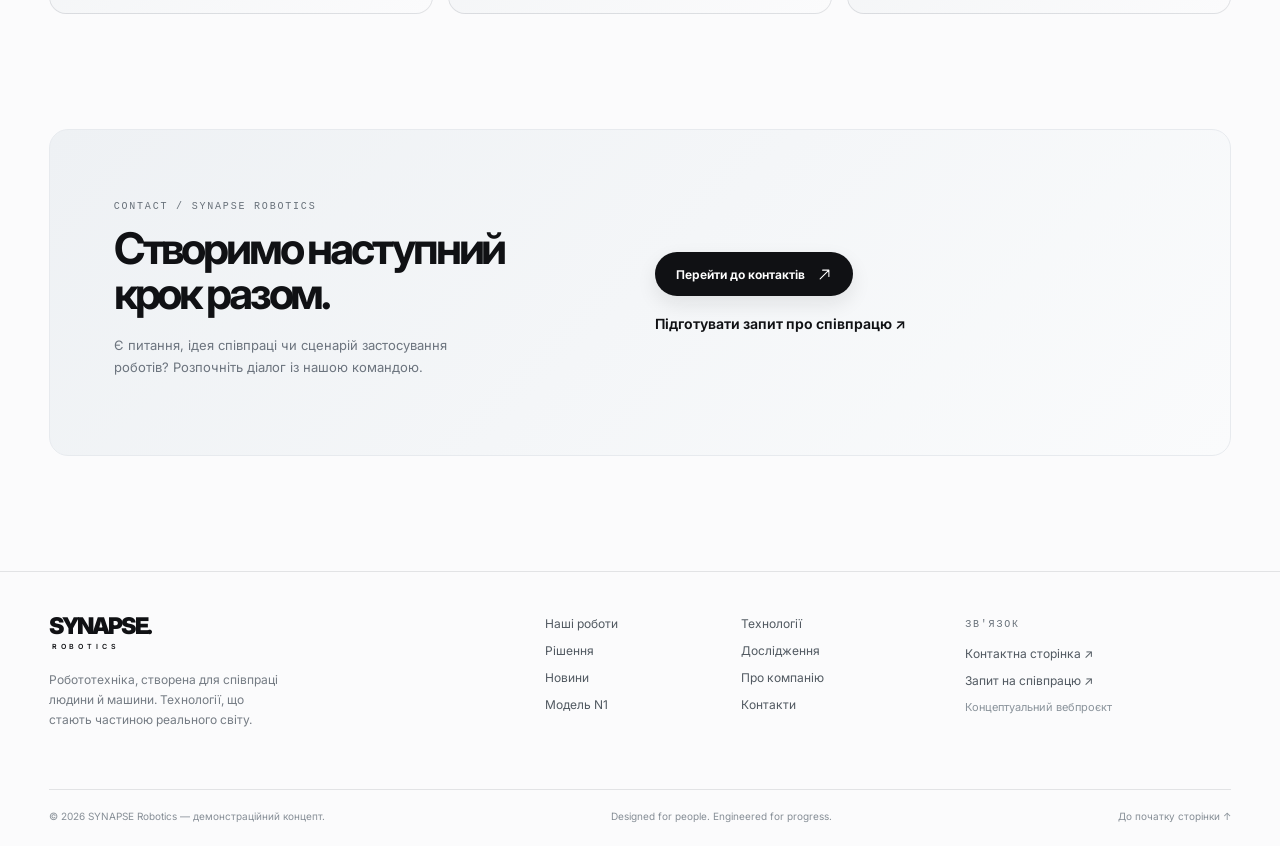
<file: pages/robots.html>
<!DOCTYPE html>
<html lang="uk">
    <head>
        <meta charset="utf-8"/>
        <meta content="width=device-width, initial-scale=1" name="viewport"/>
        <meta content="#fbfbfc" name="theme-color"/>
        <meta content="Лінійка роботів SYNAPSE Robotics: гуманоїд N1, промисловий маніпулятор A7 та логістична система M3." name="description"/>
        <meta content="Наші роботи — SYNAPSE Robotics" property="og:title"/>
        <meta content="Лінійка роботів SYNAPSE Robotics: гуманоїд N1, промисловий маніпулятор A7 та логістична система M3." property="og:description"/>
        <title>
            Наші роботи | SYNAPSE Robotics
        </title>
        <link href="../assets/css/style.css" rel="stylesheet"/>
        <script defer="" src="../assets/js/main.js">
        </script>
    </head>
    <body>
        <noscript>
            <div class="js-required">
                Для анімацій SYNAPSE потрібно ввімкнути JavaScript у браузері.
            </div>
        </noscript>
        <header class="site-header" id="top">
            <div class="header-inner">
                <a aria-label="SYNAPSE Robotics — головна" class="brand" href="../index.html">
                    <span>
                        SYNAPSE.
                    </span>
                    <span class="brand__sub">
                        ROBOTICS
                    </span>
                </a>
                <nav aria-label="Основна навігація" class="site-nav">
                    <a href="../index.html">
                        Головна
                    </a>
                    <a  href="../index.html#robots">
                        Роботи
                    </a>
                    <a href="../index.html#technology">
                        Технології
                    </a>
                    <a href="../index.html#solutions">
                        Рішення
                    </a>
                    <a href="../index.html#research">
                        Дослідження
                    </a>
                    <a href="../index.html#news">
                        Новини
                    </a>
                    <a href="../index.html#about">
                        Про нас
                    </a>
                </nav>
                <div class="header-cta">
                    <a class="btn btn-dark" href="../index.html#contact">
                        Обговорити проєкт
                        <svg aria-hidden="true" viewbox="0 0 24 24">
                            <path d="M5 19 19 5M9 5h10v10">
                            </path>
                        </svg>
                    </a>
                </div>
                <button aria-controls="mobile-menu" aria-expanded="false" aria-label="Відкрити меню" class="mobile-toggle" type="button">
                    <span>
                    </span>
                </button>
            </div>
            <nav aria-label="Мобільна навігація" class="mobile-panel" id="mobile-menu">
                <a href="../index.html">
                    Головна
                </a>
                <a  href="../index.html#robots">
                    Роботи
                </a>
                <a href="../index.html#technology">
                    Технології
                </a>
                <a href="../index.html#solutions">
                    Рішення
                </a>
                <a href="../index.html#research">
                    Дослідження
                </a>
                <a href="../index.html#news">
                    Новини
                </a>
                <a href="../index.html#about">
                    Про нас
                </a>
                <a class="btn btn-dark" href="../index.html#contact">
                    Зв’язатися з нами
                    <svg aria-hidden="true" viewbox="0 0 24 24">
                        <path d="M5 19 19 5M9 5h10v10">
                        </path>
                    </svg>
                </a>
            </nav>
        </header>
        <main id="main-content">
            <section class="page-hero">
                <div class="container">
                    <span class="eyebrow">
                        SYNAPSE ROBOTICS / MODELS / SERIES A
                    </span>
                    <h1>
                        Роботи для
                        <br/>
                        реального світу.
                    </h1>
                    <p>
                        Три принципово різні машини. Один підхід до інтелекту, адаптивності та промислової якості.
                    </p>
                </div>
                <span class="page-hero__index">
                    02 / SYNAPSE
                </span>
            </section>
            <section class="section container section-padded">
                <div class="section-head" data-reveal="">
                    <div>
                        <span class="eyebrow">
                            СЕРІЯ А
                        </span>
                        <h2>
                            Знайдіть свою модель.
                        </h2>
                    </div>
                </div>
                <div class="product-grid" data-reveal="">
                    <a class="product-card product-card--n1" href="../pages/robot-n1.html">
                        <div class="product-card__name">
                            <strong>
                                N1
                            </strong>
                            <small>
                                Гуманоїдний асистент
                            </small>
                            <p>
                                Універсальна допомога, комунікація та взаємодія з людьми.
                            </p>
                        </div>
                        <img alt="N1 — Гуманоїдний асистент" class="product-card__image" decoding="async" loading="lazy" src="../assets/images/n1-720.webp"/>
                        <span aria-hidden="true" class="round-arrow">
                            <svg aria-hidden="true" viewbox="0 0 24 24">
                                <path d="M4 12h15m-6-6 6 6-6 6">
                                </path>
                            </svg>
                        </span>
                    </a>
                    <a class="product-card product-card--a7" href="../pages/robot-a7.html">
                        <div class="product-card__name">
                            <strong>
                                A7
                            </strong>
                            <small>
                                Промислова рука
                            </small>
                            <p>
                                Точна автоматизація для виробничих процесів.
                            </p>
                        </div>
                        <img alt="A7 — Промислова рука" class="product-card__image" decoding="async" loading="lazy" src="../assets/images/a7-arm.webp"/>
                        <span aria-hidden="true" class="round-arrow">
                            <svg aria-hidden="true" viewbox="0 0 24 24">
                                <path d="M4 12h15m-6-6 6 6-6 6">
                                </path>
                            </svg>
                        </span>
                    </a>
                    <a class="product-card product-card--m3" href="../pages/robot-m3.html">
                        <div class="product-card__name">
                            <strong>
                                M3
                            </strong>
                            <small>
                                Автономна логістика
                            </small>
                            <p>
                                Інтелектуальні переміщення в складських просторах.
                            </p>
                        </div>
                        <img alt="M3 — Автономна логістика" class="product-card__image" decoding="async" loading="lazy" src="../assets/images/m3-carrier.webp"/>
                        <span aria-hidden="true" class="round-arrow">
                            <svg aria-hidden="true" viewbox="0 0 24 24">
                                <path d="M4 12h15m-6-6 6 6-6 6">
                                </path>
                            </svg>
                        </span>
                    </a>
                </div>
            </section>
            <section class="section container">
                <div class="page-intro" data-reveal="">
                    <div>
                        <span class="eyebrow">
                            ПІДХІД
                        </span>
                        <h2>
                            Спроєктовані
                            <br/>
                            для співпраці.
                        </h2>
                    </div>
                    <p>
                        Від універсального гуманоїда до промислового маніпулятора і автономної логістичної платформи — кожна система SYNAPSE задумана з пріоритетом безпеки, інтуїтивної взаємодії та надійності.
                    </p>
                </div>
                <div class="feature-grid">
                    <article class="feature-card" data-reveal="">
                        <span class="icon">
                            <svg aria-hidden="true" viewbox="0 0 24 24">
                                <rect height="14" rx="2" width="14" x="5" y="5">
                                </rect>
                                <path d="M9 9h6v6H9zM9 1v4m6-4v4M9 19v4m6-4v4M1 9h4m-4 6h4m14-6h4m-4 6h4">
                                </path>
                            </svg>
                        </span>
                        <h3>
                            Єдина інтелектуальна платформа
                        </h3>
                        <p>
                            Спільна архітектура AI Core для сприйняття, планування та керування.
                        </p>
                    </article>
                    <article class="feature-card" data-reveal="">
                        <span class="icon">
                            <svg aria-hidden="true" viewbox="0 0 24 24">
                                <path d="m12 2 8 4v6c0 5-3 8-8 10-5-2-8-5-8-10V6l8-4Z">
                                </path>
                                <path d="m8 12 3 3 5-6">
                                </path>
                            </svg>
                        </span>
                        <h3>
                            Безпека за задумом
                        </h3>
                        <p>
                            Прогнозовані реакції й контроль у середовищі спільної роботи.
                        </p>
                    </article>
                    <article class="feature-card" data-reveal="">
                        <span class="icon">
                            <svg aria-hidden="true" viewbox="0 0 24 24">
                                <circle cx="12" cy="3" r="2">
                                </circle>
                                <circle cx="3" cy="20" r="2">
                                </circle>
                                <circle cx="21" cy="20" r="2">
                                </circle>
                                <path d="M11 5 4 18m9-13 7 13M5 20h14">
                                </path>
                            </svg>
                        </span>
                        <h3>
                            Відкрита інтеграція
                        </h3>
                        <p>
                            Гнучкі сценарії для виробництва, сервісу та логістики.
                        </p>
                    </article>
                </div>
            </section>
            <section class="container section" data-reveal="">
                <div class="contact-band">
                    <div>
                        <span class="eyebrow">
                            CONTACT / SYNAPSE ROBOTICS
                        </span>
                        <h2>
                            Створимо наступний
                            <br/>
                            крок разом.
                        </h2>
                        <p>
                            Є питання, ідея співпраці чи сценарій застосування роботів? Розпочніть діалог із нашою командою.
                        </p>
                    </div>
                    <div class="contact-band__right">
                        <a class="btn btn-dark" href="../pages/contact.html">
                            Перейти до контактів
                            <svg aria-hidden="true" viewbox="0 0 24 24">
                                <path d="M5 19 19 5M9 5h10v10">
                                </path>
                            </svg>
                        </a>
                        <a href="../pages/contact.html#request">
                            Підготувати запит про співпрацю ↗
                        </a>
                    </div>
                </div>
            </section>
        </main>
        <footer class="site-footer">
            <div class="container">
                <div class="footer-grid">
                    <div class="footer-brand">
                        <a aria-label="На головну" class="brand" href="../index.html">
                            <span>
                                SYNAPSE.
                            </span>
                            <span class="brand__sub">
                                ROBOTICS
                            </span>
                        </a>
                        <p>
                            Робототехніка, створена для співпраці людини й машини. Технології, що стають частиною реального світу.
                        </p>
                    </div>
                    <nav aria-label="Навігація футера" class="footer-links">
                        <a href="../pages/robots.html">
                            Наші роботи
                        </a>
                        <a href="../pages/technology.html">
                            Технології
                        </a>
                        <a href="../pages/solutions.html">
                            Рішення
                        </a>
                        <a href="../pages/research.html">
                            Дослідження
                        </a>
                        <a href="../pages/news.html">
                            Новини
                        </a>
                        <a href="../pages/about.html">
                            Про компанію
                        </a>
                        <a href="../pages/robot-n1.html">
                            Модель N1
                        </a>
                        <a href="../pages/contact.html">
                            Контакти
                        </a>
                    </nav>
                    <div class="footer-contact">
                        <span class="eyebrow">
                            ЗВ'ЯЗОК
                        </span>
                        <a href="../pages/contact.html">
                            Контактна сторінка ↗
                        </a>
                        <a href="../pages/contact.html#request">
                            Запит на співпрацю ↗
                        </a>
                        <span class="footer-concept-note">
                            Концептуальний вебпроєкт
                        </span>
                    </div>
                </div>
                <div class="footer-bottom">
                    <span>
                        © 2026 SYNAPSE Robotics — демонстраційний концепт.
                    </span>
                    <span>
                        Designed for people. Engineered for progress.
                    </span>
                    <a href="#top">
                        До початку сторінки ↑
                    </a>
                </div>
            </div>
        </footer>
    </body>
</html>
</file>
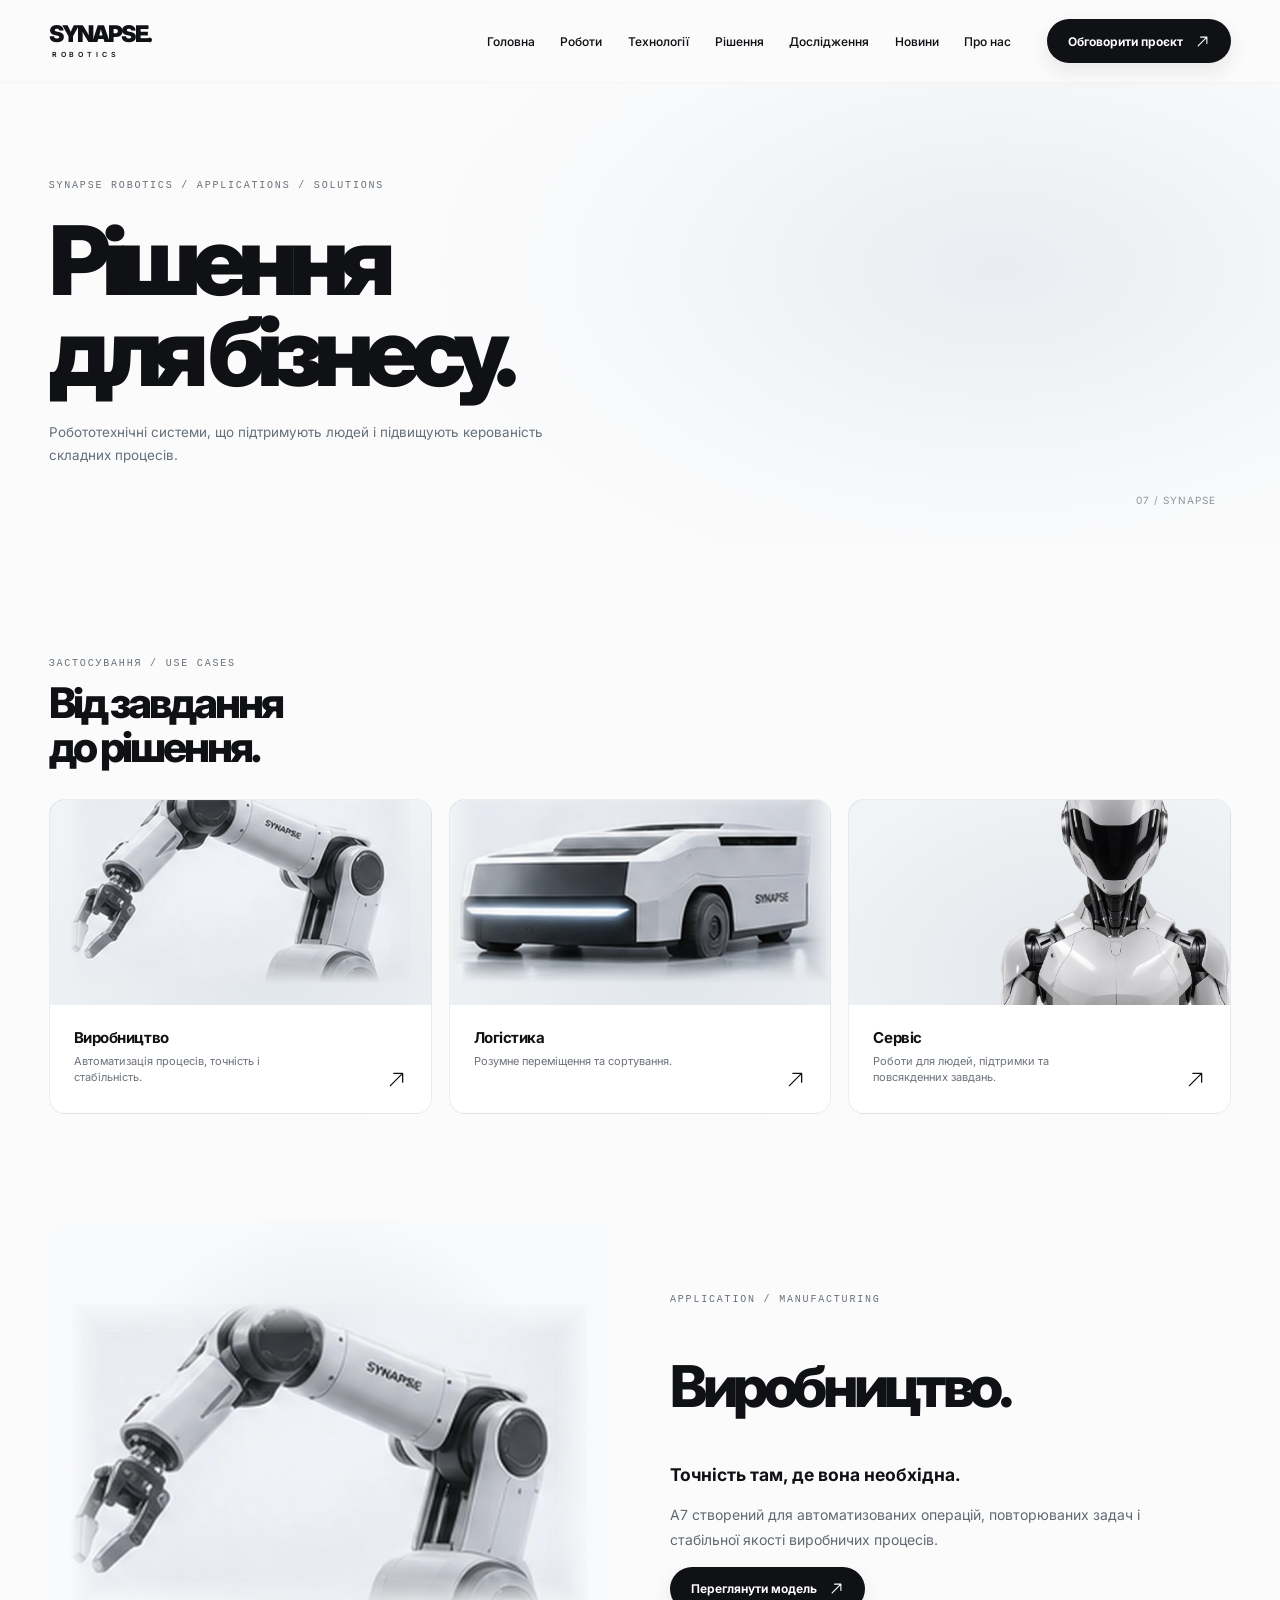
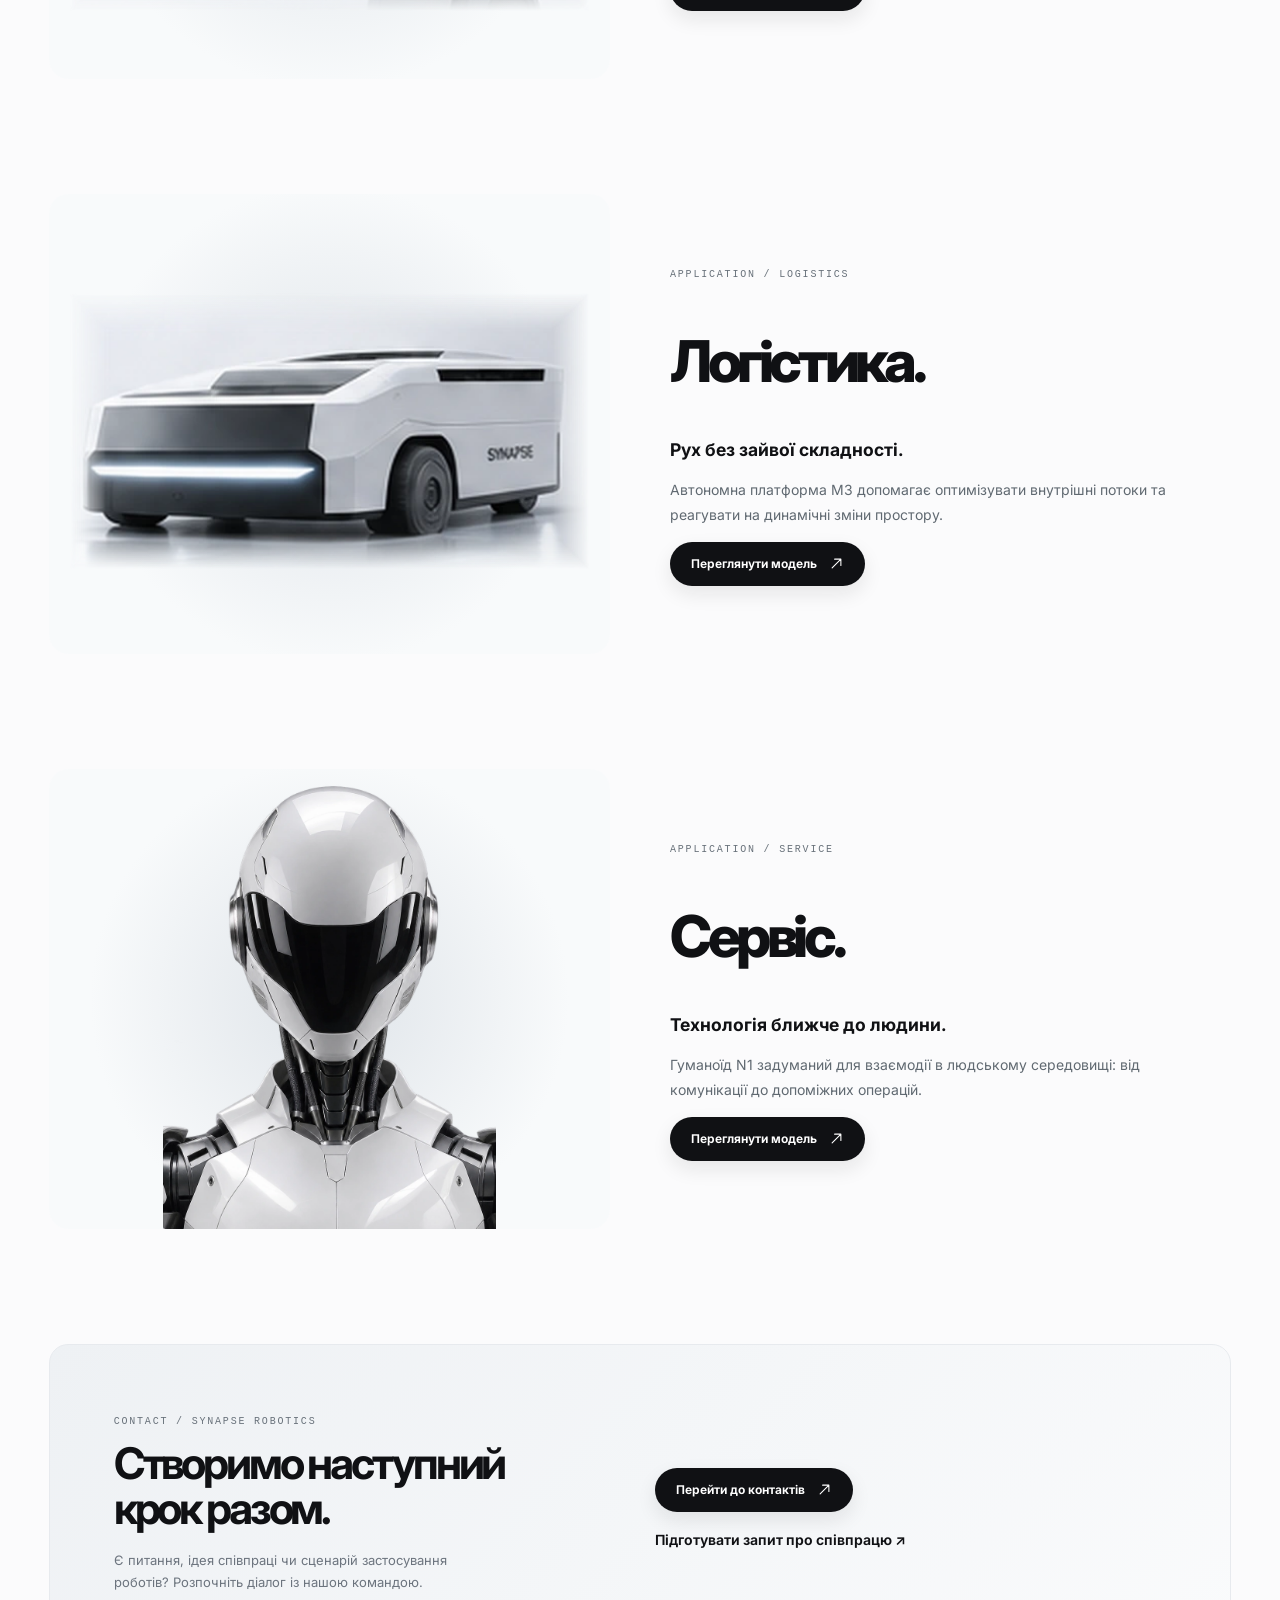
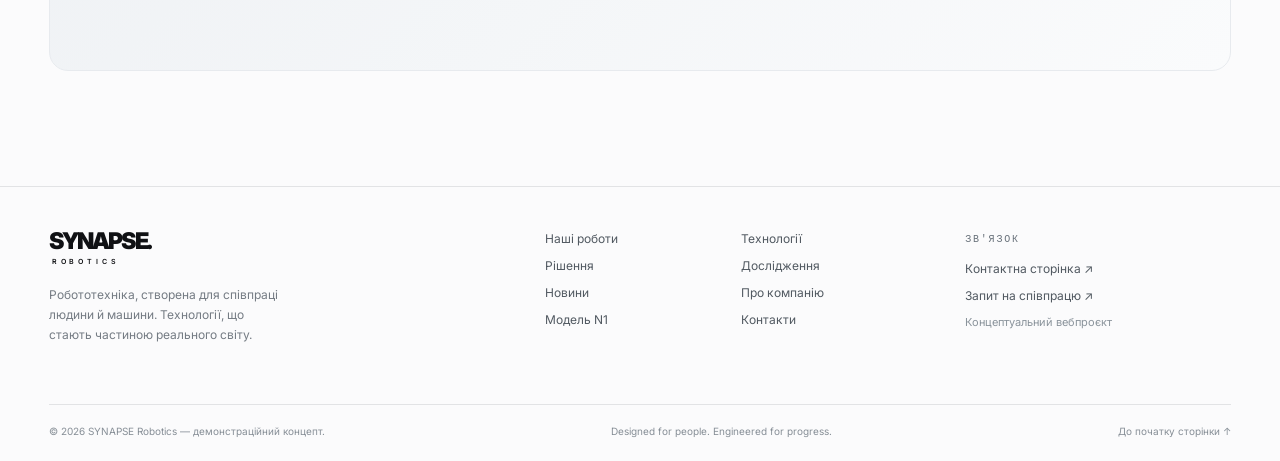
<file: pages/solutions.html>
<!DOCTYPE html>
<html lang="uk">
    <head>
        <meta charset="utf-8"/>
        <meta content="width=device-width, initial-scale=1" name="viewport"/>
        <meta content="#fbfbfc" name="theme-color"/>
        <meta content="Промислові рішення, автономна логістика й сервісні роботи SYNAPSE." name="description"/>
        <meta content="Рішення для бізнесу — SYNAPSE Robotics" property="og:title"/>
        <meta content="Промислові рішення, автономна логістика й сервісні роботи SYNAPSE." property="og:description"/>
        <title>
            Рішення для бізнесу | SYNAPSE Robotics
        </title>
        <link href="../assets/css/style.css" rel="stylesheet"/>
        <script defer="" src="../assets/js/main.js">
        </script>
    </head>
    <body>
        <noscript>
            <div class="js-required">
                Для анімацій SYNAPSE потрібно ввімкнути JavaScript у браузері.
            </div>
        </noscript>
        <header class="site-header" id="top">
            <div class="header-inner">
                <a aria-label="SYNAPSE Robotics — головна" class="brand" href="../index.html">
                    <span>
                        SYNAPSE.
                    </span>
                    <span class="brand__sub">
                        ROBOTICS
                    </span>
                </a>
                <nav aria-label="Основна навігація" class="site-nav">
                    <a href="../index.html">
                        Головна
                    </a>
                    <a href="../index.html#robots">
                        Роботи
                    </a>
                    <a href="../index.html#technology">
                        Технології
                    </a>
                    <a  href="../index.html#solutions">
                        Рішення
                    </a>
                    <a href="../index.html#research">
                        Дослідження
                    </a>
                    <a href="../index.html#news">
                        Новини
                    </a>
                    <a href="../index.html#about">
                        Про нас
                    </a>
                </nav>
                <div class="header-cta">
                    <a class="btn btn-dark" href="../index.html#contact">
                        Обговорити проєкт
                        <svg aria-hidden="true" viewbox="0 0 24 24">
                            <path d="M5 19 19 5M9 5h10v10">
                            </path>
                        </svg>
                    </a>
                </div>
                <button aria-controls="mobile-menu" aria-expanded="false" aria-label="Відкрити меню" class="mobile-toggle" type="button">
                    <span>
                    </span>
                </button>
            </div>
            <nav aria-label="Мобільна навігація" class="mobile-panel" id="mobile-menu">
                <a href="../index.html">
                    Головна
                </a>
                <a href="../index.html#robots">
                    Роботи
                </a>
                <a href="../index.html#technology">
                    Технології
                </a>
                <a  href="../index.html#solutions">
                    Рішення
                </a>
                <a href="../index.html#research">
                    Дослідження
                </a>
                <a href="../index.html#news">
                    Новини
                </a>
                <a href="../index.html#about">
                    Про нас
                </a>
                <a class="btn btn-dark" href="../index.html#contact">
                    Зв’язатися з нами
                    <svg aria-hidden="true" viewbox="0 0 24 24">
                        <path d="M5 19 19 5M9 5h10v10">
                        </path>
                    </svg>
                </a>
            </nav>
        </header>
        <main id="main-content">
            <section class="page-hero">
                <div class="container">
                    <span class="eyebrow">
                        SYNAPSE ROBOTICS / APPLICATIONS / SOLUTIONS
                    </span>
                    <h1>
                        Рішення
                        <br/>
                        для бізнесу.
                    </h1>
                    <p>
                        Робототехнічні системи, що підтримують людей і підвищують керованість складних процесів.
                    </p>
                </div>
                <span class="page-hero__index">
                    07 / SYNAPSE
                </span>
            </section>
            <section class="section container section-padded">
                <div class="section-head" data-reveal="">
                    <div>
                        <span class="eyebrow">
                            ЗАСТОСУВАННЯ / USE CASES
                        </span>
                        <h2>
                            Від завдання
                            <br/>
                            до рішення.
                        </h2>
                    </div>
                </div>
                <div class="tile-grid" data-reveal="">
                    <a class="tile-card tile-card--arm" href="../pages/solutions.html#manufacturing">
                        <div class="tile-card__visual">
                            <img alt="Напрям Виробництво" decoding="async" loading="lazy" src="../assets/images/a7-arm-detail.webp"/>
                        </div>
                        <div class="tile-card__foot">
                            <div>
                                <strong>
                                    Виробництво
                                </strong>
                                <p>
                                    Автоматизація процесів, точність і стабільність.
                                </p>
                            </div>
                            <span class="icon">
                                <svg aria-hidden="true" viewbox="0 0 24 24">
                                    <path d="M5 19 19 5M9 5h10v10">
                                    </path>
                                </svg>
                            </span>
                        </div>
                    </a>
                    <a class="tile-card tile-card--transport" href="../pages/solutions.html#logistics">
                        <div class="tile-card__visual">
                            <img alt="Напрям Логістика" decoding="async" loading="lazy" src="../assets/images/m3-detail.webp"/>
                        </div>
                        <div class="tile-card__foot">
                            <div>
                                <strong>
                                    Логістика
                                </strong>
                                <p>
                                    Розумне переміщення та сортування.
                                </p>
                            </div>
                            <span class="icon">
                                <svg aria-hidden="true" viewbox="0 0 24 24">
                                    <path d="M5 19 19 5M9 5h10v10">
                                    </path>
                                </svg>
                            </span>
                        </div>
                    </a>
                    <a class="tile-card tile-card--service" href="../pages/solutions.html#service">
                        <div class="tile-card__visual">
                            <img alt="Напрям Сервіс" decoding="async" loading="lazy" src="../assets/images/n1-720.webp"/>
                        </div>
                        <div class="tile-card__foot">
                            <div>
                                <strong>
                                    Сервіс
                                </strong>
                                <p>
                                    Роботи для людей, підтримки та повсякденних завдань.
                                </p>
                            </div>
                            <span class="icon">
                                <svg aria-hidden="true" viewbox="0 0 24 24">
                                    <path d="M5 19 19 5M9 5h10v10">
                                    </path>
                                </svg>
                            </span>
                        </div>
                    </a>
                </div>
            </section>
            <section class="section container" id="manufacturing">
                <div class="model-details" data-reveal="">
                    <div class="model-details__visual">
                        <img alt="Робототехнічне рішення SYNAPSE: Виробництво." loading="lazy" src="../assets/images/a7-arm-detail.webp"/>
                    </div>
                    <div class="model-details__text">
                        <span class="eyebrow">
                            APPLICATION / MANUFACTURING
                        </span>
                        <h2>
                            Виробництво.
                        </h2>
                        <h3>
                            Точність там, де вона необхідна.
                        </h3>
                        <p>
                            A7 створений для автоматизованих операцій, повторюваних задач і стабільної якості виробничих процесів.
                        </p>
                        <a class="btn btn-dark" href="robot-a7.html">
                            Переглянути модель
                            <svg aria-hidden="true" viewbox="0 0 24 24">
                                <path d="M5 19 19 5M9 5h10v10">
                                </path>
                            </svg>
                        </a>
                    </div>
                </div>
            </section>
            <section class="section container" id="logistics">
                <div class="model-details" data-reveal="">
                    <div class="model-details__visual">
                        <img alt="Робототехнічне рішення SYNAPSE: Логістика." loading="lazy" src="../assets/images/m3-detail.webp"/>
                    </div>
                    <div class="model-details__text">
                        <span class="eyebrow">
                            APPLICATION / LOGISTICS
                        </span>
                        <h2>
                            Логістика.
                        </h2>
                        <h3>
                            Рух без зайвої складності.
                        </h3>
                        <p>
                            Автономна платформа M3 допомагає оптимізувати внутрішні потоки та реагувати на динамічні зміни простору.
                        </p>
                        <a class="btn btn-dark" href="robot-m3.html">
                            Переглянути модель
                            <svg aria-hidden="true" viewbox="0 0 24 24">
                                <path d="M5 19 19 5M9 5h10v10">
                                </path>
                            </svg>
                        </a>
                    </div>
                </div>
            </section>
            <section class="section container" id="service">
                <div class="model-details" data-reveal="">
                    <div class="model-details__visual">
                        <img alt="Робототехнічне рішення SYNAPSE: Сервіс." loading="lazy" src="../assets/images/n1-portrait.webp"/>
                    </div>
                    <div class="model-details__text">
                        <span class="eyebrow">
                            APPLICATION / SERVICE
                        </span>
                        <h2>
                            Сервіс.
                        </h2>
                        <h3>
                            Технологія ближче до людини.
                        </h3>
                        <p>
                            Гуманоїд N1 задуманий для взаємодії в людському середовищі: від комунікації до допоміжних операцій.
                        </p>
                        <a class="btn btn-dark" href="robot-n1.html">
                            Переглянути модель
                            <svg aria-hidden="true" viewbox="0 0 24 24">
                                <path d="M5 19 19 5M9 5h10v10">
                                </path>
                            </svg>
                        </a>
                    </div>
                </div>
            </section>
            <section class="container section" data-reveal="">
                <div class="contact-band">
                    <div>
                        <span class="eyebrow">
                            CONTACT / SYNAPSE ROBOTICS
                        </span>
                        <h2>
                            Створимо наступний
                            <br/>
                            крок разом.
                        </h2>
                        <p>
                            Є питання, ідея співпраці чи сценарій застосування роботів? Розпочніть діалог із нашою командою.
                        </p>
                    </div>
                    <div class="contact-band__right">
                        <a class="btn btn-dark" href="../pages/contact.html">
                            Перейти до контактів
                            <svg aria-hidden="true" viewbox="0 0 24 24">
                                <path d="M5 19 19 5M9 5h10v10">
                                </path>
                            </svg>
                        </a>
                        <a href="../pages/contact.html#request">
                            Підготувати запит про співпрацю ↗
                        </a>
                    </div>
                </div>
            </section>
        </main>
        <footer class="site-footer">
            <div class="container">
                <div class="footer-grid">
                    <div class="footer-brand">
                        <a aria-label="На головну" class="brand" href="../index.html">
                            <span>
                                SYNAPSE.
                            </span>
                            <span class="brand__sub">
                                ROBOTICS
                            </span>
                        </a>
                        <p>
                            Робототехніка, створена для співпраці людини й машини. Технології, що стають частиною реального світу.
                        </p>
                    </div>
                    <nav aria-label="Навігація футера" class="footer-links">
                        <a href="../pages/robots.html">
                            Наші роботи
                        </a>
                        <a href="../pages/technology.html">
                            Технології
                        </a>
                        <a href="../pages/solutions.html">
                            Рішення
                        </a>
                        <a href="../pages/research.html">
                            Дослідження
                        </a>
                        <a href="../pages/news.html">
                            Новини
                        </a>
                        <a href="../pages/about.html">
                            Про компанію
                        </a>
                        <a href="../pages/robot-n1.html">
                            Модель N1
                        </a>
                        <a href="../pages/contact.html">
                            Контакти
                        </a>
                    </nav>
                    <div class="footer-contact">
                        <span class="eyebrow">
                            ЗВ'ЯЗОК
                        </span>
                        <a href="../pages/contact.html">
                            Контактна сторінка ↗
                        </a>
                        <a href="../pages/contact.html#request">
                            Запит на співпрацю ↗
                        </a>
                        <span class="footer-concept-note">
                            Концептуальний вебпроєкт
                        </span>
                    </div>
                </div>
                <div class="footer-bottom">
                    <span>
                        © 2026 SYNAPSE Robotics — демонстраційний концепт.
                    </span>
                    <span>
                        Designed for people. Engineered for progress.
                    </span>
                    <a href="#top">
                        До початку сторінки ↑
                    </a>
                </div>
            </div>
        </footer>
    </body>
</html>
</file>
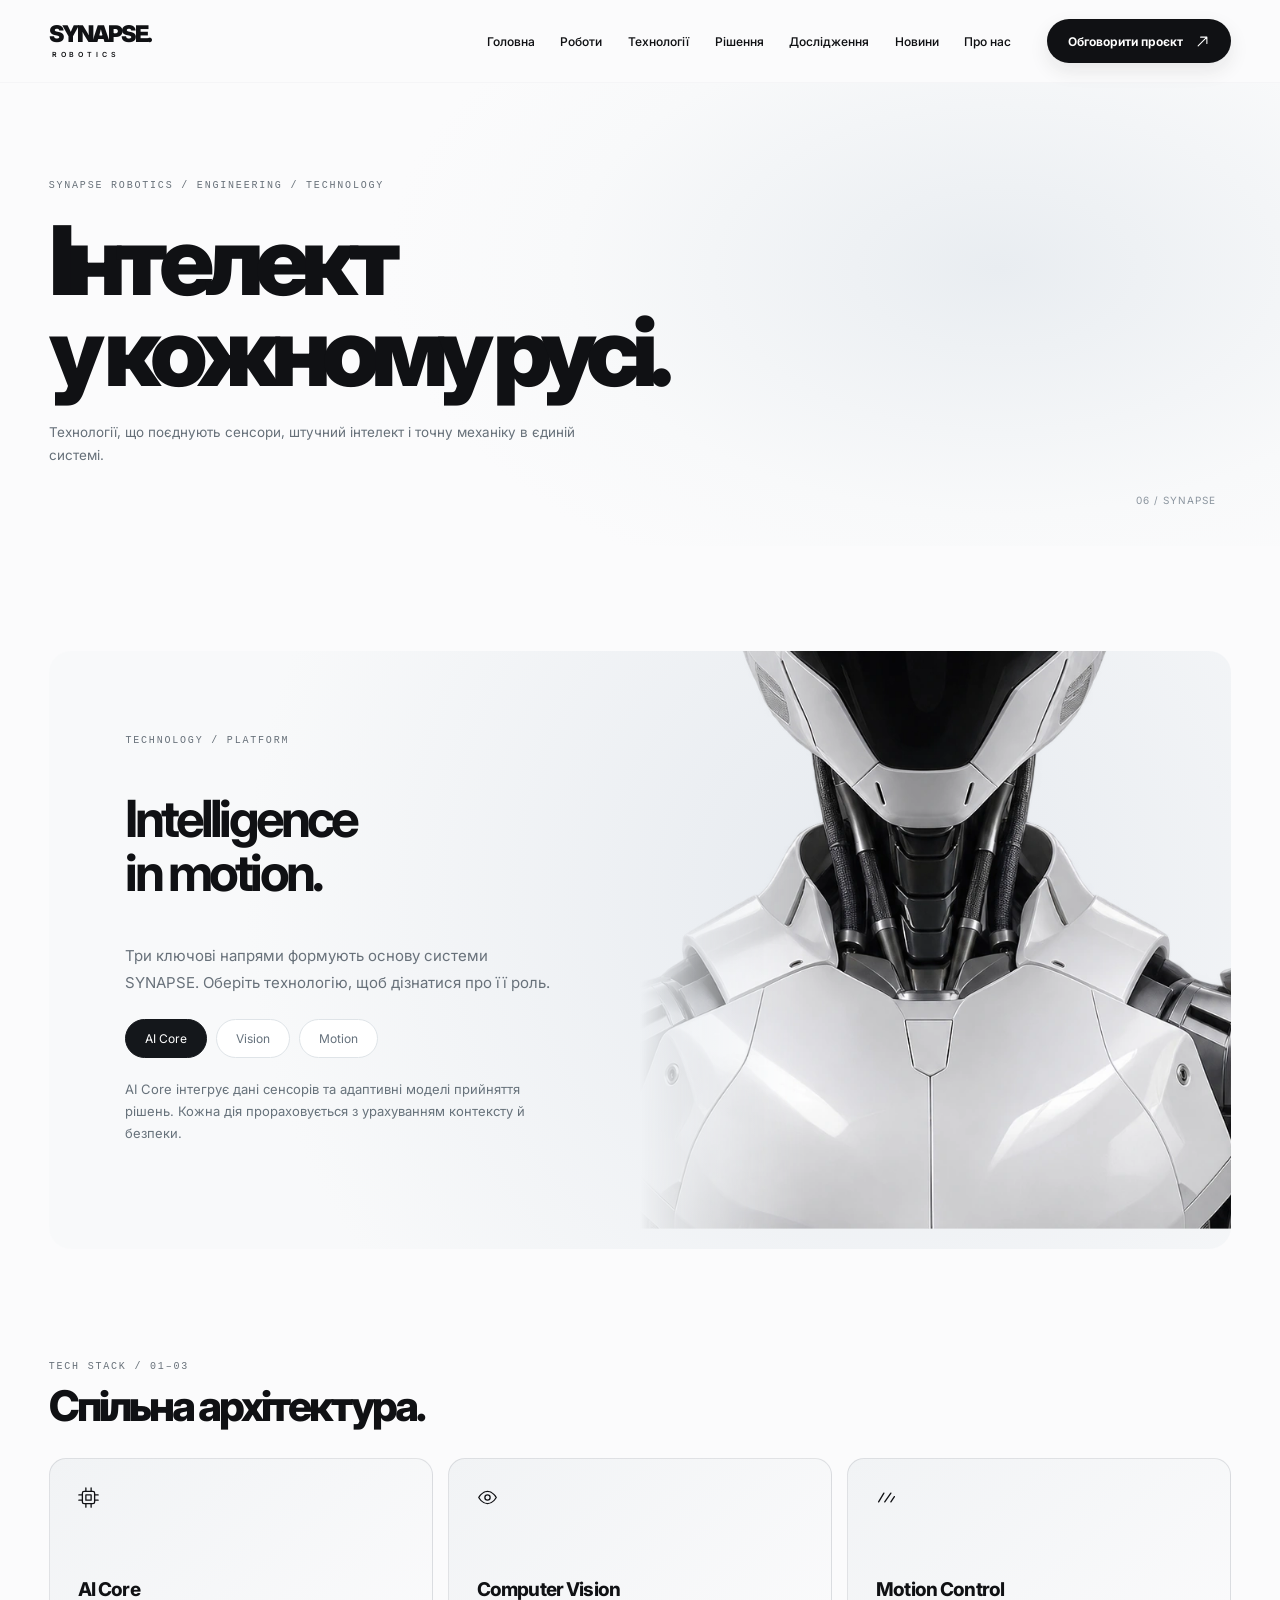
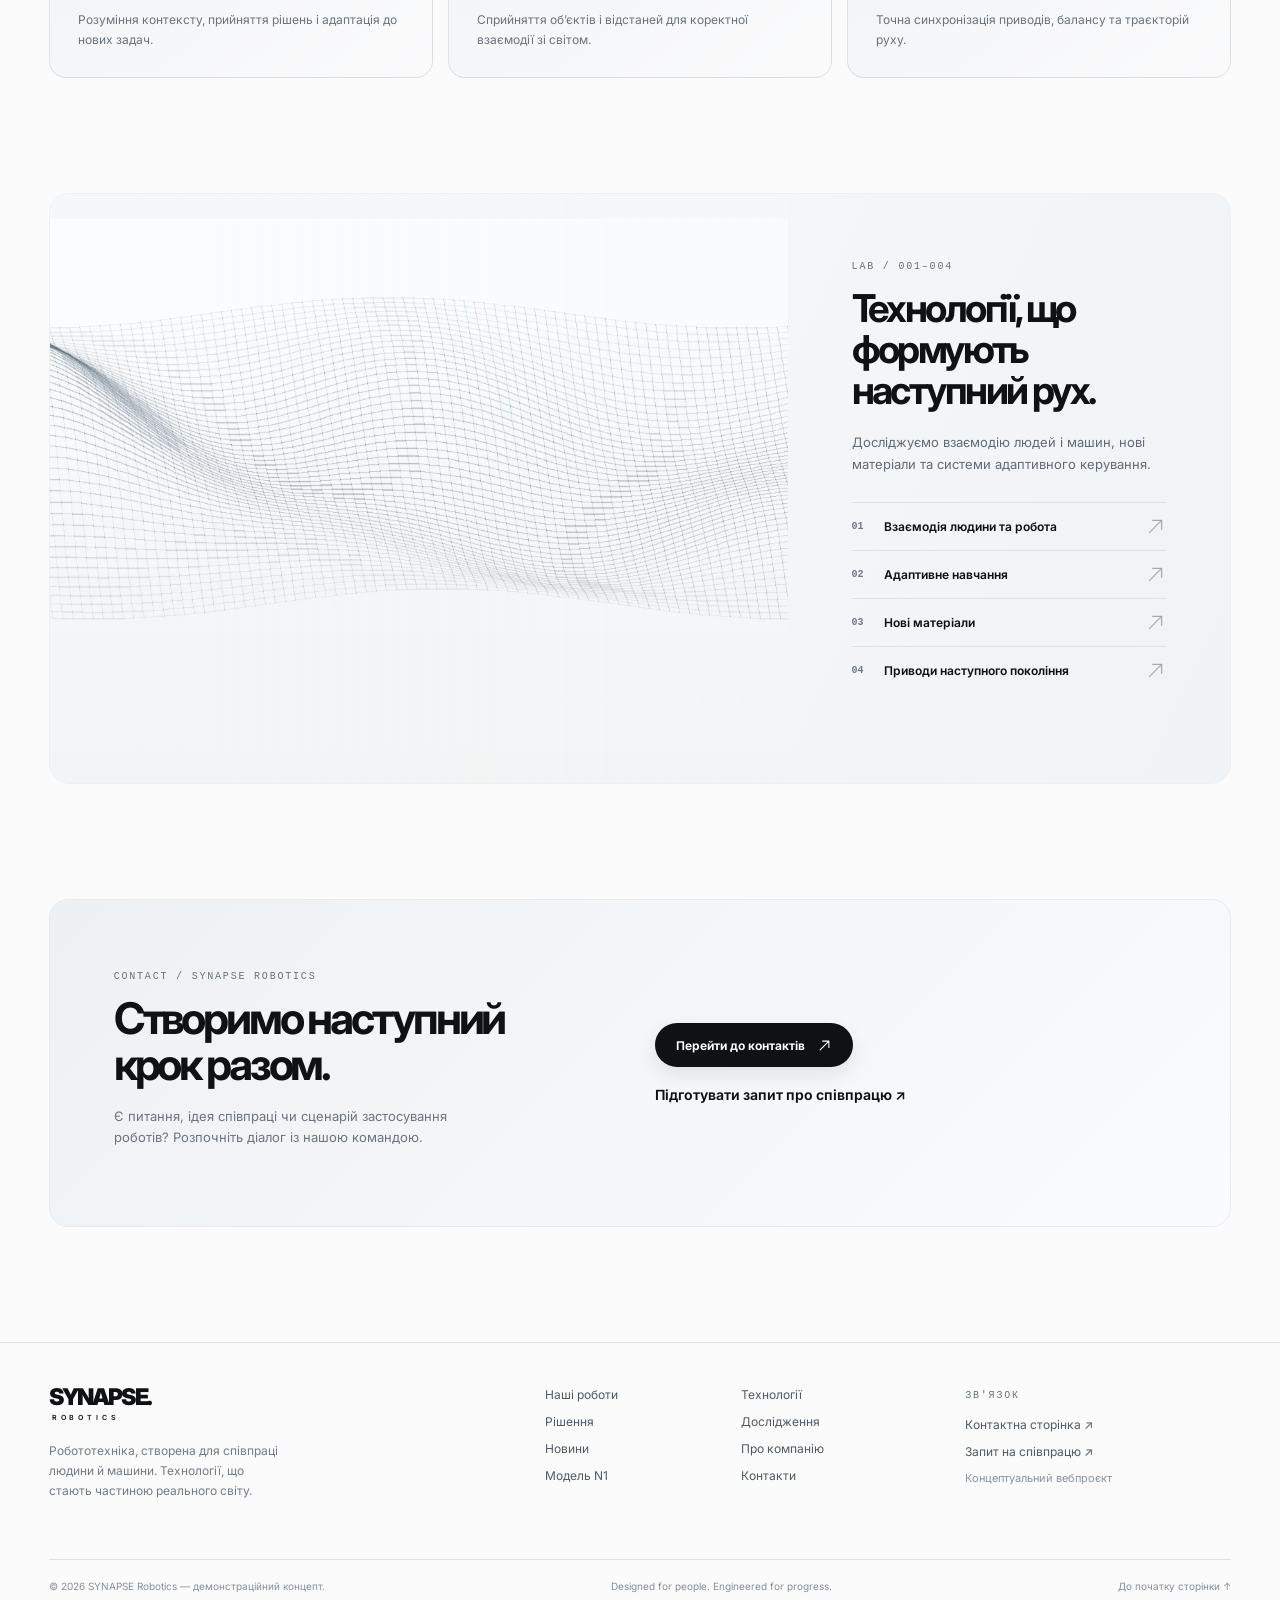
<file: pages/technology.html>
<!DOCTYPE html>
<html lang="uk">
    <head>
        <meta charset="utf-8"/>
        <meta content="width=device-width, initial-scale=1" name="viewport"/>
        <meta content="#fbfbfc" name="theme-color"/>
        <meta content="Технологічна платформа SYNAPSE Robotics: AI Core, Computer Vision та Motion Control." name="description"/>
        <meta content="Технології — SYNAPSE Robotics" property="og:title"/>
        <meta content="Технологічна платформа SYNAPSE Robotics: AI Core, Computer Vision та Motion Control." property="og:description"/>
        <title>
            Технології | SYNAPSE Robotics
        </title>
        <link href="../assets/css/style.css" rel="stylesheet"/>
        <script defer="" src="../assets/js/main.js">
        </script>
    </head>
    <body>
        <noscript>
            <div class="js-required">
                Для анімацій SYNAPSE потрібно ввімкнути JavaScript у браузері.
            </div>
        </noscript>
        <header class="site-header" id="top">
            <div class="header-inner">
                <a aria-label="SYNAPSE Robotics — головна" class="brand" href="../index.html">
                    <span>
                        SYNAPSE.
                    </span>
                    <span class="brand__sub">
                        ROBOTICS
                    </span>
                </a>
                <nav aria-label="Основна навігація" class="site-nav">
                    <a href="../index.html">
                        Головна
                    </a>
                    <a href="../index.html#robots">
                        Роботи
                    </a>
                    <a  href="../index.html#technology">
                        Технології
                    </a>
                    <a href="../index.html#solutions">
                        Рішення
                    </a>
                    <a href="../index.html#research">
                        Дослідження
                    </a>
                    <a href="../index.html#news">
                        Новини
                    </a>
                    <a href="../index.html#about">
                        Про нас
                    </a>
                </nav>
                <div class="header-cta">
                    <a class="btn btn-dark" href="../index.html#contact">
                        Обговорити проєкт
                        <svg aria-hidden="true" viewbox="0 0 24 24">
                            <path d="M5 19 19 5M9 5h10v10">
                            </path>
                        </svg>
                    </a>
                </div>
                <button aria-controls="mobile-menu" aria-expanded="false" aria-label="Відкрити меню" class="mobile-toggle" type="button">
                    <span>
                    </span>
                </button>
            </div>
            <nav aria-label="Мобільна навігація" class="mobile-panel" id="mobile-menu">
                <a href="../index.html">
                    Головна
                </a>
                <a href="../index.html#robots">
                    Роботи
                </a>
                <a  href="../index.html#technology">
                    Технології
                </a>
                <a href="../index.html#solutions">
                    Рішення
                </a>
                <a href="../index.html#research">
                    Дослідження
                </a>
                <a href="../index.html#news">
                    Новини
                </a>
                <a href="../index.html#about">
                    Про нас
                </a>
                <a class="btn btn-dark" href="../index.html#contact">
                    Зв’язатися з нами
                    <svg aria-hidden="true" viewbox="0 0 24 24">
                        <path d="M5 19 19 5M9 5h10v10">
                        </path>
                    </svg>
                </a>
            </nav>
        </header>
        <main id="main-content">
            <section class="page-hero">
                <div class="container">
                    <span class="eyebrow">
                        SYNAPSE ROBOTICS / ENGINEERING / TECHNOLOGY
                    </span>
                    <h1>
                        Інтелект
                        <br/>
                        у кожному русі.
                    </h1>
                    <p>
                        Технології, що поєднують сенсори, штучний інтелект і точну механіку в єдиній системі.
                    </p>
                </div>
                <span class="page-hero__index">
                    06 / SYNAPSE
                </span>
            </section>
            <section class="section container section-padded">
                <div class="tech-module" data-reveal="">
                    <div class="tech-module__copy">
                        <span class="eyebrow">
                            TECHNOLOGY / PLATFORM
                        </span>
                        <h2>
                            Intelligence
                            <br/>
                            in motion.
                        </h2>
                        <p>
                            Три ключові напрями формують основу системи SYNAPSE. Оберіть технологію, щоб дізнатися про її роль.
                        </p>
                        <div aria-label="Технологічні модулі" class="tech-tabs" data-output="#tech-description" data-tech-tabs="" role="tablist">
                            <button aria-selected="true" data-tech="core" role="tab" type="button">
                                AI Core
                            </button>
                            <button aria-selected="false" data-tech="vision" role="tab" tabindex="-1" type="button">
                                Vision
                            </button>
                            <button aria-selected="false" data-tech="motion" role="tab" tabindex="-1" type="button">
                                Motion
                            </button>
                        </div>
                        <div class="text-panel" id="tech-description" role="tabpanel">
                            AI Core інтегрує дані сенсорів та адаптивні моделі прийняття рішень. Кожна дія прораховується з урахуванням контексту й безпеки.
                        </div>
                    </div>
                    <div class="tech-module__visual">
                        <img alt="Високодеталізований механічний модуль гуманоїда N1" loading="lazy" src="../assets/images/n1-mechanics.webp"/>
                    </div>
                </div>
            </section>
            <section class="section container">
                <div class="section-head" data-reveal="">
                    <div>
                        <span class="eyebrow">
                            TECH STACK / 01–03
                        </span>
                        <h2>
                            Спільна архітектура.
                        </h2>
                    </div>
                </div>
                <div class="feature-grid">
                    <article class="feature-card" data-reveal="">
                        <span class="icon">
                            <svg aria-hidden="true" viewbox="0 0 24 24">
                                <rect height="14" rx="2" width="14" x="5" y="5">
                                </rect>
                                <path d="M9 9h6v6H9zM9 1v4m6-4v4M9 19v4m6-4v4M1 9h4m-4 6h4m14-6h4m-4 6h4">
                                </path>
                            </svg>
                        </span>
                        <h3>
                            AI Core
                        </h3>
                        <p>
                            Розуміння контексту, прийняття рішень і адаптація до нових задач.
                        </p>
                    </article>
                    <article class="feature-card" data-reveal="">
                        <span class="icon">
                            <svg aria-hidden="true" viewbox="0 0 24 24">
                                <path d="M2 12s4-7 10-7 10 7 10 7-4 7-10 7-10-7-10-7Z">
                                </path>
                                <circle cx="12" cy="12" r="3">
                                </circle>
                            </svg>
                        </span>
                        <h3>
                            Computer Vision
                        </h3>
                        <p>
                            Сприйняття об’єктів і відстаней для коректної взаємодії зі світом.
                        </p>
                    </article>
                    <article class="feature-card" data-reveal="">
                        <span class="icon">
                            <svg aria-hidden="true" viewbox="0 0 24 24">
                                <path d="M3 17 9 7m1 10 7-10m0 10 4-6">
                                </path>
                            </svg>
                        </span>
                        <h3>
                            Motion Control
                        </h3>
                        <p>
                            Точна синхронізація приводів, балансу та траєкторій руху.
                        </p>
                    </article>
                </div>
            </section>
            <section class="section container">
                <div class="research-feature" data-reveal="">
                    <div class="research-feature__visual">
                        <img alt="Абстрактна тривимірна дослідницька сітка поверхні" loading="lazy" src="../assets/images/research-mesh.webp"/>
                    </div>
                    <div class="research-feature__content">
                        <span class="eyebrow">
                            LAB / 001–004
                        </span>
                        <h3>
                            Технології, що формують наступний рух.
                        </h3>
                        <p>
                            Досліджуємо взаємодію людей і машин, нові матеріали та системи адаптивного керування.
                        </p>
                        <div class="research-list">
                            <a href="../pages/research.html#hri">
                                <span>
                                    01
                                </span>
                                Взаємодія людини та робота
                                <span class="icon">
                                    <svg aria-hidden="true" viewbox="0 0 24 24">
                                        <path d="M5 19 19 5M9 5h10v10">
                                        </path>
                                    </svg>
                                </span>
                            </a>
                            <a href="../pages/research.html#learning">
                                <span>
                                    02
                                </span>
                                Адаптивне навчання
                                <span class="icon">
                                    <svg aria-hidden="true" viewbox="0 0 24 24">
                                        <path d="M5 19 19 5M9 5h10v10">
                                        </path>
                                    </svg>
                                </span>
                            </a>
                            <a href="../pages/research.html#materials">
                                <span>
                                    03
                                </span>
                                Нові матеріали
                                <span class="icon">
                                    <svg aria-hidden="true" viewbox="0 0 24 24">
                                        <path d="M5 19 19 5M9 5h10v10">
                                        </path>
                                    </svg>
                                </span>
                            </a>
                            <a href="../pages/research.html#actuators">
                                <span>
                                    04
                                </span>
                                Приводи наступного покоління
                                <span class="icon">
                                    <svg aria-hidden="true" viewbox="0 0 24 24">
                                        <path d="M5 19 19 5M9 5h10v10">
                                        </path>
                                    </svg>
                                </span>
                            </a>
                        </div>
                    </div>
                </div>
            </section>
            <section class="container section" data-reveal="">
                <div class="contact-band">
                    <div>
                        <span class="eyebrow">
                            CONTACT / SYNAPSE ROBOTICS
                        </span>
                        <h2>
                            Створимо наступний
                            <br/>
                            крок разом.
                        </h2>
                        <p>
                            Є питання, ідея співпраці чи сценарій застосування роботів? Розпочніть діалог із нашою командою.
                        </p>
                    </div>
                    <div class="contact-band__right">
                        <a class="btn btn-dark" href="../pages/contact.html">
                            Перейти до контактів
                            <svg aria-hidden="true" viewbox="0 0 24 24">
                                <path d="M5 19 19 5M9 5h10v10">
                                </path>
                            </svg>
                        </a>
                        <a href="../pages/contact.html#request">
                            Підготувати запит про співпрацю ↗
                        </a>
                    </div>
                </div>
            </section>
        </main>
        <footer class="site-footer">
            <div class="container">
                <div class="footer-grid">
                    <div class="footer-brand">
                        <a aria-label="На головну" class="brand" href="../index.html">
                            <span>
                                SYNAPSE.
                            </span>
                            <span class="brand__sub">
                                ROBOTICS
                            </span>
                        </a>
                        <p>
                            Робототехніка, створена для співпраці людини й машини. Технології, що стають частиною реального світу.
                        </p>
                    </div>
                    <nav aria-label="Навігація футера" class="footer-links">
                        <a href="../pages/robots.html">
                            Наші роботи
                        </a>
                        <a href="../pages/technology.html">
                            Технології
                        </a>
                        <a href="../pages/solutions.html">
                            Рішення
                        </a>
                        <a href="../pages/research.html">
                            Дослідження
                        </a>
                        <a href="../pages/news.html">
                            Новини
                        </a>
                        <a href="../pages/about.html">
                            Про компанію
                        </a>
                        <a href="../pages/robot-n1.html">
                            Модель N1
                        </a>
                        <a href="../pages/contact.html">
                            Контакти
                        </a>
                    </nav>
                    <div class="footer-contact">
                        <span class="eyebrow">
                            ЗВ'ЯЗОК
                        </span>
                        <a href="../pages/contact.html">
                            Контактна сторінка ↗
                        </a>
                        <a href="../pages/contact.html#request">
                            Запит на співпрацю ↗
                        </a>
                        <span class="footer-concept-note">
                            Концептуальний вебпроєкт
                        </span>
                    </div>
                </div>
                <div class="footer-bottom">
                    <span>
                        © 2026 SYNAPSE Robotics — демонстраційний концепт.
                    </span>
                    <span>
                        Designed for people. Engineered for progress.
                    </span>
                    <a href="#top">
                        До початку сторінки ↑
                    </a>
                </div>
            </div>
        </footer>
    </body>
</html>
</file>
<file: assets/css/style.css>
@import url('https://fonts.googleapis.com/css2?family=Inter:wght@400;500;600;700;800;900&display=swap');

:root {
    color-scheme: light;
    --ink: #101114;
    --muted: #6b7077;
    --rule: rgba(24, 34, 46, 0.11);
    --paper: #fbfbfc;
    --soft: #f0f2f5;
    --wrap: 1536px;
    --radius: 18px;
    --ease: cubic-bezier(.19, 1, .22, 1);
}

*, *::before, *::after { box-sizing: border-box; }
html { scroll-behavior: auto; scroll-padding-top: 85px; }
body {
    margin: 0;
    min-width: 320px;
    overflow-x: clip;
    color: var(--ink);
    background: var(--paper);
    font-family: Inter, -apple-system, BlinkMacSystemFont, 'Segoe UI', sans-serif;
    font-size: 15px;
    -webkit-font-smoothing: antialiased;
    text-rendering: optimizeLegibility;
}
button, input, select, textarea { font: inherit; }
a { color: inherit; text-decoration: none; }
button { cursor: pointer; }
img { display: block; max-width: 100%; }
::selection { background: #15191f; color: white; }
:focus-visible { outline: 3px solid #a3b4c6; outline-offset: 4px; }
.no-scroll { overflow: hidden; }
.container { width: min(calc(100% - clamp(34px, 7.6vw, 132px)), var(--wrap)); margin-inline: auto; }
.monolabel, .eyebrow, .mini-label {
    font-family: 'SFMono-Regular', Consolas, 'Liberation Mono', monospace;
    font-size: 10px;
    font-weight: 500;
    letter-spacing: .18em;
    line-height: 1.8;
    text-transform: uppercase;
}
.eyebrow { color: #68717a; }
.mini-label { font-size: 9px; }
.small-arrow, .link-arrow { display: inline-flex; align-items: center; gap: 9px; font-size: 13px; font-weight: 650; }
.small-arrow svg, .link-arrow svg, .btn svg { transition: transform .35s var(--ease); }
.small-arrow:hover svg, .link-arrow:hover svg, .btn:hover svg { transform: translate(4px, -2px); }
.icon { display: inline-flex; align-items: center; justify-content: center; }
.icon svg { width: 21px; height: 21px; fill: none; stroke: currentColor; stroke-width: 1.5; stroke-linecap: round; stroke-linejoin: round; }

.site-header {
    height: 83px;
    position: sticky;
    top: 0;
    z-index: 100;
    background: rgba(251, 251, 252, .85);
    border-bottom: 1px solid rgba(24, 34, 46, .025);
    transition: background .3s, box-shadow .3s;
    animation: header-arrive .7s .05s both;
}
.site-header.scrolled { position: sticky; top: 0; background: rgba(251,251,252,.89); backdrop-filter: blur(22px); box-shadow: 0 1px 0 rgba(24,34,46,.06); }
.header-inner { width: min(calc(100% - clamp(34px, 7.6vw, 132px)), var(--wrap)); margin-inline: auto; height: 100%; display: flex; align-items: center; gap: 36px; }
.brand { display: inline-flex; flex: 0 0 auto; flex-direction: column; line-height: .87; font-weight: 900; font-size: 23px; letter-spacing: -.095em; }
.brand__sub { margin-top: 8px; font-size: 7px; font-weight: 600; letter-spacing: .56em; padding-left: 3px; }
.site-nav { display: flex; margin-left: auto; gap: clamp(11px, 2vw, 31px); align-items: center; }
.site-nav a { position: relative; white-space: nowrap; padding-block: 13px; font-size: 12px; font-weight: 530; transition: color .2s; }
.site-nav a:hover { color: #6e7984; }
.site-nav a::after { content: ''; position: absolute; height: 1px; background: currentColor; left: 0; bottom: 6px; width: 100%; transform-origin: left; transform: scaleX(0); transition: transform .3s var(--ease); }
.site-nav a:hover::after, .site-nav a[aria-current='page']::after { transform: scaleX(1); }
.header-cta { flex: 0 0 auto; }
.btn { display: inline-flex; align-items: center; justify-content: center; gap: 12px; border: 1px solid transparent; min-height: 44px; border-radius: 100px; font-size: 12px; font-weight: 670; white-space: nowrap; padding: 0 20px; transition: transform .35s var(--ease), box-shadow .35s, background .25s, color .25s; }
.btn:hover { transform: translateY(-2px); }
.btn-dark { background: #101114; color: white; box-shadow: 0 8px 20px rgba(17,19,23,.09); }
.btn-dark:hover { background: #30353a; box-shadow: 0 12px 26px rgba(17,19,23,.16); }
.btn-light { background: rgba(255,255,255,.89); color: #15181c; border-color: rgba(0,0,0,.07); }
.btn-light:hover { box-shadow: 0 9px 24px rgba(16,17,20,.06); }
.btn svg { width: 15px; height: 15px; stroke: currentColor; stroke-width: 1.7; stroke-linecap: round; stroke-linejoin: round; fill: none; }
.mobile-toggle { display: none; width: 44px; height: 44px; margin-left: auto; border: 1px solid var(--rule); background: white; border-radius: 50%; align-items: center; justify-content: center; }
.mobile-toggle span, .mobile-toggle span::before, .mobile-toggle span::after { content: ''; display: block; width: 17px; height: 1px; background: #121518; transition: transform .3s, opacity .3s; }
.mobile-toggle span::before { transform: translateY(-5px); }
.mobile-toggle span::after { transform: translateY(4px); }
.mobile-toggle[aria-expanded='true'] span { background: transparent; }
.mobile-toggle[aria-expanded='true'] span::before { transform: translateY(0) rotate(45deg); background: #121518; }
.mobile-toggle[aria-expanded='true'] span::after { transform: translateY(-1px) rotate(-45deg); background: #121518; }
.mobile-panel { display: none; }

/* Independent cinematic layers: atmosphere / type / product / copy / fade. */
.hero { isolation: isolate; overflow: hidden; height: clamp(675px, 56vw, 830px); position: relative; background: radial-gradient(ellipse 50% 56% at 50% 39%, #eaedf0 0, rgba(244,246,248,.68) 44%, rgba(255,255,255,.3) 78%, transparent 100%), linear-gradient(180deg,#fcfcfd 0%,#f8f9fa 65%,#fff 100%); }
.hero__atmosphere { z-index: 0; position: absolute; inset: 0; pointer-events: none; background: radial-gradient(ellipse 38% 36% at calc(50% + var(--light-x,0px)) calc(48% + var(--light-y,0px)), rgba(255,255,255,.96), transparent 90%); opacity: .78; transition: background .2s; }
.hero__word { position: absolute; left: 50%; top: clamp(152px, 13.1vw, 204px); z-index: 1; width: max-content; transform: translateX(-50%); font-size: clamp(104px, 17vw, 265px); font-weight: 900; letter-spacing: -.105em; line-height: .75; color: #101114; white-space: nowrap; user-select: none; animation: word-arrive .9s .2s both; }
.hero__robot-stage { position: absolute; z-index: 2; inset: 0; pointer-events: none; display: flex; justify-content: center; align-items: flex-start; overflow: hidden; }
.hero__robot { position: relative; display: block; width: clamp(525px, 46vw, 750px); height: auto; max-width: none; margin-top: -26px; transform: translate3d(var(--robot-x,0px),var(--robot-y,0px),0); filter: drop-shadow(0 12px 24px rgba(58,71,82,.075)); animation: robot-arrive 1.2s .3s both; will-change: transform; }
.hero__fade { position: absolute; z-index: 4; inset: auto 0 0; height: 55%; background: linear-gradient(to bottom,rgba(251,252,253,0) 0%,rgba(251,252,253,.24) 28%,rgba(251,252,253,.94) 66%, #fff 89%); pointer-events: none; }
.hero__copy { position: absolute; z-index: 5; left: max(calc(50vw - 768px), clamp(22px,4.5vw,68px)); top: 47%; max-width: 350px; animation: content-arrive .8s .58s both; }
.hero__copy h1 { font-size: clamp(37px, 3.2vw, 50px); margin: 16px 0 13px; font-weight: 800; letter-spacing: -.068em; line-height: 1.02; }
.hero__copy p { font-size: clamp(12px, .94vw, 14px); max-width: 304px; line-height: 1.67; color: #525962; margin: 0 0 22px; }
.hero__buttons { display: flex; gap: 9px; align-items: center; animation: content-arrive .8s .78s both; }
.hero__specs { position: absolute; z-index: 5; right: max(calc(50vw - 768px),clamp(22px,4.5vw,68px)); top: 49.2%; width: clamp(182px, 17.3vw, 266px); animation: content-arrive .85s 1.03s both; }
.hero__spec-heading { display: flex; gap: 12px; align-items: center; font-size: 10px; letter-spacing: .13em; font-weight: 680; margin-bottom: 13px; }
.hero__spec-heading::after { content: ''; height: 1px; background: #9da5ad; flex: 1; }
.hero__spec-item { display: grid; grid-template-columns: 76px 1fr; align-items: baseline; gap: 12px; border-top: 1px solid rgba(24,34,46,.14); padding: 12px 0; }
.hero__spec-item strong { font-size: 15px; letter-spacing: -.045em; }
.hero__spec-item span { font-size: 11px; color: #666b72; }
.hero__scroll { position: absolute; z-index: 6; bottom: 28px; left: max(calc(50vw - 768px),clamp(22px,4.5vw,68px)); display: flex; align-items: center; gap: 14px; font-size: 9px; letter-spacing: .19em; }
.hero__scroll::before { content: ''; width: 1px; height: 31px; background: #7c858f; }
.hero__index { position: absolute; z-index: 5; top: 27px; right: 4.5vw; display: flex; gap: 13px; align-items: center; font-size: 9px; letter-spacing: .15em; }
.hero__index::after { content: ''; width: 32px; height: 1px; background: #656a71; }

.spec-strip { position: relative; z-index: 7; margin-top: -2px; margin-bottom: 74px; display: grid; grid-template-columns: repeat(4, 1fr); border: 1px solid var(--rule); border-radius: 19px; background: linear-gradient(118deg,rgba(249,250,251,.98),rgba(255,255,255,.98)); box-shadow: 0 17px 44px rgba(31,48,66,.027); overflow: hidden; }
.spec-strip__item { display: flex; align-items: center; gap: 20px; padding: 24px clamp(16px,2.5vw,44px); min-height: 94px; }
.spec-strip__item + .spec-strip__item { border-left: 1px solid var(--rule); }
.spec-strip__item .icon { min-width: 27px; }
.spec-strip__item .icon svg { width: 26px; height: 26px; }
.spec-strip strong { display: block; font-size: clamp(16px, 1.3vw, 20px); letter-spacing: -.06em; }
.spec-strip span:not(.icon) { display: block; font-size: 11px; color: #6a727b; margin-top: 3px; }
.section { margin-block: 0 115px; }
.section-head { display: flex; justify-content: space-between; align-items: flex-end; gap: 24px; margin-bottom: 30px; }
.section-head h2, .section-title { font-size: clamp(32px, 3.3vw, 55px); font-weight: 800; margin: 8px 0 0; letter-spacing: -.072em; line-height: 1.04; }
.section-head > p, .section-head__right { color: #697078; max-width: 320px; font-size: 13px; line-height: 1.65; }
.section-head .link-arrow { margin-bottom: 7px; flex: 0 0 auto; }
.section-head__split { display: grid; grid-template-columns: 1fr 1fr; width: 100%; align-items: end; }
.product-grid { display: grid; grid-template-columns: repeat(3, minmax(0,1fr)); gap: 16px; }
.product-card { position: relative; isolation: isolate; display: block; min-height: clamp(265px, 25vw, 350px); border-radius: 17px; overflow: hidden; background: radial-gradient(ellipse 82% 64% at 78% 68%, #dfe3e8 0, #edf0f3 62%, #f6f7f9 100%); border: 1px solid rgba(38,49,60,.035); transition: transform .5s var(--ease),box-shadow .5s; }
.product-card:hover { transform: translateY(-5px); box-shadow: 0 23px 45px rgba(25,40,52,.095); }
.product-card__name { position: absolute; top: 28px; left: 27px; z-index: 3; }
.product-card__name strong { display: block; font-size: clamp(31px,3.2vw,47px); font-weight: 850; letter-spacing: -.075em; line-height: .95; }
.product-card__name small { display: block; font-size: 12px; font-weight: 560; margin-top: 8px; }
.product-card__name p { font-size: 11px; line-height: 1.45; color: #687079; max-width: 145px; margin: 9px 0 0; }
.product-card__image { position: absolute; z-index: 1; pointer-events: none; transition: transform .75s var(--ease); }
.product-card:hover .product-card__image { transform: translateY(-8px) scale(1.035); }
.product-card--n1 .product-card__image { right: -12%; top: -3%; height: 136%; width: auto; max-width: none; }
.product-card--a7 .product-card__image { width: 83%; max-width: none; right: -5%; bottom: -4%; }
.product-card--m3 .product-card__image { width: 81%; max-width: none; right: -5%; bottom: 5%; }
.round-arrow { position: absolute; z-index: 5; width: 42px; height: 42px; bottom: 24px; left: 25px; background: rgba(255,255,255,.91); display: flex; align-items: center; justify-content: center; border-radius: 50%; box-shadow: 0 5px 22px rgba(16,25,35,.045); transition: transform .4s var(--ease),background .3s; }
.round-arrow svg { width: 17px; height: 17px; stroke: #111; fill:none; stroke-width: 1.6; transition:transform .35s; }
.product-card:hover .round-arrow { transform: scale(1.09); background:white; }
.product-card:hover .round-arrow svg { transform: translateX(3px); }

.technology-showcase { position: relative; display: grid; grid-template-columns: 36% 64%; overflow: hidden; min-height: 550px; padding: 69px clamp(34px, 6vw, 100px); background: radial-gradient(ellipse 58% 85% at 66% 45%, #ebeff3 0%, #f9fafb 54%, #fff 100%); }
.technology-showcase__copy { position: relative; z-index: 4; }
.technology-showcase__copy h2 { font-size: clamp(37px, 4vw, 64px); font-weight: 820; line-height: 1.01; letter-spacing: -.075em; max-width: 350px; margin: 19px 0 20px; }
.technology-showcase__copy p { max-width: 280px; font-size: 13px; line-height: 1.75; color: #626a73; margin: 0 0 25px; }
.technology-showcase__image { pointer-events: none; position: absolute; width: 56%; right: 11%; top: -25%; bottom: -5%; z-index: 1; overflow: hidden; mask-image: radial-gradient(ellipse 58% 58% at 49% 49%, black 39%,transparent 100%); -webkit-mask-image: radial-gradient(ellipse 58% 58% at 49% 49%, black 39%,transparent 100%); }
.technology-showcase__image img { width: 100%; height: 110%; object-fit: cover; object-position: 58% 45%; filter: saturate(.45) contrast(1.08); transform: rotate(-14deg) scale(1.1); }
.technology-showcase__labels { z-index: 3; position: absolute; top: 31%; right: clamp(28px,4vw,90px); display: grid; gap: 33px; }
.technology-showcase__labels span { display: flex; align-items: center; gap: 15px; font-size: 9px; color: #4f575e; letter-spacing: .22em; font-family: Consolas,monospace; }
.technology-showcase__labels span::before { content: ''; display:block; width: clamp(24px,5vw,95px); height:1px; background: #7d8b98; }
.technology-showcase__indexes { position: absolute; bottom: 34px; right: 4.4vw; color: #858e97; font-size: 10px; letter-spacing: .14em; }

.tile-grid { display: grid; grid-template-columns: repeat(3,1fr); gap: 17px; }
.tile-card { display:flex; flex-direction:column; position: relative; overflow:hidden; min-height: 315px; border: 1px solid rgba(20,34,47,.06); border-radius: 16px; background: linear-gradient(150deg, #e8ecf0, #f9fafb 70%); transition: transform .45s var(--ease),box-shadow .45s; }
.tile-card:hover { transform: translateY(-4px); box-shadow: 0 20px 37px rgba(25,40,52,.075); }
.tile-card__visual { position: relative; height: 205px; overflow:hidden; background: radial-gradient(ellipse 75% 100% at 60% 85%,#e1e6eb,#f1f3f5); }
.tile-card__visual img { width: 100%; height: 100%; object-fit: contain; transition: transform .65s var(--ease); }
.tile-card:hover .tile-card__visual img { transform: translateY(-4px) scale(1.05); }
.tile-card--arm img { object-position: center 48%; }
.tile-card--transport img { object-position: 50% 60%; }
.tile-card--service img { max-width: 260px; height: 130%; width: auto; margin-left:auto; margin-top:-26px; }
.tile-card__foot { display:flex; flex:1; padding: 23px 24px; justify-content: space-between; gap: 20px; background: #fff; }
.tile-card__foot strong { font-size: 15px; letter-spacing: -.03em; }
.tile-card__foot p { margin: 6px 0 0; color: #6c727b; line-height:1.5; font-size: 11px; max-width:250px; }
.tile-card__foot .icon { align-self:flex-end; }

.research-feature { background: linear-gradient(115deg, #f8fafb, #f0f3f6); border-radius: 20px; overflow:hidden; display:grid; grid-template-columns: 1.25fr .75fr; min-height: 470px; border: 1px solid #edf0f2; }
.research-feature__visual { background: #f5f7f9; position:relative; overflow: hidden; }
.research-feature__visual img { width:100%; height:100%; object-fit: cover; }
.research-feature__visual::after { content: ''; position:absolute; inset:0; background:linear-gradient(90deg, transparent,rgba(247,249,250,.15)); pointer-events:none; }
.research-feature__content { padding: clamp(30px,5vw,70px); display:flex; flex-direction:column; justify-content:center; }
.research-feature__content h3 { font-size: clamp(28px,3vw,43px); line-height:1.07; letter-spacing:-.067em; margin:12px 0 20px; }
.research-feature__content p { color:#626b74; font-size:13px; line-height:1.7; margin:0 0 27px; }
.research-list { display:grid; gap:0; margin-bottom:25px; }
.research-list a { padding:13px 0; display:flex; border-top:1px solid #dce2e6; align-items:center; gap:20px; font-size:12px; font-weight:620; }
.research-list a span { color:#707a84; font-size:10px; font-family:Consolas,monospace; }
.research-list a .icon { margin-left:auto; opacity:.6; }

.news-grid { display:grid; grid-template-columns:repeat(3,1fr); gap:17px; }
.news-card { border-radius:16px; overflow:hidden; border:1px solid var(--rule); background:#fff; display:block; transition:transform .4s var(--ease),box-shadow .3s; }
.news-card:hover { transform:translateY(-4px); box-shadow:0 19px 38px rgba(28,40,51,.07); }
.news-card__image { height:220px; overflow:hidden; background:radial-gradient(ellipse at 50% 60%,#e7ebf0,#f3f5f7); }
.news-card__image img { width:100%; height:100%; object-fit:cover; transition:transform .65s var(--ease); }
.news-card__image--robot img { object-fit:contain; width:78%; height:120%; margin:-7% auto 0; }
.news-card__image--arm img { object-fit:contain; max-width:91%; margin:auto; }
.news-card:hover img { transform:scale(1.04); }
.news-card__body { min-height:133px; padding:20px 22px 24px; position:relative; }
.news-card__body time { display:block; color:#7a838b; font-size:10px; margin-bottom:9px; }
.news-card__body h3 { margin:0; font-size:18px; font-weight:730; line-height:1.25; max-width:275px; letter-spacing:-.045em; }
.news-card__body > .icon { position:absolute; right:19px; bottom:19px; }

.company-feature { display:grid; grid-template-columns:1.45fr .55fr; gap:35px; }
.company-feature__image { height:420px; background: #dce3e9; border-radius:19px; overflow:hidden; position:relative; }
.company-feature__image img { width:100%; height:100%; object-fit:cover; }
.company-feature__copy { align-self:center; }
.company-feature__copy p { line-height:1.68; font-size:13px; color:#697078; }
.metric-grid { display:grid; grid-template-columns:repeat(2,1fr); gap:16px; margin-top:28px; }
.metric { padding:20px 0; border-top:1px solid var(--rule); }
.metric strong { display:block; font-size:31px; font-weight:790; letter-spacing:-.085em; }
.metric span { color:#6d747c; font-size:11px; }
.contact-band { border-radius:19px; padding:clamp(33px,5vw,68px); display:grid; grid-template-columns:1fr 1fr; gap:30px; background:linear-gradient(135deg,#eef1f4,#fafbfc); border:1px solid #e7eaee; }
.contact-band h2 { font-size:clamp(32px,3.4vw,54px); letter-spacing:-.072em; line-height:1.04; margin:10px 0 19px; }
.contact-band p { color:#6c747e; line-height:1.65; max-width:370px; font-size:13px; }
.contact-band__right { align-self:center; display:flex; flex-direction:column; align-items:flex-start; gap:19px; }
.contact-band__right a:not(.btn) { font-size:14px; font-weight:650; }
.contact-band__right a:not(.btn):hover { text-decoration:underline; }

.site-footer { margin-top:105px; border-top:1px solid var(--rule); padding-block:44px 24px; }
.footer-grid { display:grid; grid-template-columns:1.2fr 1fr .7fr; gap:40px; }
.footer-brand p { max-width:235px; font-size:12px; line-height:1.65; color:#747b83; margin-top:20px; }
.footer-links { display:grid; grid-template-columns:repeat(2,1fr); gap:12px; align-content:start; }
.footer-links a, .footer-contact a { font-size:12px; color:#515961; }
.footer-links a:hover,.footer-contact a:hover { color:#111; }
.footer-contact { display:flex; flex-direction:column; gap:12px; }
.footer-bottom { display:flex; justify-content:space-between; gap:20px; border-top:1px solid var(--rule); margin-top:47px; padding-top:20px; color:#868e96; font-size:10px; }
.footer-bottom a:hover { color:#101114; }

/* Interior pages: consistent editorial hierarchy, functional route anchors. */
.page-hero { position:relative; min-height:390px; padding-block:90px 65px; overflow:hidden; background:radial-gradient(ellipse 48% 76% at 78% 40%,#e9edf1,#f8f9fa 70%,#fbfbfc 100%); }
.page-hero .container { position:relative; z-index:2; }
.page-hero h1 { font-size:clamp(55px,7.5vw,125px); font-weight:850; letter-spacing:-.095em; line-height:.95; max-width:850px; margin:20px 0 24px; }
.page-hero p { color:#667079; max-width:530px; line-height:1.72; font-size:clamp(13px,1.05vw,16px); }
.page-hero__index { position:absolute; right:5vw; bottom:40px; color:#8a949e; font-size:10px; letter-spacing:.1em; }
.page-intro { display:grid; grid-template-columns:.8fr 1.2fr; align-items:start; gap:90px; margin-top:105px; margin-bottom:75px; }
.page-intro h2 { font-size:clamp(31px,3.5vw,52px); line-height:1.08; letter-spacing:-.07em; margin:10px 0; }
.page-intro p { color:#606b75; font-size:15px; line-height:1.78; max-width:690px; }
.bread { font-family:Consolas,monospace; display:flex; align-items:center; gap:10px; color:#7a848d; font-size:11px; letter-spacing:.08em; }
.bread a:hover { color:#111; }
.feature-grid { display:grid; grid-template-columns:repeat(3,1fr); gap:15px; }
.feature-card { min-height:220px; background:linear-gradient(140deg,#f1f3f5,#fbfbfc); border:1px solid var(--rule); border-radius:17px; padding:28px; display:flex; flex-direction:column; align-items:flex-start; }
.feature-card .icon { margin-bottom:auto; }
.feature-card h3 { font-size:19px; margin:24px 0 9px; font-weight:750; letter-spacing:-.045em; }
.feature-card p { line-height:1.62; font-size:12px; color:#6b737b; margin:0; }
.section-padded { margin-block:105px; }
.model-hero { background:radial-gradient(ellipse at 64% 48%,#dfe4e9,#f5f7f9 50%,#fff 80%); min-height:660px; position:relative; isolation:isolate; overflow:hidden; }
.model-hero .container { position:relative; z-index:3; height:660px; }
.model-hero__copy { position:absolute; top:130px; left:0; z-index:3; max-width:400px; }
.model-hero__copy h1 { font-size:clamp(93px,13vw,190px); font-weight:850; line-height:.86; letter-spacing:-.095em; margin:18px 0 18px; }
.model-hero__copy h2 { font-size:21px; font-weight:600; margin:0 0 18px; }
.model-hero__copy p { color:#646e77; max-width:320px; line-height:1.75; font-size:13px; }
.model-hero__image { position:absolute; z-index:1; height:96%; width:auto; max-width:none; object-fit:contain; right:3%; top:0; }
.model-hero--a7 .model-hero__image { width:78%; height:auto; top:18%; right:-6%; }
.model-hero--m3 .model-hero__image { width:72%; height:auto; top:27%; right:-1%; }
.model-hero__shade { position:absolute; inset:auto 0 0; z-index:2; height:25%; background:linear-gradient(transparent,#fafbfc); }
.model-specs { margin-top:40px; }
.model-details { display:grid; grid-template-columns:1fr 1fr; gap:60px; align-items:center; }
.model-details__visual { min-height:500px; background:radial-gradient(circle at 50% 50%,#dfe4e9,#f8fafb 66%); border-radius:20px; overflow:hidden; position:relative; }
.model-details__visual img { width:100%; height:500px; object-fit:contain; }
.model-details__text h2 { font-size:clamp(36px,4.5vw,70px); font-weight:800; letter-spacing:-.076em; line-height:1.03; }
.model-details__text p { font-size:14px; color:#606971; line-height:1.78; max-width:500px; }
.tech-module { min-height:550px; background:radial-gradient(circle at 70% 40%,#e6eaef,#f8f9fa 70%); border-radius:22px; overflow:hidden; position:relative; display:grid; grid-template-columns:1fr 1fr; }
.tech-module__copy { padding:clamp(33px,6vw,95px); position:relative; z-index:2; }
.tech-module__copy h2 { font-size:clamp(35px,4vw,62px); letter-spacing:-.075em; line-height:1.05; }
.tech-module__copy p { max-width:430px; color:#68717a; line-height:1.8; }
.tech-module__visual { overflow:hidden; mask-image:linear-gradient(90deg,transparent,#000 28%); }
.tech-module__visual img { width:100%; height:100%; object-fit:cover; object-position:center 40%; }
.tech-tabs { display:flex; gap:9px; flex-wrap:wrap; margin-top:23px; }
.tech-tabs button, .pill-filter { background:white; border:1px solid #dfe4e8; border-radius:100px; color:#66727d; padding:11px 19px; font-size:12px; transition:all .25s; }
.tech-tabs button[aria-selected='true'], .pill-filter[aria-pressed='true'] { background:#14171b; color:white; border-color:#14171b; }
.tech-tabs button:hover, .pill-filter:hover { border-color:#9ca5af; }
.text-panel { margin-top:20px; min-height:94px; font-size:13px; line-height:1.7; color:#67727b; }
.news-filters { display:flex; gap:8px; margin-bottom:27px; flex-wrap:wrap; }
.news-card[hidden] { display:none; }
.contact-layout { display:grid; grid-template-columns:.85fr 1.15fr; gap:60px; padding-top:85px; }
.contact-data { display:grid; gap:0; margin-top:35px; }
.contact-data a, .contact-data div { display:flex; gap:14px; align-items:center; padding:19px 0; border-top:1px solid var(--rule); font-size:14px; }
.contact-data .icon svg { width:21px; height:21px; }
.contact-form { background:#f2f4f6; border:1px solid #e8ebef; border-radius:22px; padding:clamp(24px,4vw,58px); }
.contact-form h2 { margin:0 0 10px; letter-spacing:-.06em; font-size:31px; }
.contact-form p { color:#69727a; line-height:1.65; font-size:12px; margin-bottom:26px; }
.field-row { display:grid; grid-template-columns:1fr 1fr; gap:14px; }
.field { display:grid; gap:8px; margin-bottom:17px; }
.field label { color:#59636c; font-size:11px; font-weight:600; }
.field input, .field textarea, .field select { width:100%; background:white; color:#161a1f; padding:13px 14px; border:1px solid #dfe4e8; border-radius:10px; font-size:13px; outline:none; transition:border-color .2s,box-shadow .2s; }
.field input:focus,.field textarea:focus,.field select:focus { border-color:#798692; box-shadow:0 0 0 3px rgba(160,180,195,.18); }
.field textarea { resize:vertical; min-height:130px; }
.form-status { min-height:18px; margin-top:14px; color:#56616a; font-size:11px; }
.accordion { border-top:1px solid var(--rule); }
.accordion details { border-bottom:1px solid var(--rule); }
.accordion summary { cursor:pointer; padding:22px 0; display:flex; align-items:center; justify-content:space-between; font-size:16px; font-weight:680; list-style:none; }
.accordion summary::-webkit-details-marker { display:none; }
.accordion summary::after { content:'+'; font-size:24px; font-weight:400; }
.accordion details[open] summary::after { content:'−'; }
.accordion details p { max-width:800px; line-height:1.75; font-size:13px; color:#65707a; margin:0 0 23px; }
.project-note { background:#f5f7f8; padding:18px 22px; border-left:2px solid #313d49; line-height:1.75; font-size:12px; color:#67717b; }

.js-motion [data-reveal] { opacity:0; transform:translateY(30px); transition:opacity .85s var(--ease),transform .85s var(--ease); }
.js-motion [data-reveal].is-visible { opacity:1; transform:translateY(0); }
@keyframes header-arrive { from { opacity:0; transform:translateY(-16px); } to { opacity:1; transform:none; } }
@keyframes word-arrive { from { opacity:0; transform:translate(-50%,18px); filter:blur(5px); } to { opacity:1; transform:translate(-50%,0); filter:blur(0); } }
@keyframes robot-arrive { from { opacity:0; translate:0 46px; } to { opacity:1; translate:0 0; } }
@keyframes content-arrive { from { opacity:0; transform:translateY(20px); } to { opacity:1; transform:none; } }

@media (max-width:1190px) {
    .site-nav { gap:13px; }
    .site-nav a { font-size:11px; }
    .header-inner { gap:22px; }
    .brand { font-size:20px; }
    .header-cta .btn { padding-inline:15px; }
    .hero__copy { max-width:300px; }
    .hero__specs { width:174px; }
    .hero__spec-item { grid-template-columns:66px 1fr; gap:6px; }
    .hero__robot { width:clamp(490px,48vw,660px); }
    .technology-showcase__image { width:60%; right:8%; }
}
@media (max-width:990px) {
    .site-nav,.header-cta { display:none; }
    .mobile-toggle { display:flex; }
    .mobile-panel { display:flex; flex-direction:column; gap:0; position:absolute; top:83px; left:0; right:0; background:rgba(251,251,252,.985); border-bottom:1px solid var(--rule); box-shadow:0 25px 40px rgba(20,25,35,.09); padding:10px max(22px,6vw) 25px; opacity:0; visibility:hidden; pointer-events:none; transform:translateY(-12px); transition:opacity .25s,visibility .25s,transform .3s; }
    .mobile-panel.is-open { opacity:1; visibility:visible; pointer-events:auto; transform:translateY(0); }
    .mobile-panel a:not(.btn) { font-size:22px; font-weight:730; letter-spacing:-.045em; padding:14px 0; border-bottom:1px solid var(--rule); }
    .mobile-panel .btn { align-self:flex-start; margin-top:22px; }
    .hero { height:705px; }
    .hero__word { font-size:clamp(100px,16.3vw,175px); top:195px; }
    .hero__robot { width:510px; margin-top:10px; }
    .hero__copy { top:50%; }
    .hero__specs { top:52%; }
    .spec-strip__item { padding:20px 16px; gap:12px; }
    .technology-showcase { min-height:510px; padding:55px 35px; }
    .technology-showcase__labels { right:26px; }
    .page-intro { gap:40px; }
}
@media (max-width:767px) {
    .container,.header-inner { width:calc(100% - 38px); }
    .site-header { height:70px; }
    .mobile-panel { top:70px; }
    .brand { font-size:21px; }
    .hero { height:auto; min-height:880px; overflow:hidden; padding-bottom:0; }
    .hero__word { top:183px; font-size:clamp(62px,17vw,126px); letter-spacing:-.11em; }
    .hero__robot-stage { height:530px; bottom:auto; }
    .hero__robot { width:min(100vw,500px); margin-top:0; }
    .hero__fade { top:255px; bottom:auto; height:280px; background:linear-gradient(transparent,rgba(251,252,253,.8) 65%,#fbfcfd 90%); }
    .hero__atmosphere { height:510px; }
    .hero__index { top:22px; right:20px; }
    .hero__copy { position:relative; top:auto; left:auto; max-width:none; margin:485px 19px 0; }
    .hero__copy h1 { max-width:370px; font-size:clamp(39px,8vw,57px); margin:11px 0; }
    .hero__copy p { font-size:13px; max-width:405px; margin-bottom:21px; }
    .hero__specs { position:relative; right:auto; top:auto; width:auto; max-width:490px; margin:33px 19px 45px; display:grid; grid-template-columns:repeat(2,minmax(0,1fr)); gap:0 22px; }
    .hero__spec-heading { grid-column:1/-1; }
    .hero__spec-item { grid-template-columns:1fr; gap:3px; padding:11px 0; }
    .hero__scroll { display:none; }
    .spec-strip { grid-template-columns:repeat(2,1fr); margin-bottom:75px; }
    .spec-strip__item { min-height:90px; }
    .spec-strip__item:nth-child(3) { border-left:0; border-top:1px solid var(--rule); }
    .spec-strip__item:nth-child(4) { border-top:1px solid var(--rule); }
    .section { margin-bottom:79px; }
    .section-head h2,.section-title { font-size:35px; }
    .section-head { align-items:flex-end; }
    .section-head .link-arrow { font-size:11px; }
    .product-grid,.tile-grid,.news-grid,.feature-grid { grid-template-columns:repeat(2,minmax(0,1fr)); gap:12px; }
    .product-card { min-height:295px; }
    .product-card__name { left:19px; top:22px; }
    .product-card__name strong { font-size:34px; }
    .product-card__name small { font-size:10px; }
    .product-card__name p { display:none; }
    .product-card--n1 .product-card__image { height:123%; right:-24%; top:8%; }
    .product-card--a7 .product-card__image { width:108%; right:-16%; bottom:10%; }
    .product-card--m3 .product-card__image { width:109%; right:-16%; bottom:13%; }
    .technology-showcase { display:block; min-height:640px; padding:37px 22px; }
    .technology-showcase__copy h2 { font-size:42px; }
    .technology-showcase__image { width:89%; right:0; top:235px; height:440px; }
    .technology-showcase__labels { top:auto; bottom:46px; right:23px; gap:17px; }
    .technology-showcase__labels span::before { width:26px; }
    .technology-showcase__indexes { display:none; }
    .tile-card { min-height:284px; }
    .tile-card__visual { height:165px; }
    .tile-card__foot { padding:16px; }
    .research-feature { grid-template-columns:1fr; }
    .research-feature__visual { height:300px; }
    .research-feature__content { padding:25px; }
    .news-card__image { height:170px; }
    .company-feature { grid-template-columns:1fr; }
    .company-feature__image { height:310px; }
    .company-feature__copy { display:grid; grid-template-columns:1fr 1fr; gap:25px; }
    .company-feature__copy > p { margin:0; }
    .metric-grid { margin-top:0; }
    .contact-band { grid-template-columns:1fr; }
    .footer-grid { grid-template-columns:1fr 1fr; }
    .footer-brand { grid-column:1/-1; }
    .page-hero { min-height:335px; padding:69px 0 43px; }
    .page-hero h1 { font-size:clamp(52px,11vw,82px); }
    .page-intro { grid-template-columns:1fr; gap:9px; margin-top:65px; }
    .model-hero,.model-hero .container { min-height:780px; height:780px; }
    .model-hero__copy { top:65px; }
    .model-hero__copy h1 { font-size:105px; }
    .model-hero__image { height:63%; right:-27%; top:245px; }
    .model-hero--a7 .model-hero__image,.model-hero--m3 .model-hero__image { width:100%; top:400px; right:-8%; }
    .model-details,.tech-module,.contact-layout { grid-template-columns:1fr; }
    .tech-module__visual { min-height:350px; mask-image:linear-gradient(180deg,transparent,#000 35%); }
    .contact-layout { gap:30px; padding-top:60px; }
}
@media (max-width:520px) {
    .hero { min-height:0; }
    .hero__word { top:183px; }
    .hero__robot-stage { height:500px; }
    .hero__copy { margin-top:443px; }
    .hero__copy h1 { font-size:40px; }
    .hero__buttons { gap:8px; flex-wrap:wrap; }
    .hero__buttons .btn { padding:0 15px; font-size:11px; }
    .hero__specs { margin-bottom:30px; }
    .spec-strip__item { padding:19px 12px; gap:9px; }
    .spec-strip__item .icon svg { width:20px; height:20px; }
    .spec-strip strong { font-size:15px; }
    .spec-strip span:not(.icon) { font-size:10px; }
    .section-head { align-items:flex-start; }
    .section-head h2 { font-size:34px; }
    .product-grid,.tile-grid,.news-grid,.feature-grid { grid-template-columns:1fr; }
    .product-card { min-height:330px; }
    .product-card__name strong { font-size:41px; }
    .product-card__name small { font-size:12px; }
    .product-card__name p { display:block; }
    .product-card--n1 .product-card__image { height:142%; right:-5%; top:-1%; }
    .product-card--a7 .product-card__image { width:86%; right:0; bottom:4%; }
    .product-card--m3 .product-card__image { width:87%; right:-4%; bottom:10%; }
    .tile-card__visual { height:190px; }
    .news-card__image { height:200px; }
    .research-feature__visual { height:220px; }
    .company-feature__copy { grid-template-columns:1fr; }
    .company-feature__image { height:250px; }
    .metric-grid { grid-template-columns:repeat(2,1fr); }
    .footer-grid { grid-template-columns:1fr 1fr; gap:27px; }
    .footer-bottom { flex-direction:column; gap:8px; }
    .field-row { grid-template-columns:1fr; gap:0; }
    .model-hero__image { right:-64%; }
    .model-hero--a7 .model-hero__image,.model-hero--m3 .model-hero__image { width:125%; right:-16%; }
    .model-details__visual,.model-details__visual img { min-height:320px; height:320px; }
}
@media (prefers-reduced-motion:reduce) {
    html:not(.motion-opt-in), html:not(.motion-opt-in) * { scroll-behavior:auto !important; }
    html:not(.motion-opt-in) *, html:not(.motion-opt-in) *::before, html:not(.motion-opt-in) *::after {
        animation-duration:.01ms !important;
        animation-delay:0ms !important;
        transition-duration:.01ms !important;
    }
}

/* Tablet: separate the showcase and text, avoiding competition for the center. */
@media (min-width: 768px) and (max-width: 990px) {
    .hero { height: 930px; }
    .hero__robot { width: 545px; margin-top: 0; }
    .hero__word { top: 220px; font-size: 16.3vw; }
    .hero__copy { top: 605px; left: 4.5vw; max-width: 405px; }
    .hero__copy h1 { font-size: 45px; }
    .hero__specs { top: 624px; right: 4.5vw; width: 198px; }
    .hero__fade { height: 49%; }
    .hero__scroll { bottom: 20px; }
}

@media (max-width: 520px) {
    .section-head { flex-direction: column; gap: 10px; }
    .section-head .link-arrow { align-self: flex-start; }
}

.footer-concept-note { color:#8a939b; font-size:11px; }
.contact-lead { line-height:1.7; color:#68727c; max-width:400px; }


/* Motion system v3 — layered scroll cinematography, no external libraries. */
html.scroll-is-animating { scroll-behavior: auto !important; }
html.motion-disabled, html.motion-disabled * { scroll-behavior: auto !important; }
html.motion-disabled *, html.motion-disabled *::before, html.motion-disabled *::after {
    animation-duration: .01ms !important;
    animation-delay: 0ms !important;
    transition-duration: .01ms !important;
}
html.motion-disabled [data-reveal] { opacity: 1 !important; translate: none !important; filter: none !important; transform: none !important; }

#hero, #robots, #technology, #solutions, #research, #news, #about, #contact,
[id^="article-"], #request, #manufacturing, #logistics, #service {
    scroll-margin-top: 104px;
}
#hero { scroll-margin-top: 0; }

.scroll-progress {
    position: fixed;
    z-index: 250;
    inset: 0 0 auto 0;
    height: 3px;
    background: linear-gradient(90deg, #171b20, #64707c);
    transform: scaleX(0);
    transform-origin: left;
    pointer-events: none;
    will-change: transform;
}
.site-nav a[aria-current='location']::after { transform: scaleX(1); }
.site-nav a[aria-current='location'] { color: #0a0b0e; }
.motion-control {
    position: fixed;
    z-index: 201;
    bottom: 23px;
    right: 23px;
    border: 1px solid rgba(16,20,28,.09);
    color: #16181b;
    background: rgba(255,255,255,.91);
    backdrop-filter: blur(15px);
    -webkit-backdrop-filter: blur(15px);
    box-shadow: 0 10px 28px rgba(20,27,35,.11);
    border-radius: 100px;
    min-height: 41px;
    padding: 0 15px;
    display: flex;
    align-items: center;
    gap: 9px;
    font-weight: 700;
    font-size: 10px;
    letter-spacing: .02em;
    cursor: pointer;
    transition: transform .25s, box-shadow .25s, background .25s;
}
.motion-control:hover { transform: translateY(-3px); box-shadow: 0 14px 35px rgba(20,27,35,.16); }
.motion-control__dot { width: 8px; height: 8px; flex: none; border-radius: 50%; background: #969da4; }
.motion-control[aria-pressed='true'] .motion-control__dot {
    background: #1c9e70;
    box-shadow: 0 0 0 4px rgba(28,158,112,.12);
    animation: motion-pulse 2.5s ease-in-out infinite;
}
@keyframes motion-pulse { 50% { box-shadow: 0 0 0 7px rgba(28,158,112,.035); } }

.section-rail {
    position: fixed;
    right: 10px;
    top: 48%;
    transform: translateY(-50%);
    z-index: 90;
    display: grid;
    gap: 5px;
    padding: 10px 4px;
    border-radius: 30px;
    background: rgba(255,255,255,.57);
    backdrop-filter: blur(10px);
}
.section-rail__item { display: flex; align-items: center; gap: 6px; min-height: 20px; padding: 1px 2px; color: #9099a2; transition: color .3s; }
.section-rail__index { font: 9px/1 monospace; transition: color .3s; }
.section-rail__line { display: block; width: 10px; height: 1px; background: #aeb5bd; transition: width .4s, background .4s; }
.section-rail__item:hover, .section-rail__item[aria-current='location'] { color: #13181d; }
.section-rail__item[aria-current='location'] .section-rail__line { width: 20px; background: #13181d; }

/* More visible entrance animations. Each child enters separately as it reaches the viewport. */
.motion-active [data-reveal] {
    opacity: 0;
    filter: blur(9px);
    transform: translate3d(0, 58px, 0);
    transition: opacity 1s cubic-bezier(.16,1,.3,1),
                filter 1.2s cubic-bezier(.16,1,.3,1),
                transform 1.2s cubic-bezier(.16,1,.3,1);
    transition-delay: var(--motion-delay, 0ms);
}
.motion-active [data-reveal].in-view {
    opacity: 1;
    filter: blur(0);
    transform: translate3d(0, 0, 0);
}
.motion-active [data-reveal='card'] {
    transform: translate3d(0, 82px, 0) scale(.955);
    transition-duration: 1.05s, 1.1s, 1.25s;
}
.motion-active [data-reveal='card'].in-view { transform: translate3d(0, 0, 0) scale(1); }
.motion-active .product-card[data-reveal='card'].in-view:hover,
.motion-active .product-card[data-reveal='card'].in-view:focus-visible {
    transform: translate3d(0, -10px, 0) scale(1.012);
    box-shadow: 0 25px 46px rgba(19,37,57,.12);
    transition-delay: 0ms;
}
.product-card__visual { position: absolute; inset: 0; z-index: 1; pointer-events: none; overflow: hidden; }
.motion-active .product-card[data-reveal='card'] .product-card__visual {
    opacity: 0;
    transform: translate3d(0, 75px, 0) scale(.87);
    transition: transform 1.5s cubic-bezier(.16,1,.3,1), opacity 1.15s ease;
    transition-delay: calc(var(--motion-delay, 0ms) + 160ms);
}
.motion-active .product-card[data-reveal='card'].in-view .product-card__visual {
    opacity: 1;
    transform: translate3d(0,0,0) scale(1);
}
.motion-active .product-card[data-reveal='card'] .product-card__name,
.motion-active .product-card[data-reveal='card'] .round-arrow {
    opacity: 0;
    translate: 0 17px;
    transition: opacity .85s ease, translate 1.05s cubic-bezier(.16,1,.3,1);
    transition-delay: calc(var(--motion-delay, 0ms) + 280ms);
}
.motion-active .product-card[data-reveal='card'].in-view .product-card__name,
.motion-active .product-card[data-reveal='card'].in-view .round-arrow {
    opacity: 1;
    translate: 0 0;
}
.product-card__image {
    transform: translate3d(0, var(--scroll-shift, 0px), 0) rotate(var(--scroll-rotate, 0deg)) scale(var(--card-image-zoom, 1));
    transition: transform .32s ease-out;
    will-change: transform;
}
.product-card:hover { --card-image-zoom: 1.075; }
.product-card::after {
    content: '';
    position: absolute;
    z-index: 2;
    inset: 0;
    background: linear-gradient(109deg, transparent 26%,rgba(255,255,255,.36) 48%,transparent 67%);
    transform: translateX(-160%);
    transition: transform 1.25s cubic-bezier(.18,.75,.26,1);
    pointer-events:none;
}
.product-card:hover::after { transform: translateX(160%); }

.tile-card__visual img, .news-card__image img,
.technology-showcase__image img, .research-feature__visual img,
.company-feature__image img, .model-details__visual img, .tech-module__visual img {
    transform: translate3d(0, var(--scroll-shift, 0px), 0) scale(var(--visual-zoom,1));
    transition: transform .24s ease-out;
}
.tile-card:hover, .news-card:hover { --visual-zoom: 1.045; }
.technology-showcase__image img {
    transform: translate3d(0, var(--scroll-shift, 0px), 0) rotate(-14deg) scale(1.1);
}
.motion-active .technology-showcase__labels > * {
    opacity: 0;
    transform: translateX(26px);
    animation: none;
    transition: opacity .9s ease, transform 1.1s cubic-bezier(.16,1,.3,1);
    transition-delay: var(--motion-delay,0ms);
}
.motion-active .technology-showcase:has([data-reveal].in-view) .technology-showcase__labels > * {
    opacity: 1;
    transform: translateX(0);
}
.motion-active .spec-strip__item {
    animation: stat-arrival 1s var(--motion-delay,0ms) both cubic-bezier(.16,1,.3,1);
}
@keyframes stat-arrival {
    from { opacity:.1; translate:0 20px; }
    to { opacity:1; translate:0 0; }
}

.hero__robot {
    transform: translate3d(var(--robot-x,0px), calc(var(--robot-y,0px) + var(--hero-scroll-lift,0px)),0)
               rotate(var(--hero-robot-rotate, 0deg));
    transition: transform .25s ease-out;
}
.hero__word { translate: 0 var(--hero-word-lift, 0px); }
.motion-active .hero__scroll::before { animation: scroll-indicator 1.9s ease-in-out infinite; transform-origin: top; }
@keyframes scroll-indicator { 0%,100%{transform:scaleY(.55);opacity:.4} 55%{transform:scaleY(1);opacity:1} }
.motion-active .hero__spec-item { animation: spec-appear 1s both; }
.motion-active .hero__spec-item:nth-child(2) { animation-delay:1s; }
.motion-active .hero__spec-item:nth-child(3) { animation-delay:1.13s; }
.motion-active .hero__spec-item:nth-child(4) { animation-delay:1.26s; }
.motion-active .hero__spec-item:nth-child(5) { animation-delay:1.39s; }
@keyframes spec-appear { from { opacity:0; transform:translateX(19px); } to { opacity:1; transform:translateX(0); } }
.motion-active .model-hero__image { animation: model-arrive 1.4s .25s both cubic-bezier(.16,1,.3,1); }
@keyframes model-arrive { from { opacity:0; translate:0 95px; scale:.91; } to { opacity:1; translate:0 0; scale:1; } }

@media (max-width: 1599px) { .section-rail { display: none; } }
@media (max-width: 767px) {
    #hero, #robots, #technology, #solutions, #research, #news, #about, #contact { scroll-margin-top: 86px; }
    .motion-control { right: 12px; bottom: 12px; min-height: 35px; padding: 0 12px; font-size: 9px; }
    .motion-active [data-reveal] { transform:translate3d(0, 36px, 0); }
    .motion-active [data-reveal='card'] { transform:translate3d(0, 50px, 0) scale(.975); }
}
@media (prefers-reduced-motion: reduce) {
    html:not(.motion-opt-in) .motion-control__dot { animation: none; }
}

/* Keep editorial arrow glyphs as thin strokes instead of filled triangles. */
.link-arrow svg,
.small-arrow svg {
    width: 15px;
    height: 15px;
    fill: none;
    stroke: currentColor;
    stroke-width: 1.6;
    stroke-linecap: round;
    stroke-linejoin: round;
    flex: none;
}

@media (max-width: 520px) {
    /* Shift N1 toward the edge, leaving the text legible and the visual spacious. */
    .product-card--n1 .product-card__image {
        height: 132%;
        top: 3%;
        right: -44%;
    }
}

/* A clear diagnosis when a local browser has JavaScript disabled. */
.js-required { position:relative;z-index:400;padding:11px 18px;background:#13181d;color:#fff;text-align:center;font-size:12px; }

/* v5 — automatic animations and smooth page navigation */
.page-curtain { position:fixed; inset:0; z-index:9999; pointer-events:none; background:#fbfbfc; opacity:0; transition:opacity .44s cubic-bezier(.22,1,.36,1); }
html.page-leaving .page-curtain, html.page-entering .page-curtain { opacity:1; }
html.page-leaving body > :not(.page-curtain) { opacity:.55; transform:translateY(-14px); transition:opacity .44s ease,transform .44s cubic-bezier(.22,1,.36,1); }
html.page-entering body > :not(.page-curtain) { opacity:.65; transform:translateY(12px); }

/* N1 design image: keep the robot fully framed instead of cropped at the top. */
.model-details__visual img { object-fit: contain; object-position: center center; padding: 24px 12px; }

/* v8: N1 image framing and technology showcase crop fixes */
.model-details__visual { min-height: 440px; display:flex; align-items:center; justify-content:center; }
.model-details__visual img { width:100%; height:440px; object-fit:contain; object-position:center center; padding:20px 32px; transform:none !important; }
.technology-showcase { min-height:520px; }
.technology-showcase__image { top:0; bottom:0; right:8%; width:57%; height:100%; overflow:hidden; mask-image:linear-gradient(90deg,transparent 0%,#000 16%,#000 82%,transparent 100%); -webkit-mask-image:linear-gradient(90deg,transparent 0%,#000 16%,#000 82%,transparent 100%); }
.technology-showcase__image img { width:100%; height:100%; object-fit:contain; object-position:center center; transform:none !important; filter:saturate(.75) contrast(1.04); }
@media(max-width:900px) { .technology-showcase__image { width:85%; right:0; top:220px; height:340px; } .technology-showcase__image img { object-fit:contain; } }
@media(max-width:600px) { .model-details__visual { min-height:320px; } .model-details__visual img { height:320px; padding:12px; } .technology-showcase__image { top:245px; height:290px; } }

/* v9: Use the complete portrait asset, not the source image with a cropped head. */
.model-details__visual { height: 460px; min-height:0; display:flex; align-items:center; justify-content:center; overflow:hidden; }
.model-details__visual img { display:block; width:auto; max-width:100%; height:100%; max-height:100%; padding:14px 20px 0; object-fit:contain; object-position:center center; transform:none!important; }
.technology-showcase { min-height:540px; }
.technology-showcase__image { top:0; bottom:0; right:9%; width:49%; height:100%; overflow:hidden; mask-image:none; -webkit-mask-image:none; }
.technology-showcase__image img { width:100%; height:100%; object-fit:contain; object-position:center center; transform:none!important; filter:none; }
@media(max-width:900px) { .technology-showcase__image { top:190px; right:0; width:70%; height:320px; } }
@media(max-width:600px) { .model-details__visual { height:330px; } .model-details__visual img { height:100%; padding:10px 10px 0; } .technology-showcase__image { top:240px; right:0; width:100%; height:290px; } }

/* v10 — compact interactive photo galleries */
/* Single product image — no gallery controls. */
.model-details__visual.single-photo { height:clamp(300px,32vw,450px); display:flex; align-items:center; justify-content:center; overflow:hidden; border-radius:18px; background:linear-gradient(140deg,#f2f5f7,#fafbfc); }
.model-details__visual.single-photo img { width:100%; height:100%; object-fit:contain; object-position:center; }
</file>
